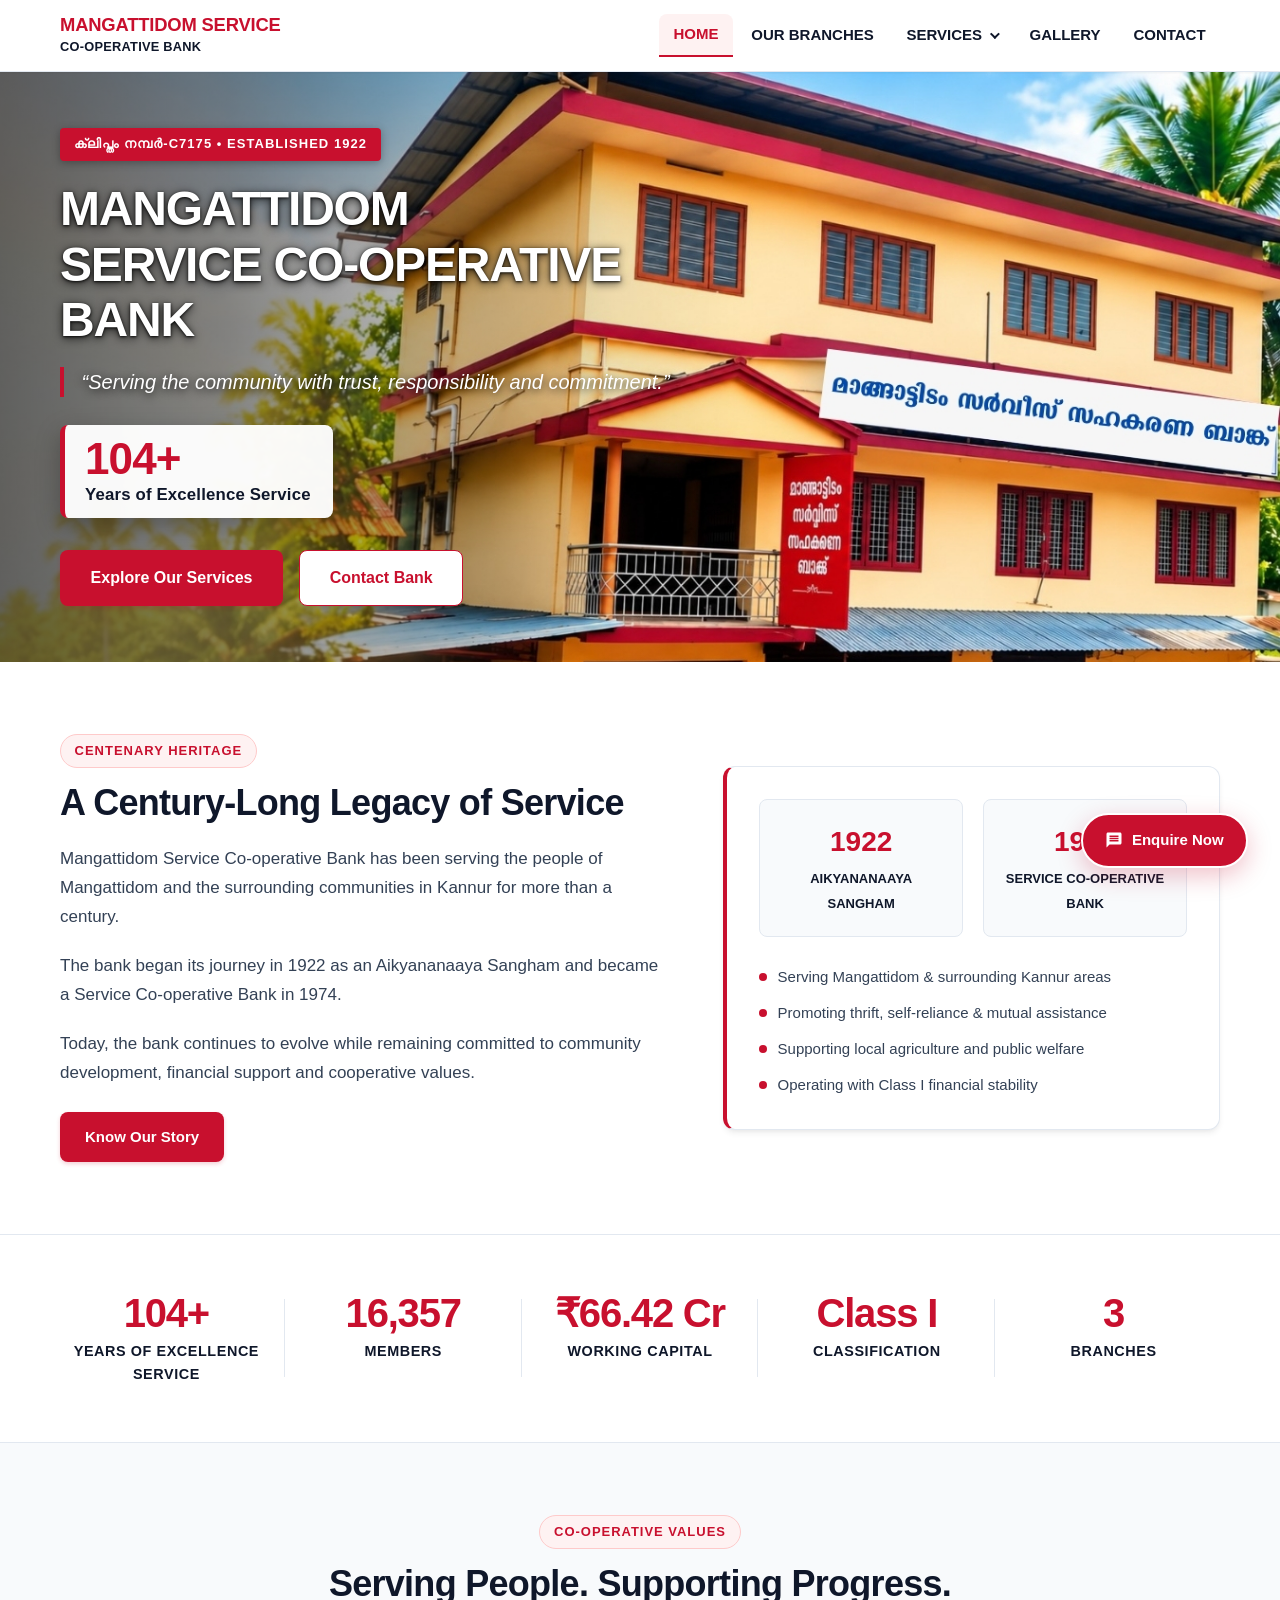
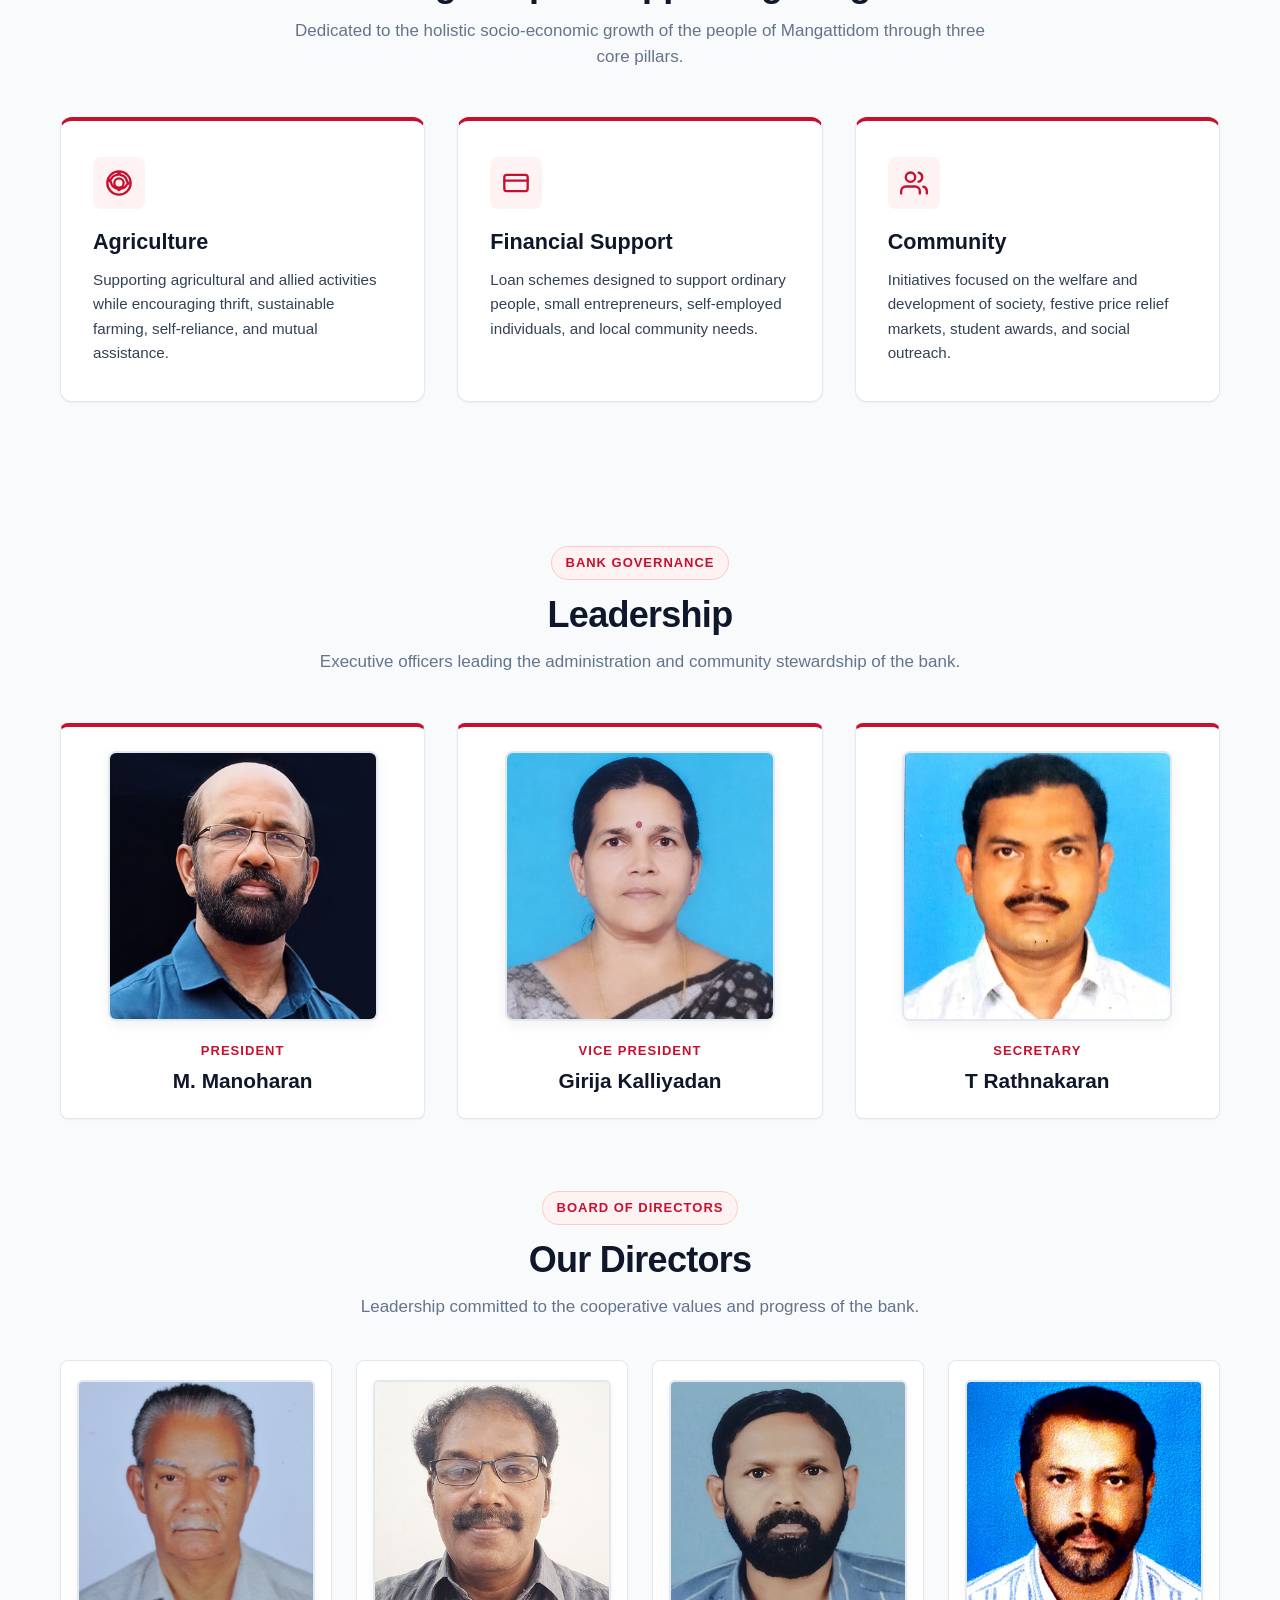
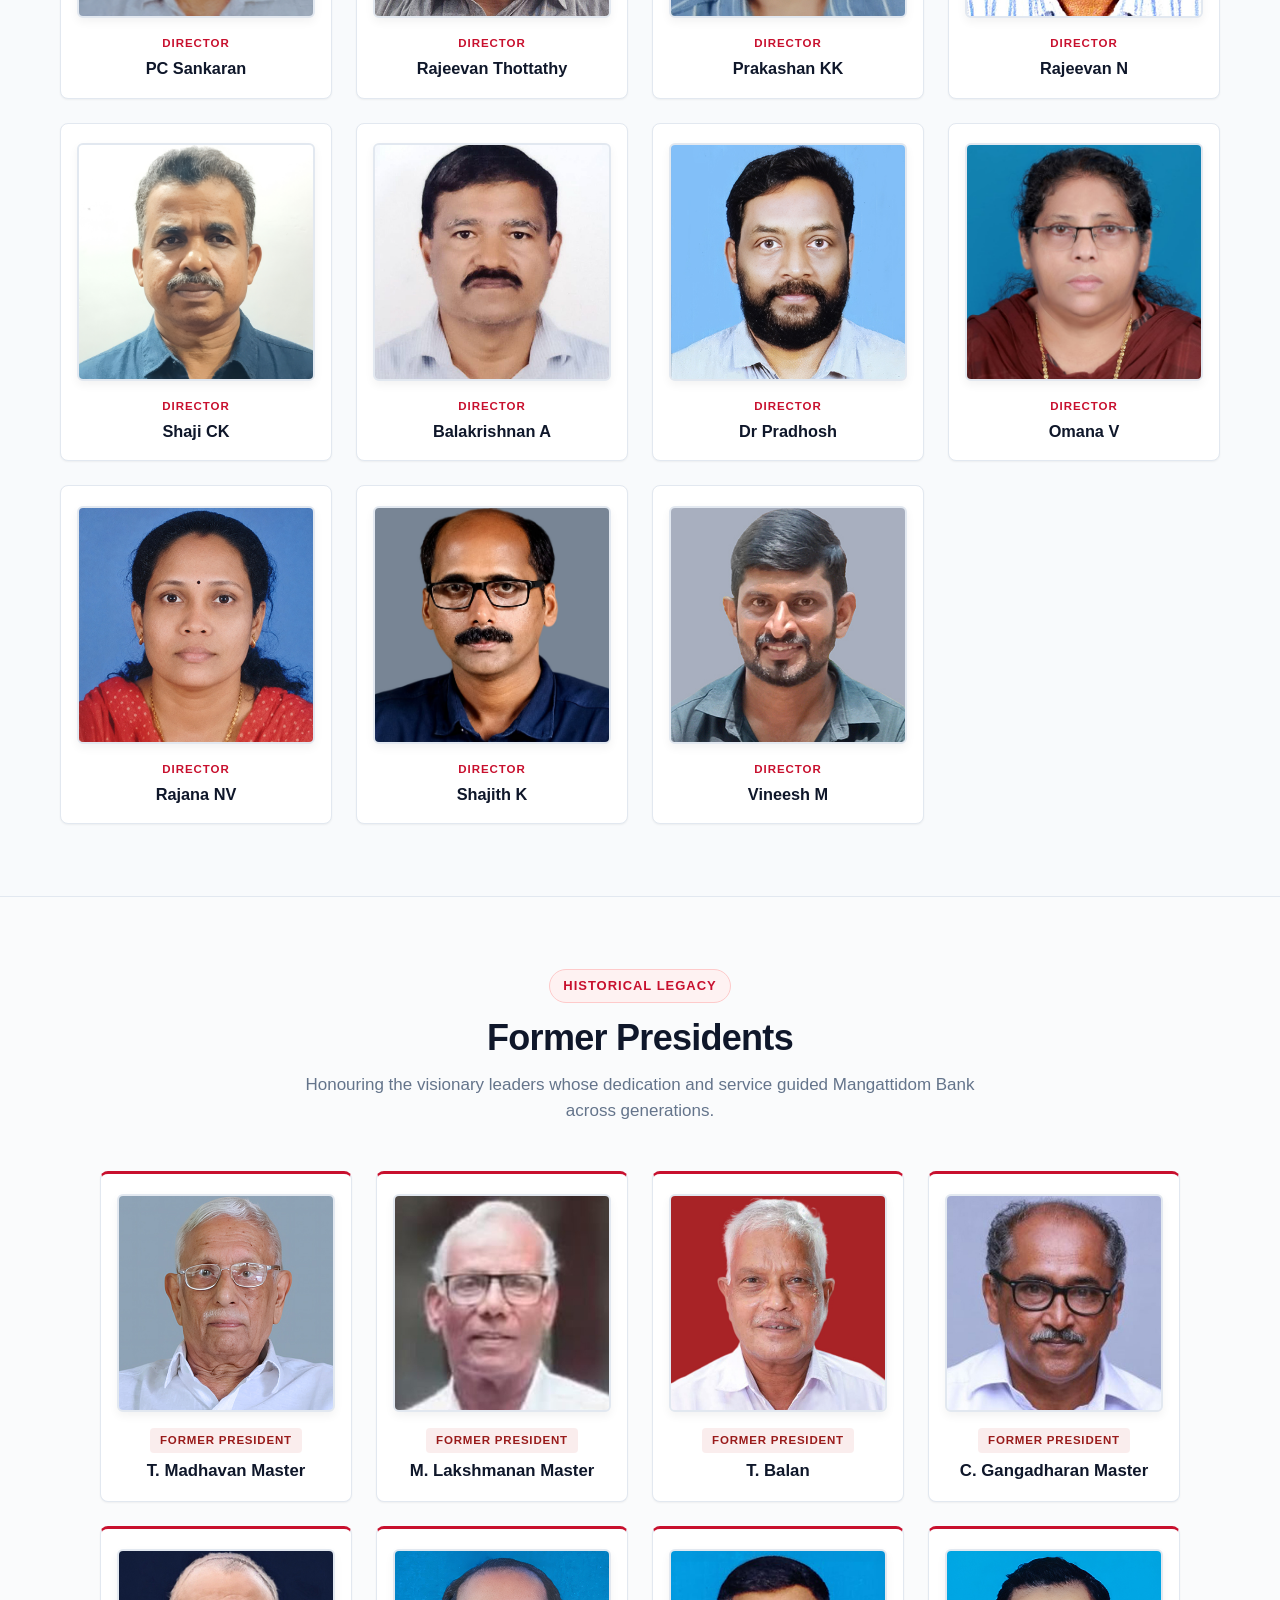
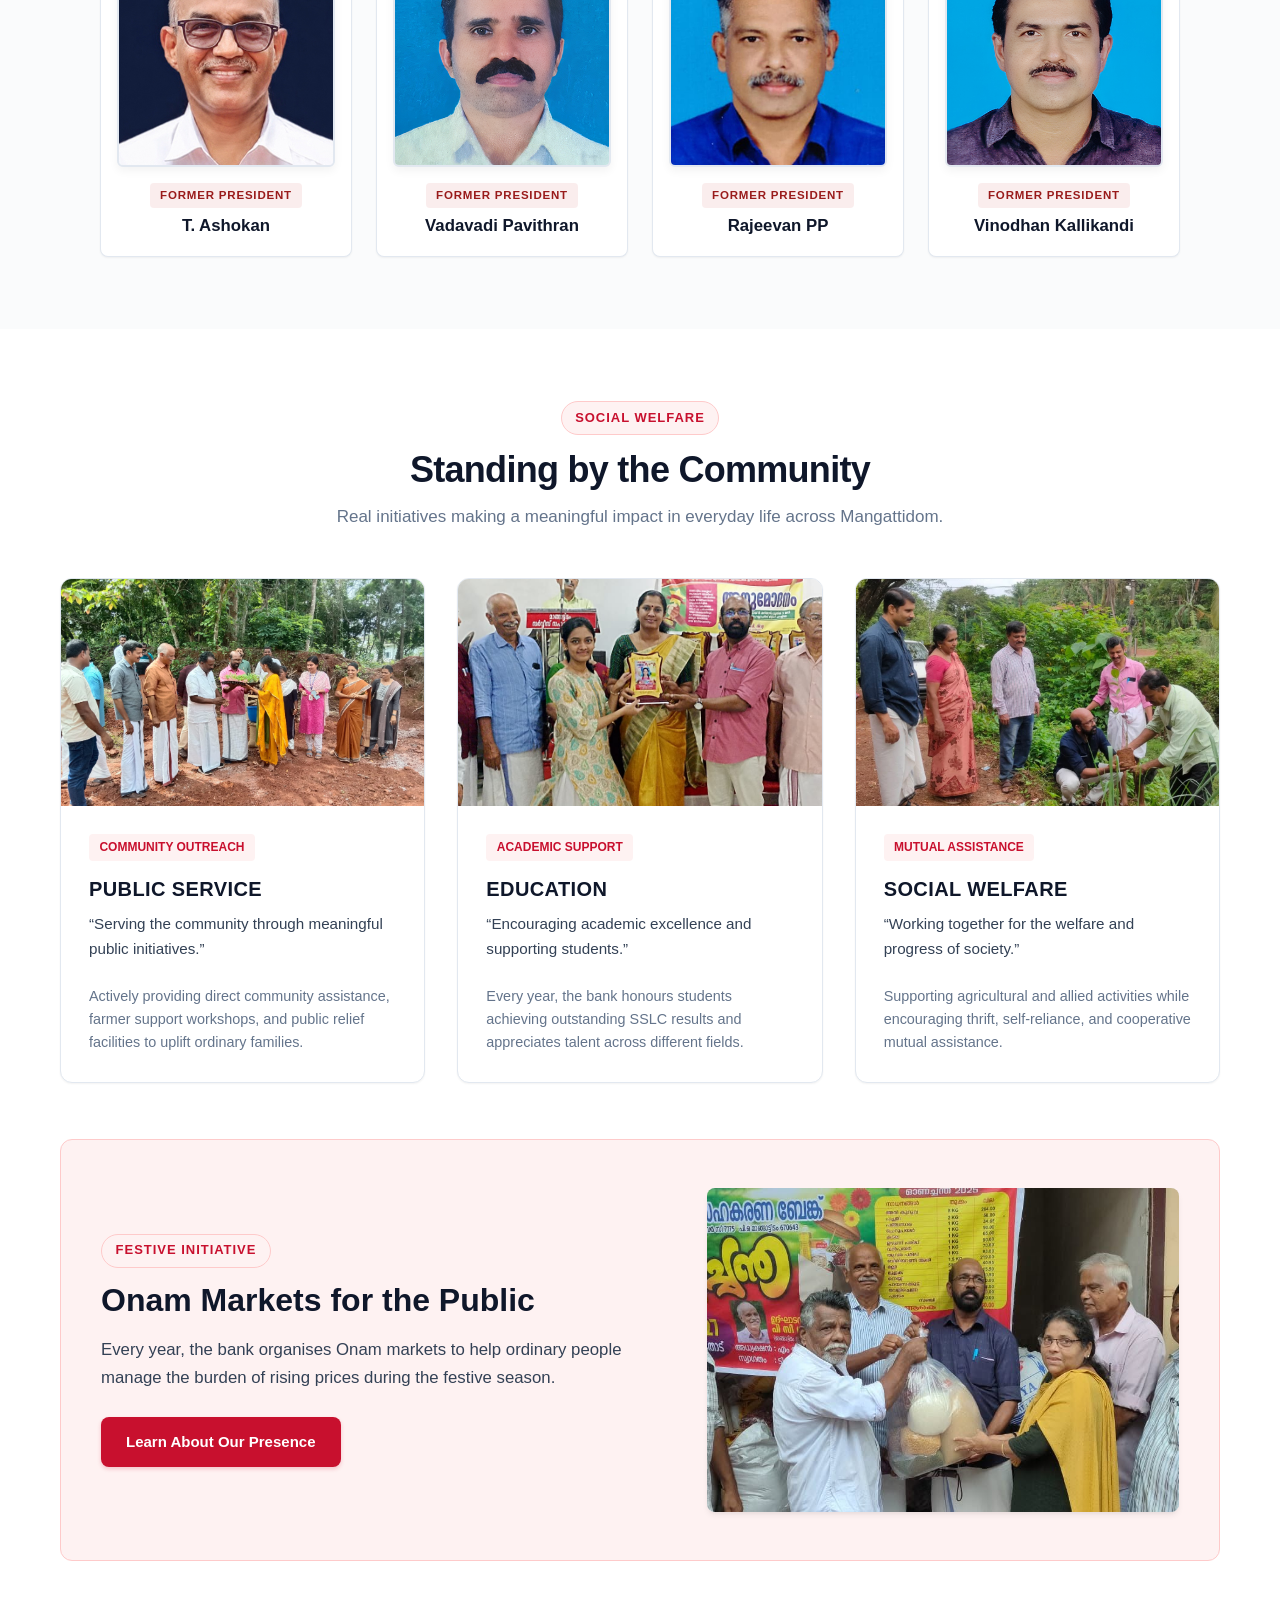
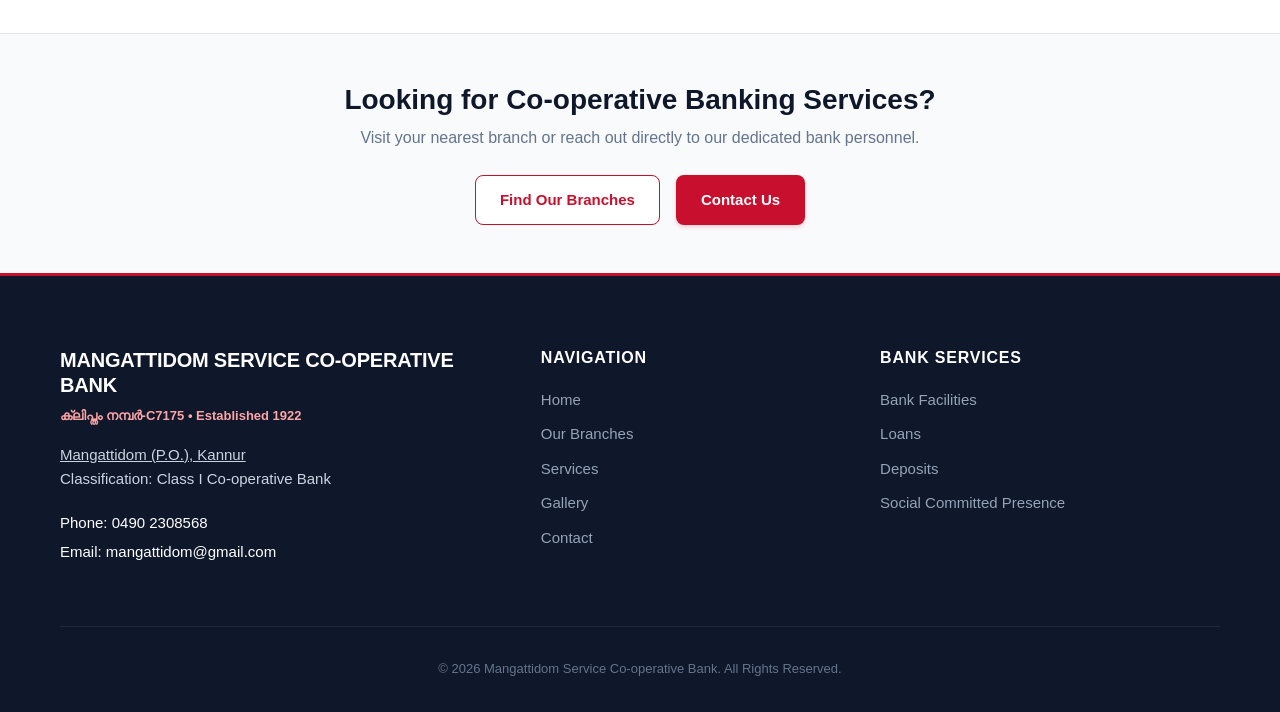
<file: index.html>
<!DOCTYPE html>
<html lang="en">
<head>
  <meta charset="UTF-8">
  <meta name="viewport" content="width=device-width, initial-scale=1.0">
  <title>Mangattidom Service Co-operative Bank | Kannur, Kerala</title>
  <meta name="description" content="Mangattidom Service Co-operative Bank (Licence No. C7175) in Kannur, Kerala. Serving the community with trust, agricultural credit, deposits, and social welfare since 1922.">
  <meta name="keywords" content="Mangattidom Service Co-operative Bank, Mangattidom cooperative bank, cooperative bank Mangattidom, Kannur cooperative bank, service cooperative bank Kannur, cooperative banking Kerala, Mangattidom bank, cooperative loans Kannur, agricultural loans Kannur, Mangattidom Service Co-operative Bank Directors">
  <link rel="canonical" href="index.html">
  
  <!-- Open Graph / Meta -->
  <meta property="og:type" content="website">
  <meta property="og:title" content="Mangattidom Service Co-operative Bank | Kannur">
  <meta property="og:description" content="Serving the community with trust, responsibility and commitment for over a century. Class I Co-operative Bank in Mangattidom, Kannur.">
  <meta property="og:image" content="assets/images/hero/main-hero.jpg">
  
  <!-- Favicon -->
  <link rel="icon" type="image/svg+xml" href="assets/icons/favicon.svg">
  <link rel="alternate icon" href="favicon.ico">

  <!-- Stylesheet -->
  <link rel="stylesheet" href="assets/css/style.css">

  <!-- Structured Data (Schema.org) -->
  <script type="application/ld+json">
  {
    "@context": "https://schema.org",
    "@type": "BankOrCreditUnion",
    "name": "Mangattidom Service Co-operative Bank",
    "alternateName": "MSCB Mangattidom",
    "description": "Class I Service Co-operative Bank serving Mangattidom and surrounding communities in Kannur, Kerala since 1922.",
    "telephone": "0490 2308568",
    "email": "mangattidom@gmail.com",
    "address": {
      "@type": "PostalAddress",
      "streetAddress": "Mangattidom (P.O.)",
      "addressLocality": "Kannur",
      "addressRegion": "Kerala",
      "addressCountry": "IN"
    },
    "hasMap": "https://maps.app.goo.gl/1b5aCrgdMfnLMhvz5",
    "foundingDate": "1922",
    "numberOfEmployees": "16357 members"
  }
  </script>
</head>
<body>


  <!-- SITE HEADER & NAVIGATION -->
  <header class="site-header">
    <div class="container">
      <nav class="navbar" aria-label="Main Navigation">
        <a href="index.html" class="brand" aria-label="Mangattidom Service Co-operative Bank Home">
          <div class="brand-text">
            <span class="brand-name">Mangattidom Service</span>
            <span class="brand-sub">Co-operative Bank</span>
          </div>
        </a>

        <button class="nav-toggle" aria-label="Toggle navigation menu" aria-expanded="false">
          <span class="nav-toggle-icon">
            <span></span>
            <span></span>
            <span></span>
          </span>
        </button>

        <div class="nav-menu">
          <a href="index.html" class="nav-link active">HOME</a>
          <a href="branches.html" class="nav-link">OUR BRANCHES</a>
          
          <!-- Services Dropdown -->
          <div class="nav-dropdown">
            <button class="nav-link dropdown-toggle" aria-haspopup="true" aria-expanded="false">
              SERVICES <span class="dropdown-caret" aria-hidden="true"></span>
            </button>
            <div class="dropdown-menu" role="menu">
              <a href="bank-facilities.html" class="dropdown-item" role="menuitem">Bank Facilities</a>
              <a href="loans.html" class="dropdown-item" role="menuitem">Loans</a>
              <a href="deposits.html" class="dropdown-item" role="menuitem">Deposits</a>
              <a href="social-committed-presence.html" class="dropdown-item" role="menuitem">Social Committed Presence</a>
            </div>
          </div>

          <a href="gallery.html" class="nav-link">GALLERY</a>
          <a href="contact.html" class="nav-link">CONTACT</a>
        </div>
      </nav>
    </div>
  </header>

  <!-- STICKY ENQUIRY BUTTON -->
  <div class="sticky-enquiry">
    <a href="contact.html" class="sticky-enquiry-btn" aria-label="Open bank enquiry page">
      <svg class="sticky-enquiry-icon" viewBox="0 0 24 24"><path d="M20 2H4c-1.1 0-1.99.9-1.99 2L2 22l4-4h14c1.1 0 2-.9 2-2V4c0-1.1-.9-2-2-2zm-2 12H6v-2h12v2zm0-3H6V9h12v2zm0-3H6V6h12v2z"/></svg>
      <span>Enquire Now</span>
    </a>
  </div>

  <main id="main-content">
    <!-- 1. MAIN HOMEPAGE HERO (NATURAL IMAGE - ZERO OVERLAY) -->
    <section class="hero" aria-label="Bank Introduction Hero">
      <div class="hero-media">
        <img src="assets/images/hero/main-hero.jpg" alt="Mangattidom Service Co-operative Bank Head Office Building" class="hero-img">
      </div>
      <div class="container">
        <div class="hero-content">
          <span class="hero-bank-badge">ക്ലിപ്തം നമ്പർ-<strong>C7175</strong> &bull; Established 1922</span>
          <h1 class="hero-title">
            Mangattidom
            <span>Service Co-operative Bank</span>
          </h1>
          <p class="hero-sub">
            &ldquo;Serving the community with trust, responsibility and commitment.&rdquo;
          </p>
          <div class="hero-years-highlight">
            <div class="hero-years-num">104+</div>
            <div class="hero-years-label">Years of Excellence Service</div>
          </div>
          <div class="hero-actions">
            <a href="services.html" class="btn btn-primary btn-lg">Explore Our Services</a>
            <a href="contact.html" class="btn btn-secondary btn-lg">Contact Bank</a>
          </div>
        </div>
      </div>
    </section>

    <!-- 2. SHORT BANK INTRODUCTION -->
    <section class="section section-white">
      <div class="container">
        <div class="legacy-grid">
          <div class="legacy-content">
            <span class="section-tag">Centenary Heritage</span>
            <h2 class="section-title">A Century-Long Legacy of Service</h2>
            <p class="legacy-text">
              Mangattidom Service Co-operative Bank has been serving the people of Mangattidom and the surrounding communities in Kannur for more than a century.
            </p>
            <p class="legacy-text">
              The bank began its journey in 1922 as an Aikyananaaya Sangham and became a Service Co-operative Bank in 1974.
            </p>
            <p class="legacy-text">
              Today, the bank continues to evolve while remaining committed to community development, financial support and cooperative values.
            </p>
            <div style="margin-top: 1.5rem;">
              <a href="social-committed-presence.html" class="btn btn-primary">Know Our Story</a>
            </div>
          </div>

          <div class="legacy-feature-card">
            <div class="timeline-badge-group">
              <div class="timeline-badge">
                <span class="timeline-year">1922</span>
                <span class="timeline-label">Aikyananaaya Sangham</span>
              </div>
              <div class="timeline-badge">
                <span class="timeline-year">1974</span>
                <span class="timeline-label">Service Co-operative Bank</span>
              </div>
            </div>
            <div class="legacy-summary-list">
              <div class="legacy-summary-item">
                <span class="legacy-summary-bullet"></span>
                <span>Serving Mangattidom & surrounding Kannur areas</span>
              </div>
              <div class="legacy-summary-item">
                <span class="legacy-summary-bullet"></span>
                <span>Promoting thrift, self-reliance & mutual assistance</span>
              </div>
              <div class="legacy-summary-item">
                <span class="legacy-summary-bullet"></span>
                <span>Supporting local agriculture and public welfare</span>
              </div>
              <div class="legacy-summary-item">
                <span class="legacy-summary-bullet"></span>
                <span>Operating with Class I financial stability</span>
              </div>
            </div>
          </div>
        </div>
      </div>
    </section>

    <!-- 3. KEY STATISTICS -->
    <section class="stats-section" aria-label="Key Bank Statistics">
      <div class="container">
        <div class="stats-grid">
          <div class="stat-item">
            <div class="stat-number">104+</div>
            <div class="stat-label">Years of Excellence Service</div>
          </div>
          <div class="stat-item">
            <div class="stat-number">16,357</div>
            <div class="stat-label">Members</div>
          </div>
          <div class="stat-item">
            <div class="stat-number">₹66.42 Cr</div>
            <div class="stat-label">Working Capital</div>
          </div>
          <div class="stat-item">
            <div class="stat-number">Class I</div>
            <div class="stat-label">Classification</div>
          </div>
          <div class="stat-item">
            <div class="stat-number">3</div>
            <div class="stat-label">Branches</div>
          </div>
        </div>
      </div>
    </section>

    <!-- 4. SERVING PEOPLE / BANK PURPOSE -->
    <section class="section section-alt">
      <div class="container">
        <div class="section-header">
          <span class="section-tag">Co-operative Values</span>
          <h2 class="section-title">Serving People. Supporting Progress.</h2>
          <p class="section-subtitle">Dedicated to the holistic socio-economic growth of the people of Mangattidom through three core pillars.</p>
        </div>

        <div class="purpose-grid">
          <div class="purpose-card">
            <div class="purpose-icon-wrap">
              <svg class="purpose-icon" viewBox="0 0 24 24" fill="none" stroke="currentColor" stroke-width="2" stroke-linecap="round" stroke-linejoin="round"><path d="M12 2a10 10 0 0 0-10 10c0 5.5 4.5 10 10 10s10-4.5 10-10A10 10 0 0 0 12 2zm1 14.93V17a1 1 0 0 1-2 0v-.07A7.002 7.002 0 0 1 5.07 11H5a1 1 0 0 1 0-2h.07A7.002 7.002 0 0 1 11 5.07V5a1 1 0 0 1 2 0v.07A7.002 7.002 0 0 1 18.93 11H19a1 1 0 0 1 0 2h-.07A7.002 7.002 0 0 1 13 16.93zM12 8a4 4 0 1 0 4 4 4 4 0 0 0-4-4z"/></svg>
            </div>
            <h3>Agriculture</h3>
            <p>Supporting agricultural and allied activities while encouraging thrift, sustainable farming, self-reliance, and mutual assistance.</p>
          </div>

          <div class="purpose-card">
            <div class="purpose-icon-wrap">
              <svg class="purpose-icon" viewBox="0 0 24 24" fill="none" stroke="currentColor" stroke-width="2" stroke-linecap="round" stroke-linejoin="round"><rect x="2" y="5" width="20" height="14" rx="2"/><line x1="2" y1="10" x2="22" y2="10"/></svg>
            </div>
            <h3>Financial Support</h3>
            <p>Loan schemes designed to support ordinary people, small entrepreneurs, self-employed individuals, and local community needs.</p>
          </div>

          <div class="purpose-card">
            <div class="purpose-icon-wrap">
              <svg class="purpose-icon" viewBox="0 0 24 24" fill="none" stroke="currentColor" stroke-width="2" stroke-linecap="round" stroke-linejoin="round"><path d="M17 21v-2a4 4 0 0 0-4-4H5a4 4 0 0 0-4 4v2"></path><circle cx="9" cy="7" r="4"></circle><path d="M23 21v-2a4 4 0 0 0-3-3.87"></path><path d="M16 3.13a4 4 0 0 1 0 7.75"></path></svg>
            </div>
            <h3>Community</h3>
            <p>Initiatives focused on the welfare and development of society, festive price relief markets, student awards, and social outreach.</p>
          </div>
        </div>
      </div>
    </section>

    <!-- 5. LEADERSHIP SECTION -->
    <section class="section leadership-section" id="leadership">
      <div class="container">
        <div class="section-header">
          <span class="section-tag">Bank Governance</span>
          <h2 class="section-title">Leadership</h2>
          <p class="section-subtitle">Executive officers leading the administration and community stewardship of the bank.</p>
        </div>

        <!-- Executive Leadership (President, Vice President, Secretary) -->
        <div class="exec-grid">
          <!-- President -->
          <div class="member-card exec-card">
            <div class="member-photo-frame">
              <img src="assets/images/leadership/president.jpg" alt="M. Manoharan - President of Mangattidom Service Co-operative Bank" class="member-photo" loading="lazy">
            </div>
            <div class="member-info">
              <span class="member-position">President</span>
              <h3 class="member-name">M. Manoharan</h3>
            </div>
          </div>

          <!-- Vice President -->
          <div class="member-card exec-card">
            <div class="member-photo-frame">
              <img src="assets/images/leadership/vice-president.jpg" alt="Girija Kalliyadan - Vice President of Mangattidom Service Co-operative Bank" class="member-photo" loading="lazy">
            </div>
            <div class="member-info">
              <span class="member-position">Vice President</span>
              <h3 class="member-name">Girija Kalliyadan</h3>
            </div>
          </div>

          <!-- Secretary -->
          <div class="member-card exec-card">
            <div class="member-photo-frame">
              <img src="assets/images/leadership/secretary.jpg" alt="T Rathnakaran - Secretary of Mangattidom Service Co-operative Bank" class="member-photo" loading="lazy">
            </div>
            <div class="member-info">
              <span class="member-position">Secretary</span>
              <h3 class="member-name">T Rathnakaran</h3>
            </div>
          </div>
        </div>

        <!-- 6. OUR DIRECTORS SECTION -->
        <div class="section-header" style="margin-top: 4.5rem; margin-bottom: 2.5rem;">
          <span class="section-tag">Board of Directors</span>
          <h2 class="section-title">Our Directors</h2>
          <p class="section-subtitle">Leadership committed to the cooperative values and progress of the bank.</p>
        </div>

        <!-- 11 Directors Grid -->
        <div class="directors-grid">
          <!-- Director 01: PC Sankaran -->
          <div class="director-card">
            <div class="director-photo-frame">
              <img src="assets/images/directors/director-01-pc-sankaran.jpg" alt="PC Sankaran - Director of Mangattidom Service Co-operative Bank" class="director-photo" loading="lazy">
            </div>
            <div class="director-info">
              <span class="director-position">Director</span>
              <h4 class="director-name">PC Sankaran</h4>
            </div>
          </div>

          <!-- Director 02: Rajeevan Thottathy -->
          <div class="director-card">
            <div class="director-photo-frame">
              <img src="assets/images/directors/director-02-rajeevan-thottathy.jpg" alt="Rajeevan Thottathy - Director of Mangattidom Service Co-operative Bank" class="director-photo" loading="lazy">
            </div>
            <div class="director-info">
              <span class="director-position">Director</span>
              <h4 class="director-name">Rajeevan Thottathy</h4>
            </div>
          </div>

          <!-- Director 03: Prakashan KK -->
          <div class="director-card">
            <div class="director-photo-frame">
              <img src="assets/images/directors/director-03-prakashan-kk.jpg" alt="Prakashan KK - Director of Mangattidom Service Co-operative Bank" class="director-photo" loading="lazy">
            </div>
            <div class="director-info">
              <span class="director-position">Director</span>
              <h4 class="director-name">Prakashan KK</h4>
            </div>
          </div>

          <!-- Director 04: Rajeevan N -->
          <div class="director-card">
            <div class="director-photo-frame">
              <img src="assets/images/directors/director-04-rajeevan-n.jpg" alt="Rajeevan N - Director of Mangattidom Service Co-operative Bank" class="director-photo" loading="lazy">
            </div>
            <div class="director-info">
              <span class="director-position">Director</span>
              <h4 class="director-name">Rajeevan N</h4>
            </div>
          </div>

          <!-- Director 05: Shaji CK -->
          <div class="director-card">
            <div class="director-photo-frame">
              <img src="assets/images/directors/director-05-shaji-ck.jpg" alt="Shaji CK - Director of Mangattidom Service Co-operative Bank" class="director-photo" loading="lazy">
            </div>
            <div class="director-info">
              <span class="director-position">Director</span>
              <h4 class="director-name">Shaji CK</h4>
            </div>
          </div>

          <!-- Director 06: Balakrishnan A -->
          <div class="director-card">
            <div class="director-photo-frame">
              <img src="assets/images/directors/director-06-balakrishnan-a.jpg" alt="Balakrishnan A - Director of Mangattidom Service Co-operative Bank" class="director-photo" loading="lazy">
            </div>
            <div class="director-info">
              <span class="director-position">Director</span>
              <h4 class="director-name">Balakrishnan A</h4>
            </div>
          </div>

          <!-- Director 07: Dr Pradhosh -->
          <div class="director-card">
            <div class="director-photo-frame">
              <img src="assets/images/directors/director-07-dr-pradhosh.jpg" alt="Dr Pradhosh - Director of Mangattidom Service Co-operative Bank" class="director-photo" loading="lazy">
            </div>
            <div class="director-info">
              <span class="director-position">Director</span>
              <h4 class="director-name">Dr Pradhosh</h4>
            </div>
          </div>

          <!-- Director 08: Omana V -->
          <div class="director-card">
            <div class="director-photo-frame">
              <img src="assets/images/directors/director-08-omana-v.jpg" alt="Omana V - Director of Mangattidom Service Co-operative Bank" class="director-photo" loading="lazy">
            </div>
            <div class="director-info">
              <span class="director-position">Director</span>
              <h4 class="director-name">Omana V</h4>
            </div>
          </div>

          <!-- Director 09: Rajana NV -->
          <div class="director-card">
            <div class="director-photo-frame">
              <img src="assets/images/directors/director-09-rajana-nv.jpg" alt="Rajana NV - Director of Mangattidom Service Co-operative Bank" class="director-photo" loading="lazy">
            </div>
            <div class="director-info">
              <span class="director-position">Director</span>
              <h4 class="director-name">Rajana NV</h4>
            </div>
          </div>

          <!-- Director 10: Shajith K -->
          <div class="director-card">
            <div class="director-photo-frame">
              <img src="assets/images/directors/director-10-shajith-k.jpg" alt="Shajith K - Director of Mangattidom Service Co-operative Bank" class="director-photo" loading="lazy">
            </div>
            <div class="director-info">
              <span class="director-position">Director</span>
              <h4 class="director-name">Shajith K</h4>
            </div>
          </div>

          <!-- Director 11: Vineesh M -->
          <div class="director-card">
            <div class="director-photo-frame">
              <img src="assets/images/directors/director-11-vineesh-m.jpg" alt="Vineesh M - Director of Mangattidom Service Co-operative Bank" class="director-photo" loading="lazy">
            </div>
            <div class="director-info">
              <span class="director-position">Director</span>
              <h4 class="director-name">Vineesh M</h4>
            </div>
          </div>
        </div>
      </div>
    </section>

    <!-- 6. FORMER PRESIDENTS SECTION -->
    <section class="section former-presidents-section" id="former-presidents">
      <div class="container">
        <div class="section-header">
          <span class="section-tag">Historical Legacy</span>
          <h2 class="section-title">Former Presidents</h2>
          <p class="section-subtitle">Honouring the visionary leaders whose dedication and service guided Mangattidom Bank across generations.</p>
        </div>

        <div class="former-presidents-grid">
          <!-- Former President 01: T. Madhavan Master -->
          <div class="former-president-card">
            <div class="former-president-photo-frame">
              <img src="assets/images/former-presidents/madhavan-master.jpg" alt="T. Madhavan Master - Former President of Mangattidom Service Co-operative Bank" class="former-president-photo" loading="lazy">
            </div>
            <div class="former-president-info">
              <span class="former-president-position">Former President</span>
              <h4 class="former-president-name">T. Madhavan Master</h4>
            </div>
          </div>

          <!-- Former President 02: M. Lakshmanan Master -->
          <div class="former-president-card">
            <div class="former-president-photo-frame">
              <img src="assets/images/former-presidents/lakshmannan.jpg" alt="M. Lakshmanan Master - Former President of Mangattidom Service Co-operative Bank" class="former-president-photo" loading="lazy">
            </div>
            <div class="former-president-info">
              <span class="former-president-position">Former President</span>
              <h4 class="former-president-name">M. Lakshmanan Master</h4>
            </div>
          </div>

          <!-- Former President 03: T. Balan -->
          <div class="former-president-card">
            <div class="former-president-photo-frame">
              <img src="assets/images/former-presidents/t-balan.jpg" alt="T. Balan - Former President of Mangattidom Service Co-operative Bank" class="former-president-photo" loading="lazy">
            </div>
            <div class="former-president-info">
              <span class="former-president-position">Former President</span>
              <h4 class="former-president-name">T. Balan</h4>
            </div>
          </div>

          <!-- Former President 04: C. Gangadharan Master -->
          <div class="former-president-card">
            <div class="former-president-photo-frame">
              <img src="assets/images/former-presidents/c-ganghadharan.jpg" alt="C. Gangadharan Master - Former President of Mangattidom Service Co-operative Bank" class="former-president-photo" loading="lazy">
            </div>
            <div class="former-president-info">
              <span class="former-president-position">Former President</span>
              <h4 class="former-president-name">C. Gangadharan Master</h4>
            </div>
          </div>

          <!-- Former President 05: T. Ashokan -->
          <div class="former-president-card">
            <div class="former-president-photo-frame">
              <img src="assets/images/former-presidents/t-ashokan.jpg" alt="T. Ashokan - Former President of Mangattidom Service Co-operative Bank" class="former-president-photo" loading="lazy">
            </div>
            <div class="former-president-info">
              <span class="former-president-position">Former President</span>
              <h4 class="former-president-name">T. Ashokan</h4>
            </div>
          </div>

          <!-- Former President 06: Vadavadi Pavithran -->
          <div class="former-president-card">
            <div class="former-president-photo-frame">
              <img src="assets/images/former-presidents/pavithran-vadavathi.jpg" alt="Vadavadi Pavithran - Former President of Mangattidom Service Co-operative Bank" class="former-president-photo" loading="lazy">
            </div>
            <div class="former-president-info">
              <span class="former-president-position">Former President</span>
              <h4 class="former-president-name">Vadavadi Pavithran</h4>
            </div>
          </div>

          <!-- Former President 07: Rajeevan PP -->
          <div class="former-president-card">
            <div class="former-president-photo-frame">
              <img src="assets/images/former-presidents/pp-rajeevan.jpg" alt="Rajeevan PP - Former President of Mangattidom Service Co-operative Bank" class="former-president-photo" loading="lazy">
            </div>
            <div class="former-president-info">
              <span class="former-president-position">Former President</span>
              <h4 class="former-president-name">Rajeevan PP</h4>
            </div>
          </div>

          <!-- Former President 08: Vinodhan Kallikandi -->
          <div class="former-president-card">
            <div class="former-president-photo-frame">
              <img src="assets/images/former-presidents/vinodhan-kallikkandy.jpg" alt="Vinodhan Kallikandi - Former President of Mangattidom Service Co-operative Bank" class="former-president-photo" loading="lazy">
            </div>
            <div class="former-president-info">
              <span class="former-president-position">Former President</span>
              <h4 class="former-president-name">Vinodhan Kallikandi</h4>
            </div>
          </div>
        </div>
      </div>
    </section>

    <!-- 7. PUBLIC SERVICE / EDUCATION / SOCIAL WELFARE -->
    <section class="section section-white">
      <div class="container">
        <div class="section-header">
          <span class="section-tag">Social Welfare</span>
          <h2 class="section-title">Standing by the Community</h2>
          <p class="section-subtitle">Real initiatives making a meaningful impact in everyday life across Mangattidom.</p>
        </div>

        <div class="community-themes-grid">
          <!-- Theme 1: Public Service -->
          <div class="theme-card">
            <div class="theme-img-wrap">
              <img src="assets/images/community/public-service.jpg" alt="Public service initiatives by Mangattidom Bank" class="theme-img" loading="lazy">
            </div>
            <div class="theme-body">
              <span class="branch-badge">Community Outreach</span>
              <h3>Public Service</h3>
              <p>&ldquo;Serving the community through meaningful public initiatives.&rdquo;</p>
              <p style="font-size: 0.9rem; color: var(--text-muted); margin-top: 0.5rem;">
                Actively providing direct community assistance, farmer support workshops, and public relief facilities to uplift ordinary families.
              </p>
            </div>
          </div>

          <!-- Theme 2: Education -->
          <div class="theme-card">
            <div class="theme-img-wrap">
              <img src="assets/images/community/education.jpg" alt="Student SSLC recognition awards" class="theme-img" loading="lazy">
            </div>
            <div class="theme-body">
              <span class="branch-badge">Academic Support</span>
              <h3>Education</h3>
              <p>&ldquo;Encouraging academic excellence and supporting students.&rdquo;</p>
              <p style="font-size: 0.9rem; color: var(--text-muted); margin-top: 0.5rem;">
                Every year, the bank honours students achieving outstanding SSLC results and appreciates talent across different fields.
              </p>
            </div>
          </div>

          <!-- Theme 3: Social Welfare -->
          <div class="theme-card">
            <div class="theme-img-wrap">
              <img src="assets/images/community/social-welfare.jpg" alt="Social welfare and agricultural cooperation" class="theme-img" loading="lazy">
            </div>
            <div class="theme-body">
              <span class="branch-badge">Mutual Assistance</span>
              <h3>Social Welfare</h3>
              <p>&ldquo;Working together for the welfare and progress of society.&rdquo;</p>
              <p style="font-size: 0.9rem; color: var(--text-muted); margin-top: 0.5rem;">
                Supporting agricultural and allied activities while encouraging thrift, self-reliance, and cooperative mutual assistance.
              </p>
            </div>
          </div>
        </div>
        <!-- 8. ONAM MARKETS FOR THE PUBLIC -->
        <div class="onam-banner">
          <div class="onam-content">
            <span class="section-tag">Festive Initiative</span>
            <h2>Onam Markets for the Public</h2>
            <p>
              Every year, the bank organises Onam markets to help ordinary people manage the burden of rising prices during the festive season.
            </p>
            <div style="margin-top: 1.5rem;">
              <a href="social-committed-presence.html" class="btn btn-primary">Learn About Our Presence</a>
            </div>
          </div>
          <div class="onam-img-wrap">
            <img src="assets/images/community/onam-market.jpg" alt="Onam Festive Market organized by Mangattidom Bank" class="onam-img" loading="lazy">
          </div>
        </div>
      </div>
    </section>

    <!-- 10. CALL-TO-ACTION / ENQUIRY -->
    <section class="section section-alt" style="padding: 3rem 0; border-top: 1px solid var(--border-light);">
      <div class="container" style="text-align: center;">
        <h2 style="font-size: 1.75rem; margin-bottom: 0.5rem;">Looking for Co-operative Banking Services?</h2>
        <p style="color: var(--text-muted); max-width: 600px; margin: 0 auto 1.5rem auto;">Visit your nearest branch or reach out directly to our dedicated bank personnel.</p>
        <div style="display: flex; gap: 1rem; justify-content: center; flex-wrap: wrap;">
          <a href="branches.html" class="btn btn-secondary">Find Our Branches</a>
          <a href="contact.html" class="btn btn-primary">Contact Us</a>
        </div>
      </div>
    </section>
  </main>

  <!-- 11. FOOTER -->
  <footer class="site-footer">
    <div class="container">
      <div class="footer-grid">
        <div class="footer-brand">
          <h3>Mangattidom Service Co-operative Bank</h3>
          <div class="footer-licence">ക്ലിപ്തം നമ്പർ-<strong>C7175</strong> &bull; Established 1922</div>
          <p class="footer-address">
            <a href="https://maps.app.goo.gl/1b5aCrgdMfnLMhvz5" target="_blank" rel="noopener noreferrer" style="color: #cbd5e1; text-decoration: underline;">
              Mangattidom (P.O.), Kannur
            </a><br>
            Classification: Class I Co-operative Bank
          </p>
          <a href="tel:04902308568" class="footer-contact-link">Phone: 0490 2308568</a>
          <a href="mailto:mangattidom@gmail.com" class="footer-contact-link">Email: mangattidom@gmail.com</a>
        </div>

        <div>
          <h4 class="footer-heading">Navigation</h4>
          <ul class="footer-nav">
            <li><a href="index.html">Home</a></li>
            <li><a href="branches.html">Our Branches</a></li>
            <li><a href="services.html">Services</a></li>
            <li><a href="gallery.html">Gallery</a></li>
            <li><a href="contact.html">Contact</a></li>
          </ul>
        </div>

        <div>
          <h4 class="footer-heading">Bank Services</h4>
          <ul class="footer-nav">
            <li><a href="bank-facilities.html">Bank Facilities</a></li>
            <li><a href="loans.html">Loans</a></li>
            <li><a href="deposits.html">Deposits</a></li>
            <li><a href="social-committed-presence.html">Social Committed Presence</a></li>
          </ul>
        </div>
      </div>

      <div class="footer-bottom">
        <p>&copy; 2026 Mangattidom Service Co-operative Bank. All Rights Reserved.</p>
      </div>
    </div>
  </footer>

  <!-- Scripts -->
  <script src="assets/js/script.js"></script>
</body>
</html>
</file>
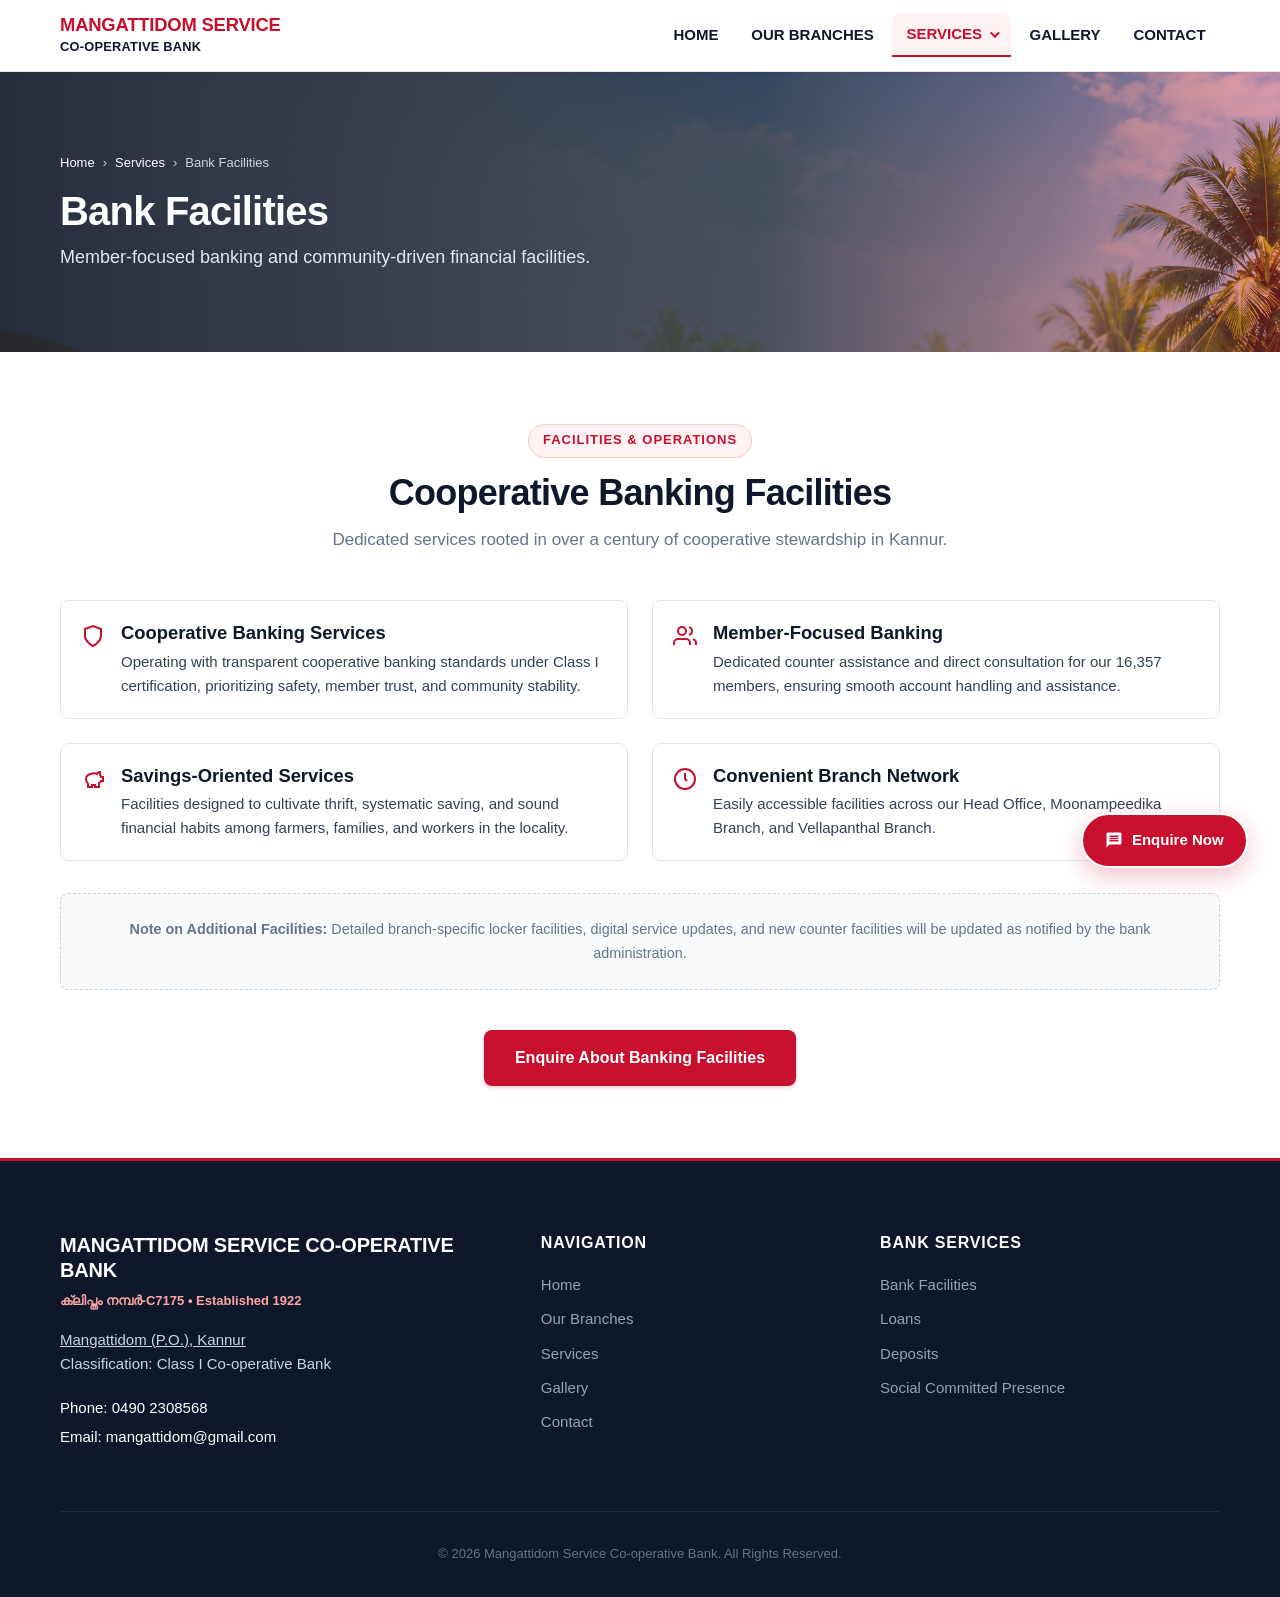
<file: bank-facilities.html>
<!DOCTYPE html>
<html lang="en">
<head>
  <meta charset="UTF-8">
  <meta name="viewport" content="width=device-width, initial-scale=1.0">
  <title>Bank Facilities | Mangattidom Service Co-operative Bank</title>
  <meta name="description" content="Explore general cooperative banking facilities, member-centric services, savings accounts, and community financial assistance at Mangattidom Service Co-operative Bank.">
  <meta name="keywords" content="Mangattidom bank facilities, cooperative banking services Kannur, member-focused banking Kannur, cooperative facilities Kerala">
  <link rel="canonical" href="bank-facilities.html">
  
  <!-- Open Graph -->
  <meta property="og:type" content="website">
  <meta property="og:title" content="Bank Facilities | Mangattidom Service Co-operative Bank">
  <meta property="og:description" content="Member-focused banking facilities and community-driven services at Mangattidom Service Co-operative Bank.">
  <meta property="og:image" content="assets/images/hero-services.png">

  <!-- Favicon -->
  <link rel="icon" type="image/svg+xml" href="assets/icons/favicon.svg">
  <link rel="alternate icon" href="favicon.svg">

  <!-- Stylesheet -->
  <link rel="stylesheet" href="assets/css/style.css">
</head>
<body>



  <!-- SITE HEADER & NAVIGATION -->
  <header class="site-header">
    <div class="container">
      <nav class="navbar" aria-label="Main Navigation">
        <a href="index.html" class="brand" aria-label="Mangattidom Service Co-operative Bank Home">
          <div class="brand-text">
            <span class="brand-name">Mangattidom Service</span>
            <span class="brand-sub">Co-operative Bank</span>
          </div>
        </a>

        <button class="nav-toggle" aria-label="Toggle navigation menu" aria-expanded="false">
          <span class="nav-toggle-icon">
            <span></span>
            <span></span>
            <span></span>
          </span>
        </button>

        <div class="nav-menu">
          <a href="index.html" class="nav-link">HOME</a>
          <a href="branches.html" class="nav-link">OUR BRANCHES</a>
          
          <div class="nav-dropdown">
            <button class="nav-link dropdown-toggle active" aria-haspopup="true" aria-expanded="false">
              SERVICES <span class="dropdown-caret" aria-hidden="true"></span>
            </button>
            <div class="dropdown-menu" role="menu">
              <a href="bank-facilities.html" class="dropdown-item active" role="menuitem">Bank Facilities</a>
              <a href="loans.html" class="dropdown-item" role="menuitem">Loans</a>
              <a href="deposits.html" class="dropdown-item" role="menuitem">Deposits</a>
              <a href="social-committed-presence.html" class="dropdown-item" role="menuitem">Social Committed Presence</a>
            </div>
          </div>

          <a href="gallery.html" class="nav-link">GALLERY</a>
          <a href="contact.html" class="nav-link">CONTACT</a>
        </div>
      </nav>
    </div>
  </header>

  <!-- STICKY ENQUIRY BUTTON -->
  <div class="sticky-enquiry">
    <a href="contact.html" class="sticky-enquiry-btn" aria-label="Open bank enquiry page">
      <svg class="sticky-enquiry-icon" viewBox="0 0 24 24"><path d="M20 2H4c-1.1 0-1.99.9-1.99 2L2 22l4-4h14c1.1 0 2-.9 2-2V4c0-1.1-.9-2-2-2zm-2 12H6v-2h12v2zm0-3H6V9h12v2zm0-3H6V6h12v2z"/></svg>
      <span>Enquire Now</span>
    </a>
  </div>

  <main id="main-content">
    <!-- PAGE HERO -->
    <section class="page-hero">
      <img src="assets/images/hero-services.png" alt="Bank facilities hero" class="page-hero-img">
      <div class="page-hero-overlay"></div>
      <div class="container">
        <div class="page-hero-content">
          <div class="breadcrumbs">
            <a href="index.html">Home</a>
            <span>&rsaquo;</span>
            <a href="services.html">Services</a>
            <span>&rsaquo;</span>
            <span>Bank Facilities</span>
          </div>
          <h1 class="page-hero-title">Bank Facilities</h1>
          <p class="page-hero-sub">Member-focused banking and community-driven financial facilities.</p>
        </div>
      </div>
    </section>

    <!-- CONTENT SECTION -->
    <section class="section section-white">
      <div class="container">
        <div class="section-header">
          <span class="section-tag">Facilities & Operations</span>
          <h2 class="section-title">Cooperative Banking Facilities</h2>
          <p class="section-subtitle">Dedicated services rooted in over a century of cooperative stewardship in Kannur.</p>
        </div>

        <div class="feature-list">
          <div class="feature-item">
            <svg class="feature-item-icon" viewBox="0 0 24 24" fill="none" stroke="currentColor" stroke-width="2"><path d="M12 22s8-4 8-10V5l-8-3-8 3v7c0 6 8 10 8 10z"/></svg>
            <div>
              <h3 style="font-size: 1.15rem; margin-bottom: 0.35rem;">Cooperative Banking Services</h3>
              <p style="font-size: 0.9375rem; color: var(--text-body);">
                Operating with transparent cooperative banking standards under Class I certification, prioritizing safety, member trust, and community stability.
              </p>
            </div>
          </div>

          <div class="feature-item">
            <svg class="feature-item-icon" viewBox="0 0 24 24" fill="none" stroke="currentColor" stroke-width="2"><path d="M17 21v-2a4 4 0 0 0-4-4H5a4 4 0 0 0-4 4v2"></path><circle cx="9" cy="7" r="4"></circle><path d="M23 21v-2a4 4 0 0 0-3-3.87"></path><path d="M16 3.13a4 4 0 0 1 0 7.75"></path></svg>
            <div>
              <h3 style="font-size: 1.15rem; margin-bottom: 0.35rem;">Member-Focused Banking</h3>
              <p style="font-size: 0.9375rem; color: var(--text-body);">
                Dedicated counter assistance and direct consultation for our 16,357 members, ensuring smooth account handling and assistance.
              </p>
            </div>
          </div>

          <div class="feature-item">
            <svg class="feature-item-icon" viewBox="0 0 24 24" fill="none" stroke="currentColor" stroke-width="2"><path d="M19 5c-1.5 0-2.8 1.4-3 2-3.5-1.5-11-.3-11 5 0 1.8 0 3 2 4.5V20h4v-2h3v2h4v-4c1-.5 1.7-1 2-2h2v-4h-2c0-1-.5-1.5-1-2V5z"/></svg>
            <div>
              <h3 style="font-size: 1.15rem; margin-bottom: 0.35rem;">Savings-Oriented Services</h3>
              <p style="font-size: 0.9375rem; color: var(--text-body);">
                Facilities designed to cultivate thrift, systematic saving, and sound financial habits among farmers, families, and workers in the locality.
              </p>
            </div>
          </div>

          <div class="feature-item">
            <svg class="feature-item-icon" viewBox="0 0 24 24" fill="none" stroke="currentColor" stroke-width="2"><circle cx="12" cy="12" r="10"/><polyline points="12 6 12 12 14 14"/></svg>
            <div>
              <h3 style="font-size: 1.15rem; margin-bottom: 0.35rem;">Convenient Branch Network</h3>
              <p style="font-size: 0.9375rem; color: var(--text-body);">
                Easily accessible facilities across our Head Office, Moonampeedika Branch, and Vellapanthal Branch.
              </p>
            </div>
          </div>
        </div>

        <!-- Future Official Information Placeholder -->
        <div class="placeholder-card">
          <p>
            <strong>Note on Additional Facilities:</strong> Detailed branch-specific locker facilities, digital service updates, and new counter facilities will be updated as notified by the bank administration.
          </p>
        </div>

        <div style="text-align: center; margin-top: 2.5rem;">
          <a href="contact.html" class="btn btn-primary btn-lg">Enquire About Banking Facilities</a>
        </div>
      </div>
    </section>
  </main>

  <!-- FOOTER -->
  <footer class="site-footer">
    <div class="container">
      <div class="footer-grid">
        <div class="footer-brand">
          <h3>Mangattidom Service Co-operative Bank</h3>
          <div class="footer-licence">ക്ലിപ്തം നമ്പർ-<strong>C7175</strong> &bull; Established 1922</div>
          <p class="footer-address">
            <a href="https://maps.app.goo.gl/1b5aCrgdMfnLMhvz5" target="_blank" rel="noopener noreferrer" style="color: #cbd5e1; text-decoration: underline;">Mangattidom (P.O.), Kannur</a><br>
            Classification: Class I Co-operative Bank
          </p>
          <a href="tel:04902308568" class="footer-contact-link">Phone: 0490 2308568</a>
          <a href="mailto:mangattidom@gmail.com" class="footer-contact-link">Email: mangattidom@gmail.com</a>
        </div>

        <div>
          <h4 class="footer-heading">Navigation</h4>
          <ul class="footer-nav">
            <li><a href="index.html">Home</a></li>
            <li><a href="branches.html">Our Branches</a></li>
            <li><a href="services.html">Services</a></li>
            <li><a href="gallery.html">Gallery</a></li>
            <li><a href="contact.html">Contact</a></li>
          </ul>
        </div>

        <div>
          <h4 class="footer-heading">Bank Services</h4>
          <ul class="footer-nav">
            <li><a href="bank-facilities.html">Bank Facilities</a></li>
            <li><a href="loans.html">Loans</a></li>
            <li><a href="deposits.html">Deposits</a></li>
            <li><a href="social-committed-presence.html">Social Committed Presence</a></li>
          </ul>
        </div>
      </div>

      <div class="footer-bottom">
        <p>&copy; 2026 Mangattidom Service Co-operative Bank. All Rights Reserved.</p>
      </div>
    </div>
  </footer>

  <script src="assets/js/script.js"></script>
</body>
</html>
</file>
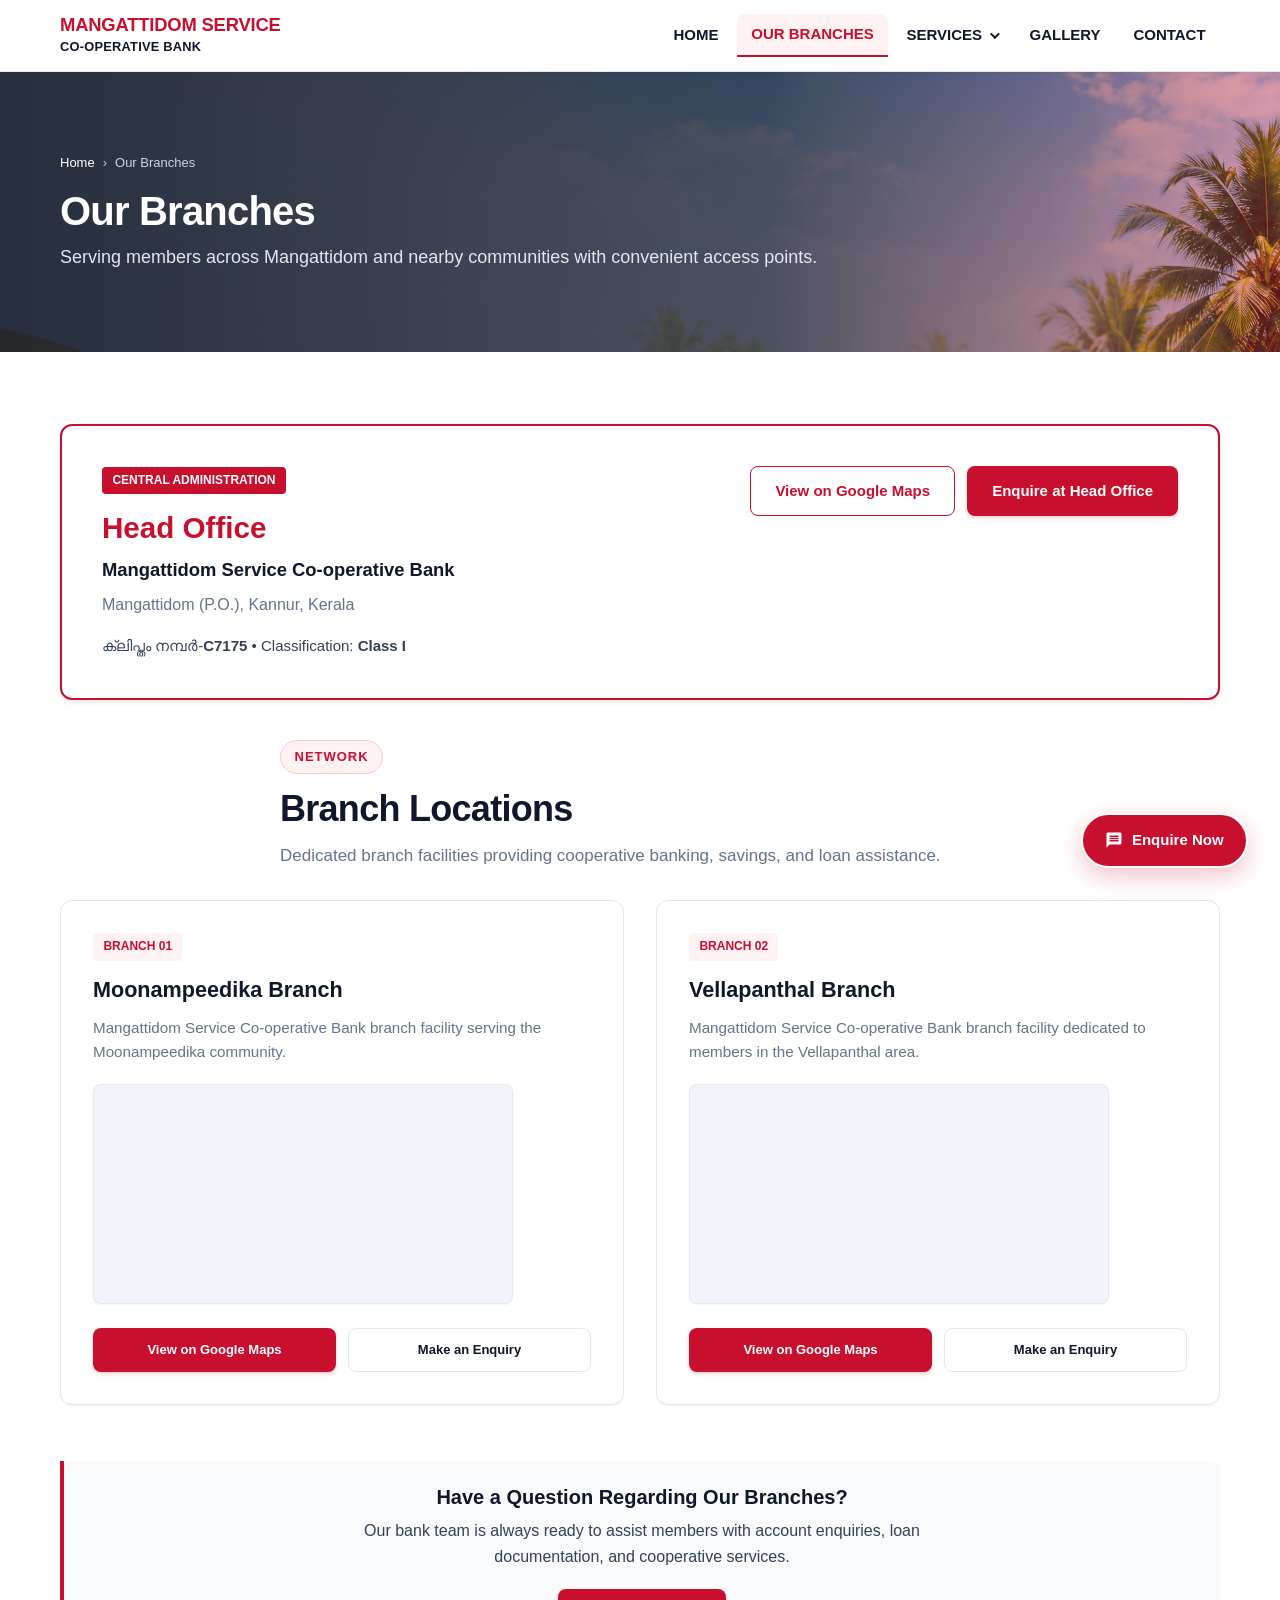
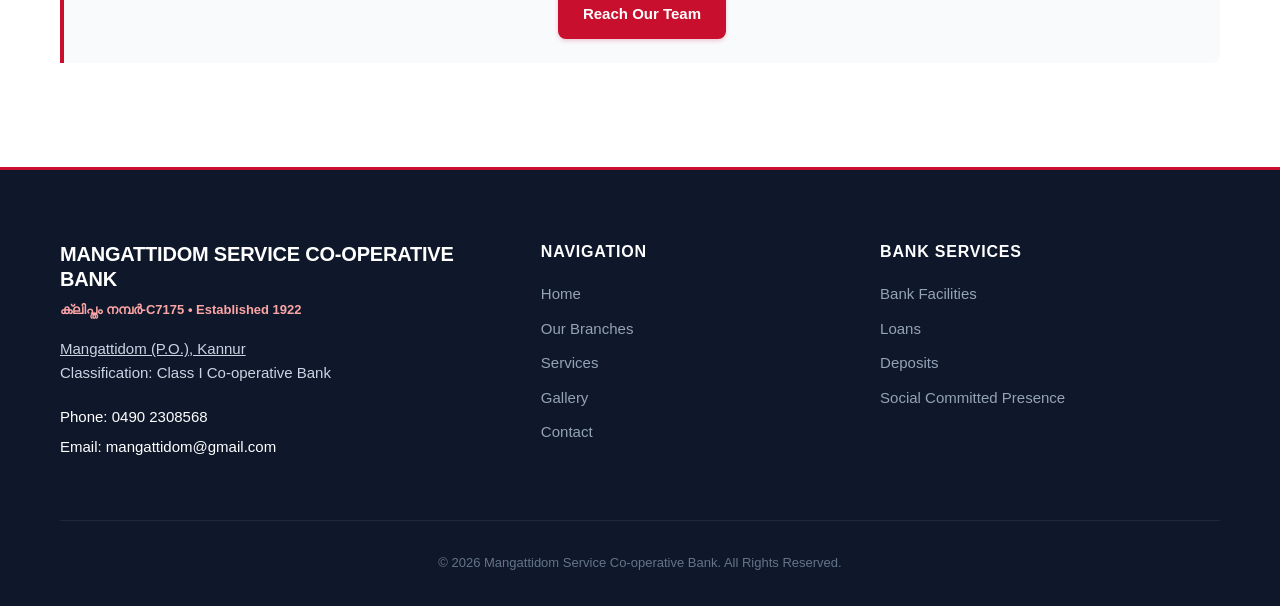
<file: branches.html>
<!DOCTYPE html>
<html lang="en">
<head>
  <meta charset="UTF-8">
  <meta name="viewport" content="width=device-width, initial-scale=1.0">
  <title>Our Branches | Mangattidom Service Co-operative Bank</title>
  <meta name="description" content="Branches of Mangattidom Service Co-operative Bank in Kannur: Head Office Mangattidom, Moonampeedika Branch, and Vellapanthal Branch.">
  <meta name="keywords" content="Mangattidom Service Co-operative Bank branches, Mangattidom cooperative bank, Moonampeedika branch, Vellapanthal branch, Kannur cooperative bank">
  <link rel="canonical" href="branches.html">
  
  <!-- Open Graph -->
  <meta property="og:type" content="website">
  <meta property="og:title" content="Our Branches | Mangattidom Service Co-operative Bank">
  <meta property="og:description" content="Locate our Head Office and branches serving Mangattidom and surrounding Kannur regions.">
  <meta property="og:image" content="assets/images/hero-services.png">

  <!-- Favicon -->
  <link rel="icon" type="image/svg+xml" href="assets/icons/favicon.svg">
  <link rel="alternate icon" href="favicon.svg">

  <!-- Stylesheet -->
  <link rel="stylesheet" href="assets/css/style.css">
</head>
<body>



  <!-- SITE HEADER & NAVIGATION -->
  <header class="site-header">
    <div class="container">
      <nav class="navbar" aria-label="Main Navigation">
        <a href="index.html" class="brand" aria-label="Mangattidom Service Co-operative Bank Home">
          <div class="brand-text">
            <span class="brand-name">Mangattidom Service</span>
            <span class="brand-sub">Co-operative Bank</span>
          </div>
        </a>

        <button class="nav-toggle" aria-label="Toggle navigation menu" aria-expanded="false">
          <span class="nav-toggle-icon">
            <span></span>
            <span></span>
            <span></span>
          </span>
        </button>

        <div class="nav-menu">
          <a href="index.html" class="nav-link">HOME</a>
          <a href="branches.html" class="nav-link active">OUR BRANCHES</a>
          
          <div class="nav-dropdown">
            <button class="nav-link dropdown-toggle" aria-haspopup="true" aria-expanded="false">
              SERVICES <span class="dropdown-caret" aria-hidden="true"></span>
            </button>
            <div class="dropdown-menu" role="menu">
              <a href="bank-facilities.html" class="dropdown-item" role="menuitem">Bank Facilities</a>
              <a href="loans.html" class="dropdown-item" role="menuitem">Loans</a>
              <a href="deposits.html" class="dropdown-item" role="menuitem">Deposits</a>
              <a href="social-committed-presence.html" class="dropdown-item" role="menuitem">Social Committed Presence</a>
            </div>
          </div>

          <a href="gallery.html" class="nav-link">GALLERY</a>
          <a href="contact.html" class="nav-link">CONTACT</a>
        </div>
      </nav>
    </div>
  </header>

  <!-- STICKY ENQUIRY BUTTON -->
  <div class="sticky-enquiry">
    <a href="contact.html" class="sticky-enquiry-btn" aria-label="Open bank enquiry page">
      <svg class="sticky-enquiry-icon" viewBox="0 0 24 24"><path d="M20 2H4c-1.1 0-1.99.9-1.99 2L2 22l4-4h14c1.1 0 2-.9 2-2V4c0-1.1-.9-2-2-2zm-2 12H6v-2h12v2zm0-3H6V9h12v2zm0-3H6V6h12v2z"/></svg>
      <span>Enquire Now</span>
    </a>
  </div>

  <main id="main-content">
    <!-- PAGE HERO -->
    <section class="page-hero">
      <img src="assets/images/hero-services.png" alt="Bank facilities and branches banner" class="page-hero-img">
      <div class="page-hero-overlay"></div>
      <div class="container">
        <div class="page-hero-content">
          <div class="breadcrumbs">
            <a href="index.html">Home</a>
            <span>&rsaquo;</span>
            <span>Our Branches</span>
          </div>
          <h1 class="page-hero-title">Our Branches</h1>
          <p class="page-hero-sub">Serving members across Mangattidom and nearby communities with convenient access points.</p>
        </div>
      </div>
    </section>

    <!-- BRANCHES SECTION -->
    <section class="section section-white">
      <div class="container">
        <!-- Head Office Card -->
        <div class="head-office-card">
          <div style="display: flex; justify-content: space-between; align-items: flex-start; flex-wrap: wrap; gap: 1rem;">
            <div>
              <span class="branch-badge" style="background-color: var(--primary-red); color: #ffffff;">Central Administration</span>
              <h2 style="font-size: 1.85rem; margin-bottom: 0.5rem; color: var(--primary-red);">Head Office</h2>
              <p style="font-size: 1.15rem; font-weight: 700; color: var(--text-dark); margin-bottom: 0.5rem;">
                Mangattidom Service Co-operative Bank
              </p>
              <p style="color: var(--text-muted); font-size: 1rem; margin-bottom: 1rem;">
                Mangattidom (P.O.), Kannur, Kerala
              </p>
              <p style="font-size: 0.9375rem; color: var(--text-body);">
                ക്ലിപ്തം നമ്പർ-<strong>C7175</strong> &bull; Classification: <strong>Class I</strong>
              </p>
            </div>
            <div style="display: flex; gap: 0.75rem; flex-wrap: wrap;">
              <a href="https://maps.app.goo.gl/1b5aCrgdMfnLMhvz5" target="_blank" rel="noopener noreferrer" class="btn btn-secondary">View on Google Maps</a>
              <a href="contact.html" class="btn btn-primary">Enquire at Head Office</a>
            </div>
          </div>
        </div>

        <div class="section-header" style="margin-bottom: 2rem; text-align: left;">
          <span class="section-tag">Network</span>
          <h2 class="section-title">Branch Locations</h2>
          <p class="section-subtitle">Dedicated branch facilities providing cooperative banking, savings, and loan assistance.</p>
        </div>

        <!-- 2 Branches Grid -->
        <div class="branch-grid">
          <!-- Moonampeedika Branch -->
          <div class="branch-card">
            <span class="branch-badge">Branch 01</span>
            <h3>Moonampeedika Branch</h3>
            <p style="color: var(--text-muted); font-size: 0.95rem; margin-bottom: 1.25rem;">
              Mangattidom Service Co-operative Bank branch facility serving the Moonampeedika community.
            </p>
            <div class="branch-map-box">
              <iframe src="https://maps.google.com/maps?q=11.8626426,75.5681753&amp;hl=en&amp;z=16&amp;output=embed" class="branch-map-iframe" loading="lazy" referrerpolicy="no-referrer-when-downgrade" title="Moonampeedika Branch Location on Google Maps"></iframe>
            </div>
            <div class="branch-card-actions">
              <a href="https://maps.app.goo.gl/Rz1Rt7x7CRW6rSGH7?g_st=ac" target="_blank" rel="noopener noreferrer" class="btn btn-primary btn-sm">View on Google Maps</a>
              <a href="contact.html" class="btn btn-light btn-sm">Make an Enquiry</a>
            </div>
          </div>

          <!-- Vellapanthal Branch -->
          <div class="branch-card">
            <span class="branch-badge">Branch 02</span>
            <h3>Vellapanthal Branch</h3>
            <p style="color: var(--text-muted); font-size: 0.95rem; margin-bottom: 1.25rem;">
              Mangattidom Service Co-operative Bank branch facility dedicated to members in the Vellapanthal area.
            </p>
            <div class="branch-map-box">
              <iframe src="https://maps.google.com/maps?q=11.8380336,75.5382171&amp;hl=en&amp;z=16&amp;output=embed" class="branch-map-iframe" loading="lazy" referrerpolicy="no-referrer-when-downgrade" title="Vellapanthal Branch Location on Google Maps"></iframe>
            </div>
            <div class="branch-card-actions">
              <a href="https://maps.app.goo.gl/eFfHtFRzUsNftTHD8?g_st=ac" target="_blank" rel="noopener noreferrer" class="btn btn-primary btn-sm">View on Google Maps</a>
              <a href="contact.html" class="btn btn-light btn-sm">Make an Enquiry</a>
            </div>
          </div>
        </div>

        <!-- Enquiry Callout Box -->
        <div class="info-box" style="margin-top: 3.5rem; text-align: center;">
          <h3 style="font-size: 1.25rem; margin-bottom: 0.5rem;">Have a Question Regarding Our Branches?</h3>
          <p style="color: var(--text-body); max-width: 650px; margin: 0 auto 1.25rem auto;">
            Our bank team is always ready to assist members with account enquiries, loan documentation, and cooperative services.
          </p>
          <a href="contact.html" class="btn btn-primary">Reach Our Team</a>
        </div>
      </div>
    </section>
  </main>

  <!-- FOOTER -->
  <footer class="site-footer">
    <div class="container">
      <div class="footer-grid">
        <div class="footer-brand">
          <h3>Mangattidom Service Co-operative Bank</h3>
          <div class="footer-licence">ക്ലിപ്തം നമ്പർ-<strong>C7175</strong> &bull; Established 1922</div>
          <p class="footer-address">
            <a href="https://maps.app.goo.gl/1b5aCrgdMfnLMhvz5" target="_blank" rel="noopener noreferrer" style="color: #cbd5e1; text-decoration: underline;">Mangattidom (P.O.), Kannur</a><br>
            Classification: Class I Co-operative Bank
          </p>
          <a href="tel:04902308568" class="footer-contact-link">Phone: 0490 2308568</a>
          <a href="mailto:mangattidom@gmail.com" class="footer-contact-link">Email: mangattidom@gmail.com</a>
        </div>

        <div>
          <h4 class="footer-heading">Navigation</h4>
          <ul class="footer-nav">
            <li><a href="index.html">Home</a></li>
            <li><a href="branches.html">Our Branches</a></li>
            <li><a href="services.html">Services</a></li>
            <li><a href="gallery.html">Gallery</a></li>
            <li><a href="contact.html">Contact</a></li>
          </ul>
        </div>

        <div>
          <h4 class="footer-heading">Bank Services</h4>
          <ul class="footer-nav">
            <li><a href="bank-facilities.html">Bank Facilities</a></li>
            <li><a href="loans.html">Loans</a></li>
            <li><a href="deposits.html">Deposits</a></li>
            <li><a href="social-committed-presence.html">Social Committed Presence</a></li>
          </ul>
        </div>
      </div>

      <div class="footer-bottom">
        <p>&copy; 2026 Mangattidom Service Co-operative Bank. All Rights Reserved.</p>
      </div>
    </div>
  </footer>

  <script src="assets/js/script.js"></script>
</body>
</html>
</file>
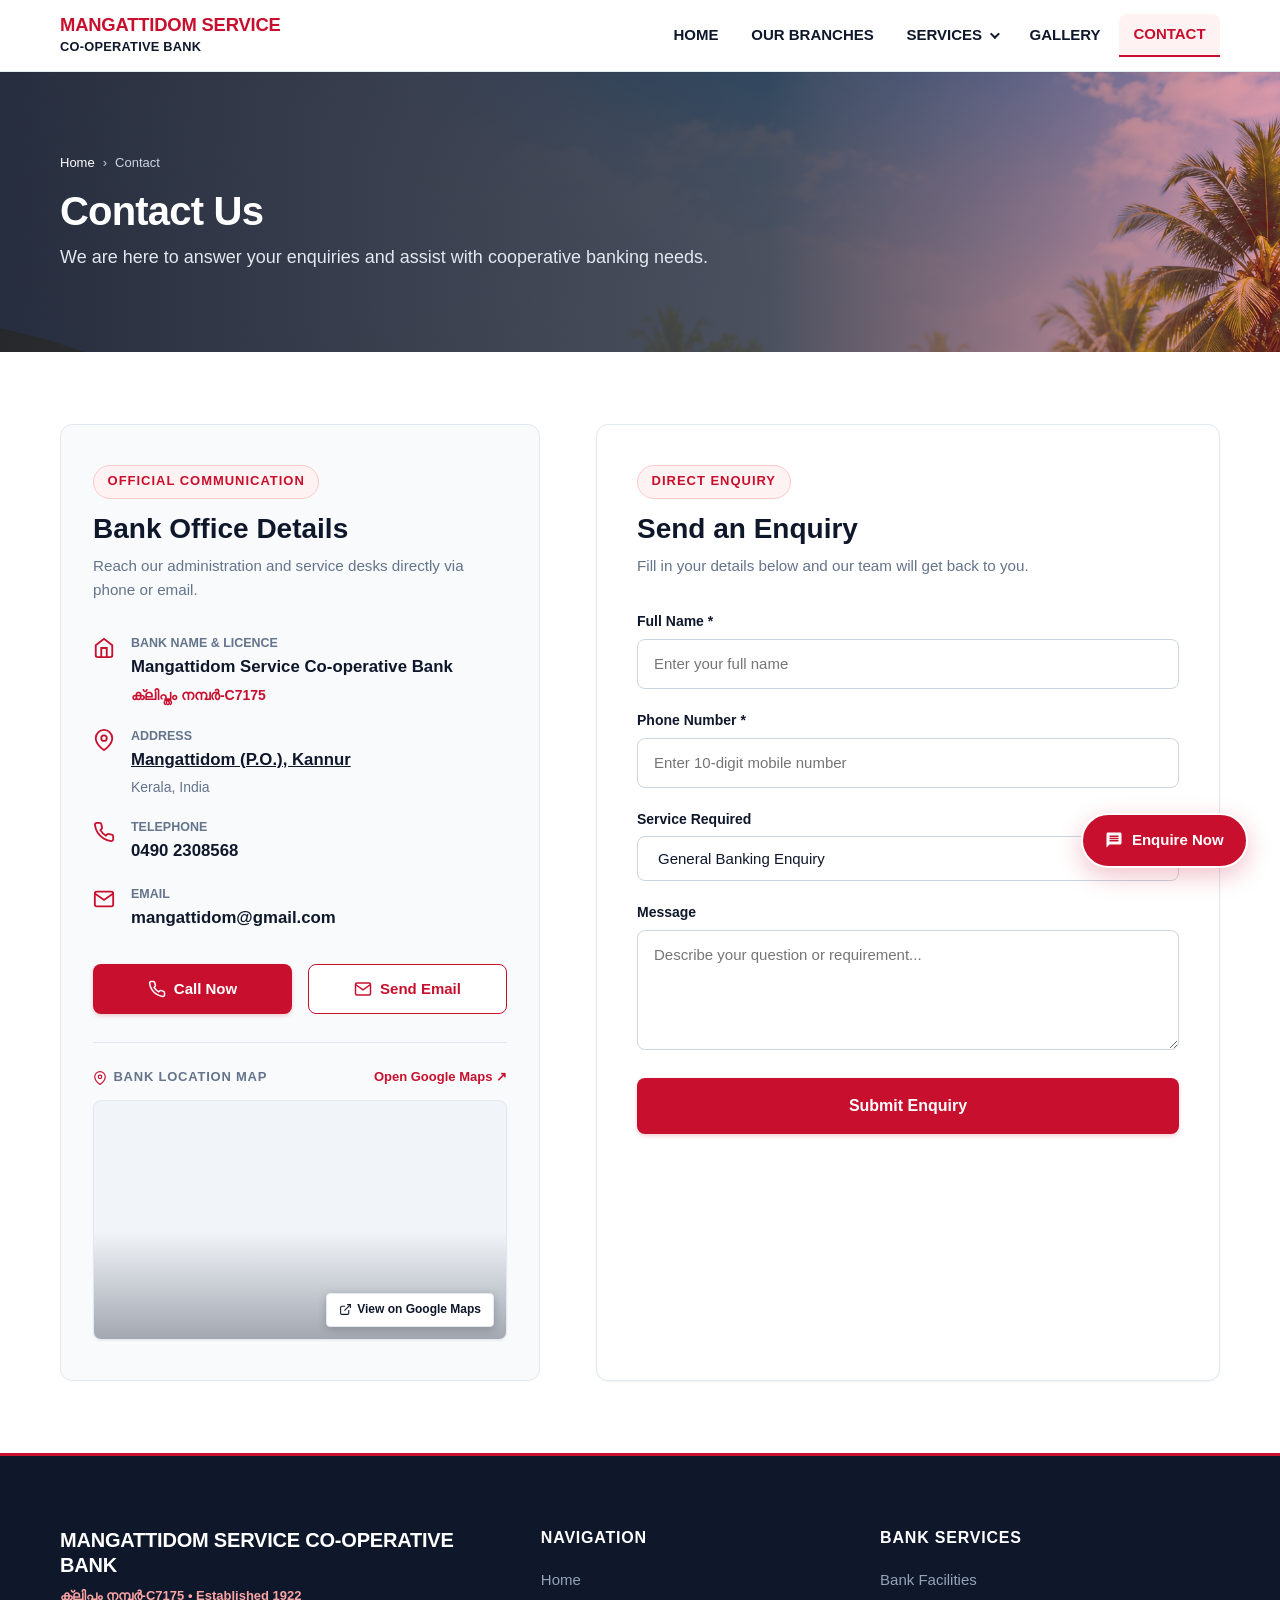
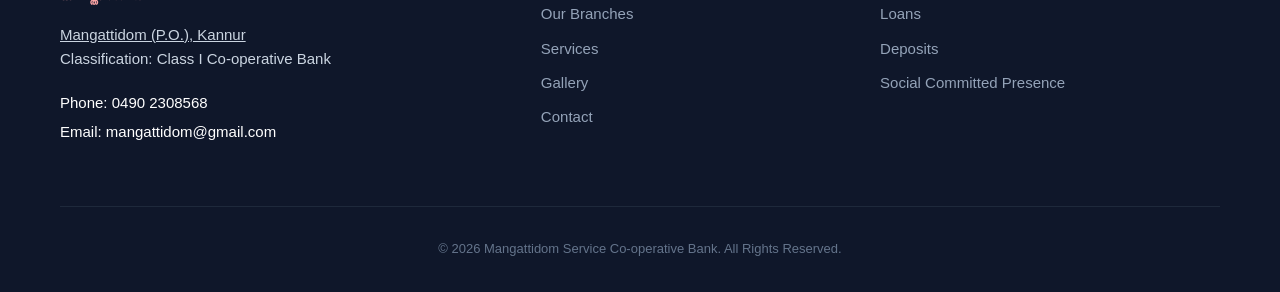
<file: contact.html>
<!DOCTYPE html>
<html lang="en">
<head>
  <meta charset="UTF-8">
  <meta name="viewport" content="width=device-width, initial-scale=1.0">
  <title>Contact Us | Mangattidom Service Co-operative Bank</title>
  <meta name="description" content="Contact Mangattidom Service Co-operative Bank in Kannur. Phone: 0490 2308568, Email: mangattidom@gmail.com, Address: Mangattidom (P.O.), Kannur, Kerala.">
  <meta name="keywords" content="Mangattidom bank contact, Mangattidom cooperative bank phone number, Kannur bank enquiry, cooperative bank email Kannur">
  <link rel="canonical" href="contact.html">
  
  <!-- Open Graph -->
  <meta property="og:type" content="website">
  <meta property="og:title" content="Contact Us | Mangattidom Service Co-operative Bank">
  <meta property="og:description" content="Reach out to our Head Office or send an enquiry directly. We are here to assist you.">
  <meta property="og:image" content="assets/images/hero-services.png">

  <!-- Favicon -->
  <link rel="icon" type="image/svg+xml" href="assets/icons/favicon.svg">
  <link rel="alternate icon" href="favicon.svg">

  <!-- Stylesheet -->
  <link rel="stylesheet" href="assets/css/style.css">
</head>
<body>



  <!-- SITE HEADER & NAVIGATION -->
  <header class="site-header">
    <div class="container">
      <nav class="navbar" aria-label="Main Navigation">
        <a href="index.html" class="brand" aria-label="Mangattidom Service Co-operative Bank Home">
          <div class="brand-text">
            <span class="brand-name">Mangattidom Service</span>
            <span class="brand-sub">Co-operative Bank</span>
          </div>
        </a>

        <button class="nav-toggle" aria-label="Toggle navigation menu" aria-expanded="false">
          <span class="nav-toggle-icon">
            <span></span>
            <span></span>
            <span></span>
          </span>
        </button>

        <div class="nav-menu">
          <a href="index.html" class="nav-link">HOME</a>
          <a href="branches.html" class="nav-link">OUR BRANCHES</a>
          
          <div class="nav-dropdown">
            <button class="nav-link dropdown-toggle" aria-haspopup="true" aria-expanded="false">
              SERVICES <span class="dropdown-caret" aria-hidden="true"></span>
            </button>
            <div class="dropdown-menu" role="menu">
              <a href="bank-facilities.html" class="dropdown-item" role="menuitem">Bank Facilities</a>
              <a href="loans.html" class="dropdown-item" role="menuitem">Loans</a>
              <a href="deposits.html" class="dropdown-item" role="menuitem">Deposits</a>
              <a href="social-committed-presence.html" class="dropdown-item" role="menuitem">Social Committed Presence</a>
            </div>
          </div>

          <a href="gallery.html" class="nav-link">GALLERY</a>
          <a href="contact.html" class="nav-link active">CONTACT</a>
        </div>
      </nav>
    </div>
  </header>

  <!-- STICKY ENQUIRY BUTTON -->
  <div class="sticky-enquiry">
    <a href="contact.html" class="sticky-enquiry-btn" aria-label="Open bank enquiry page">
      <svg class="sticky-enquiry-icon" viewBox="0 0 24 24"><path d="M20 2H4c-1.1 0-1.99.9-1.99 2L2 22l4-4h14c1.1 0 2-.9 2-2V4c0-1.1-.9-2-2-2zm-2 12H6v-2h12v2zm0-3H6V9h12v2zm0-3H6V6h12v2z"/></svg>
      <span>Enquire Now</span>
    </a>
  </div>

  <main id="main-content">
    <!-- PAGE HERO -->
    <section class="page-hero">
      <img src="assets/images/hero-services.png" alt="Contact Us Banner" class="page-hero-img">
      <div class="page-hero-overlay"></div>
      <div class="container">
        <div class="page-hero-content">
          <div class="breadcrumbs">
            <a href="index.html">Home</a>
            <span>&rsaquo;</span>
            <span>Contact</span>
          </div>
          <h1 class="page-hero-title">Contact Us</h1>
          <p class="page-hero-sub">We are here to answer your enquiries and assist with cooperative banking needs.</p>
        </div>
      </div>
    </section>

    <!-- CONTACT DETAILS & FORM -->
    <section class="section section-white">
      <div class="container">
        <div class="contact-layout">
          <!-- Left: Official Details -->
          <div class="contact-info-card">
            <span class="section-tag">Official Communication</span>
            <h2 style="font-size: 1.75rem; margin-bottom: 0.5rem;">Bank Office Details</h2>
            <p style="color: var(--text-muted); font-size: 0.95rem;">
              Reach our administration and service desks directly via phone or email.
            </p>

            <div class="contact-detail-group">
              <div class="contact-detail-item">
                <svg class="contact-icon" viewBox="0 0 24 24" fill="none" stroke="currentColor" stroke-width="2"><path d="M3 9l9-7 9 7v11a2 2 0 0 1-2 2H5a2 2 0 0 1-2-2z"></path><polyline points="9 22 9 12 15 12 15 22"></polyline></svg>
                <div>
                  <div class="contact-label">Bank Name & Licence</div>
                  <div class="contact-value">Mangattidom Service Co-operative Bank</div>
                  <div style="font-size: 0.875rem; color: var(--primary-red); font-weight: 600; margin-top: 0.2rem;">ക്ലിപ്തം നമ്പർ-<strong>C7175</strong></div>
                </div>
              </div>

              <div class="contact-detail-item">
                <svg class="contact-icon" viewBox="0 0 24 24" fill="none" stroke="currentColor" stroke-width="2"><path d="M21 10c0 7-9 13-9 13s-9-6-9-13a9 9 0 0 1 18 0z"></path><circle cx="12" cy="10" r="3"></circle></svg>
                <div>
                  <div class="contact-label">Address</div>
                  <div class="contact-value"><a href="https://maps.app.goo.gl/1b5aCrgdMfnLMhvz5" target="_blank" rel="noopener noreferrer" style="color: var(--text-dark); text-decoration: underline;">Mangattidom (P.O.), Kannur</a></div>
                  <div style="font-size: 0.875rem; color: var(--text-muted); margin-top: 0.15rem;">Kerala, India</div>
                </div>
              </div>

              <div class="contact-detail-item">
                <svg class="contact-icon" viewBox="0 0 24 24" fill="none" stroke="currentColor" stroke-width="2"><path d="M22 16.92v3a2 2 0 0 1-2.18 2 19.79 19.79 0 0 1-8.63-3.07 19.5 19.5 0 0 1-6-6 19.79 19.79 0 0 1-3.07-8.67A2 2 0 0 1 4.11 2h3a2 2 0 0 1 2 1.72 12.84 12.84 0 0 0 .7 2.81 2 2 0 0 1-.45 2.11L8.09 9.91a16 16 0 0 0 6 6l1.27-1.27a2 2 0 0 1 2.11-.45 12.84 12.84 0 0 0 2.81.7A2 2 0 0 1 22 16.92z"></path></svg>
                <div>
                  <div class="contact-label">Telephone</div>
                  <div class="contact-value">0490 2308568</div>
                </div>
              </div>

              <div class="contact-detail-item">
                <svg class="contact-icon" viewBox="0 0 24 24" fill="none" stroke="currentColor" stroke-width="2"><path d="M4 4h16c1.1 0 2 .9 2 2v12c0 1.1-.9 2-2 2H4c-1.1 0-2-.9-2-2V6c0-1.1.9-2 2-2z"></path><polyline points="22,6 12,13 2,6"></polyline></svg>
                <div>
                  <div class="contact-label">Email</div>
                  <div class="contact-value">mangattidom@gmail.com</div>
                </div>
              </div>
            </div>

            <!-- Action Buttons -->
            <div class="contact-actions">
              <a href="tel:04902308568" class="btn btn-primary" style="flex: 1;">
                <svg width="18" height="18" viewBox="0 0 24 24" fill="none" stroke="currentColor" stroke-width="2"><path d="M22 16.92v3a2 2 0 0 1-2.18 2 19.79 19.79 0 0 1-8.63-3.07 19.5 19.5 0 0 1-6-6 19.79 19.79 0 0 1-3.07-8.67A2 2 0 0 1 4.11 2h3a2 2 0 0 1 2 1.72 12.84 12.84 0 0 0 .7 2.81 2 2 0 0 1-.45 2.11L8.09 9.91a16 16 0 0 0 6 6l1.27-1.27a2 2 0 0 1 2.11-.45 12.84 12.84 0 0 0 2.81.7A2 2 0 0 1 22 16.92z"></path></svg>
                Call Now
              </a>
              <a href="mailto:mangattidom@gmail.com" class="btn btn-secondary" style="flex: 1;">
                <svg width="18" height="18" viewBox="0 0 24 24" fill="none" stroke="currentColor" stroke-width="2"><path d="M4 4h16c1.1 0 2 .9 2 2v12c0 1.1-.9 2-2 2H4c-1.1 0-2-.9-2-2V6c0-1.1.9-2 2-2z"></path><polyline points="22,6 12,13 2,6"></polyline></svg>
                Send Email
              </a>
            </div>

            <!-- Compact Bank Location Map -->
            <div class="contact-map-wrapper">
              <div class="contact-map-header">
                <span class="contact-map-title">
                  <svg width="14" height="14" viewBox="0 0 24 24" fill="none" stroke="currentColor" stroke-width="2"><path d="M21 10c0 7-9 13-9 13s-9-6-9-13a9 9 0 0 1 18 0z"></path><circle cx="12" cy="10" r="3"></circle></svg>
                  Bank Location Map
                </span>
                <a href="https://maps.app.goo.gl/1b5aCrgdMfnLMhvz5" target="_blank" rel="noopener noreferrer" class="contact-map-link">
                  Open Google Maps &nearr;
                </a>
              </div>
              <div class="contact-map-box">
                <iframe src="https://maps.google.com/maps?q=11.8582368,75.5451247&amp;hl=en&amp;z=16&amp;output=embed" class="contact-map-iframe" loading="lazy" referrerpolicy="no-referrer-when-downgrade" title="Mangattidom Service Co-operative Bank Location on Google Maps"></iframe>
                <a href="https://maps.app.goo.gl/1b5aCrgdMfnLMhvz5" target="_blank" rel="noopener noreferrer" class="contact-map-overlay" title="Click to view Mangattidom Bank on Google Maps" aria-label="Open bank location in Google Maps">
                  <span class="map-open-badge">
                    <svg width="13" height="13" viewBox="0 0 24 24" fill="none" stroke="currentColor" stroke-width="2"><path d="M18 13v6a2 2 0 0 1-2 2H5a2 2 0 0 1-2-2V8a2 2 0 0 1 2-2h6"></path><polyline points="15 3 21 3 21 9"></polyline><line x1="10" y1="14" x2="21" y2="3"></line></svg>
                    View on Google Maps
                  </span>
                </a>
              </div>
            </div>
          </div>

          <!-- Right: Enquiry Form -->
          <div class="contact-form-card">
            <span class="section-tag">Direct Enquiry</span>
            <h2 style="font-size: 1.75rem; margin-bottom: 0.5rem;">Send an Enquiry</h2>
            <p style="color: var(--text-muted); font-size: 0.95rem; margin-bottom: 2rem;">
              Fill in your details below and our team will get back to you.
            </p>

            <form id="bankEnquiryForm" novalidate>
              <div class="form-group">
                <label for="name" class="form-label">Full Name *</label>
                <input type="text" id="name" name="name" class="form-control" placeholder="Enter your full name" required>
              </div>

              <div class="form-group">
                <label for="phone" class="form-label">Phone Number *</label>
                <input type="tel" id="phone" name="phone" class="form-control" placeholder="Enter 10-digit mobile number" required>
              </div>

              <div class="form-group">
                <label for="service" class="form-label">Service Required</label>
                <select id="service" name="service" class="form-control">
                  <option value="General Banking Enquiry">General Banking Enquiry</option>
                  <option value="Agricultural Loan">Agricultural Loan</option>
                  <option value="Personal / Community Loan">Personal / Community Loan</option>
                  <option value="Deposit & Savings Account">Deposit & Savings Account</option>
                  <option value="Membership Enquiry">Membership Enquiry</option>
                  <option value="Other Service">Other Service</option>
                </select>
              </div>

              <div class="form-group">
                <label for="message" class="form-label">Message</label>
                <textarea id="message" name="message" class="form-control" placeholder="Describe your question or requirement..."></textarea>
              </div>

              <button type="submit" class="btn btn-primary btn-lg" style="width: 100%;">
                Submit Enquiry
              </button>

              <div id="formStatus" aria-live="polite"></div>
            </form>
          </div>
        </div>
      </div>
    </section>
  </main>

  <!-- FOOTER -->
  <footer class="site-footer">
    <div class="container">
      <div class="footer-grid">
        <div class="footer-brand">
          <h3>Mangattidom Service Co-operative Bank</h3>
          <div class="footer-licence">ക്ലിപ്തം നമ്പർ-<strong>C7175</strong> &bull; Established 1922</div>
          <p class="footer-address">
            <a href="https://maps.app.goo.gl/1b5aCrgdMfnLMhvz5" target="_blank" rel="noopener noreferrer" style="color: #cbd5e1; text-decoration: underline;">Mangattidom (P.O.), Kannur</a><br>
            Classification: Class I Co-operative Bank
          </p>
          <a href="tel:04902308568" class="footer-contact-link">Phone: 0490 2308568</a>
          <a href="mailto:mangattidom@gmail.com" class="footer-contact-link">Email: mangattidom@gmail.com</a>
        </div>

        <div>
          <h4 class="footer-heading">Navigation</h4>
          <ul class="footer-nav">
            <li><a href="index.html">Home</a></li>
            <li><a href="branches.html">Our Branches</a></li>
            <li><a href="services.html">Services</a></li>
            <li><a href="gallery.html">Gallery</a></li>
            <li><a href="contact.html">Contact</a></li>
          </ul>
        </div>

        <div>
          <h4 class="footer-heading">Bank Services</h4>
          <ul class="footer-nav">
            <li><a href="bank-facilities.html">Bank Facilities</a></li>
            <li><a href="loans.html">Loans</a></li>
            <li><a href="deposits.html">Deposits</a></li>
            <li><a href="social-committed-presence.html">Social Committed Presence</a></li>
          </ul>
        </div>
      </div>

      <div class="footer-bottom">
        <p>&copy; 2026 Mangattidom Service Co-operative Bank. All Rights Reserved.</p>
      </div>
    </div>
  </footer>

  <script src="assets/js/script.js"></script>
</body>
</html>
</file>
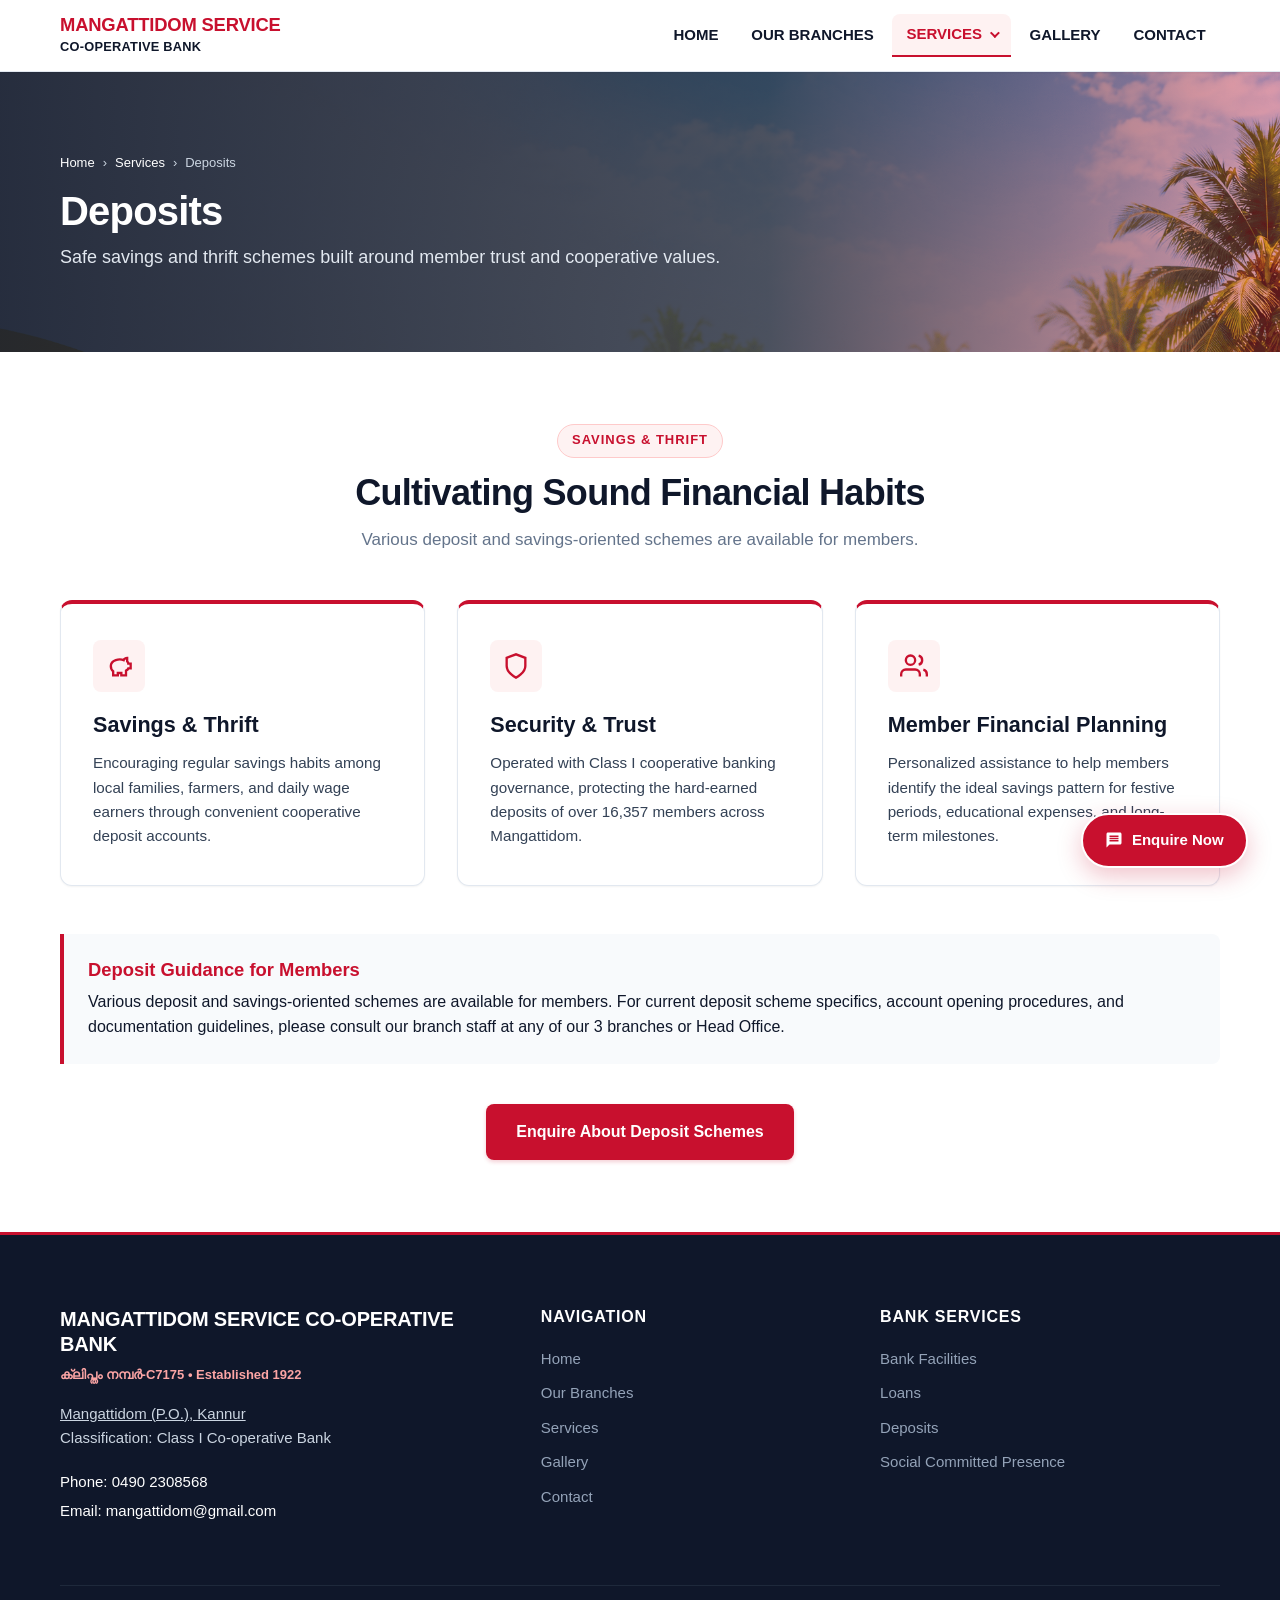
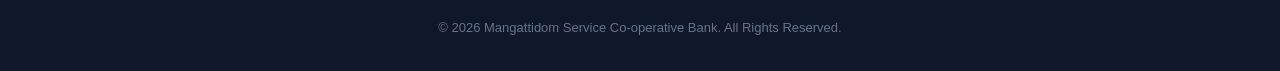
<file: deposits.html>
<!DOCTYPE html>
<html lang="en">
<head>
  <meta charset="UTF-8">
  <meta name="viewport" content="width=device-width, initial-scale=1.0">
  <title>Deposits & Savings Schemes | Mangattidom Service Co-operative Bank</title>
  <meta name="description" content="Secure deposits, savings plans, and thrift promotion schemes at Mangattidom Service Co-operative Bank in Kannur. Built on cooperative values and member security.">
  <meta name="keywords" content="Mangattidom bank deposits, deposit schemes Kannur, savings accounts Mangattidom, cooperative deposits Kerala, thrift schemes">
  <link rel="canonical" href="deposits.html">
  
  <!-- Open Graph -->
  <meta property="og:type" content="website">
  <meta property="og:title" content="Deposits | Mangattidom Service Co-operative Bank">
  <meta property="og:description" content="Cultivating thrift and providing safe savings solutions for members in Mangattidom, Kannur.">
  <meta property="og:image" content="assets/images/hero-services.png">

  <!-- Favicon -->
  <link rel="icon" type="image/svg+xml" href="assets/icons/favicon.svg">
  <link rel="alternate icon" href="favicon.svg">

  <!-- Stylesheet -->
  <link rel="stylesheet" href="assets/css/style.css">
</head>
<body>



  <!-- SITE HEADER & NAVIGATION -->
  <header class="site-header">
    <div class="container">
      <nav class="navbar" aria-label="Main Navigation">
        <a href="index.html" class="brand" aria-label="Mangattidom Service Co-operative Bank Home">
          <div class="brand-text">
            <span class="brand-name">Mangattidom Service</span>
            <span class="brand-sub">Co-operative Bank</span>
          </div>
        </a>

        <button class="nav-toggle" aria-label="Toggle navigation menu" aria-expanded="false">
          <span class="nav-toggle-icon">
            <span></span>
            <span></span>
            <span></span>
          </span>
        </button>

        <div class="nav-menu">
          <a href="index.html" class="nav-link">HOME</a>
          <a href="branches.html" class="nav-link">OUR BRANCHES</a>
          
          <div class="nav-dropdown">
            <button class="nav-link dropdown-toggle active" aria-haspopup="true" aria-expanded="false">
              SERVICES <span class="dropdown-caret" aria-hidden="true"></span>
            </button>
            <div class="dropdown-menu" role="menu">
              <a href="bank-facilities.html" class="dropdown-item" role="menuitem">Bank Facilities</a>
              <a href="loans.html" class="dropdown-item" role="menuitem">Loans</a>
              <a href="deposits.html" class="dropdown-item active" role="menuitem">Deposits</a>
              <a href="social-committed-presence.html" class="dropdown-item" role="menuitem">Social Committed Presence</a>
            </div>
          </div>

          <a href="gallery.html" class="nav-link">GALLERY</a>
          <a href="contact.html" class="nav-link">CONTACT</a>
        </div>
      </nav>
    </div>
  </header>

  <!-- STICKY ENQUIRY BUTTON -->
  <div class="sticky-enquiry">
    <a href="contact.html" class="sticky-enquiry-btn" aria-label="Open bank enquiry page">
      <svg class="sticky-enquiry-icon" viewBox="0 0 24 24"><path d="M20 2H4c-1.1 0-1.99.9-1.99 2L2 22l4-4h14c1.1 0 2-.9 2-2V4c0-1.1-.9-2-2-2zm-2 12H6v-2h12v2zm0-3H6V9h12v2zm0-3H6V6h12v2z"/></svg>
      <span>Enquire Now</span>
    </a>
  </div>

  <main id="main-content">
    <!-- PAGE HERO -->
    <section class="page-hero">
      <img src="assets/images/hero-services.png" alt="Mangattidom Bank Deposits" class="page-hero-img">
      <div class="page-hero-overlay"></div>
      <div class="container">
        <div class="page-hero-content">
          <div class="breadcrumbs">
            <a href="index.html">Home</a>
            <span>&rsaquo;</span>
            <a href="services.html">Services</a>
            <span>&rsaquo;</span>
            <span>Deposits</span>
          </div>
          <h1 class="page-hero-title">Deposits</h1>
          <p class="page-hero-sub">Safe savings and thrift schemes built around member trust and cooperative values.</p>
        </div>
      </div>
    </section>

    <!-- CONTENT SECTION -->
    <section class="section section-white">
      <div class="container">
        <div class="section-header">
          <span class="section-tag">Savings & Thrift</span>
          <h2 class="section-title">Cultivating Sound Financial Habits</h2>
          <p class="section-subtitle">
            Various deposit and savings-oriented schemes are available for members.
          </p>
        </div>

        <div class="purpose-grid" style="margin-bottom: 3rem;">
          <div class="purpose-card">
            <div class="purpose-icon-wrap">
              <svg class="purpose-icon" viewBox="0 0 24 24" fill="none" stroke="currentColor" stroke-width="2"><path d="M19 5c-1.5 0-2.8 1.4-3 2-3.5-1.5-11-.3-11 5 0 1.8 0 3 2 4.5V20h4v-2h3v2h4v-4c1-.5 1.7-1 2-2h2v-4h-2c0-1-.5-1.5-1-2V5z"/></svg>
            </div>
            <h3>Savings & Thrift</h3>
            <p>Encouraging regular savings habits among local families, farmers, and daily wage earners through convenient cooperative deposit accounts.</p>
          </div>

          <div class="purpose-card">
            <div class="purpose-icon-wrap">
              <svg class="purpose-icon" viewBox="0 0 24 24" fill="none" stroke="currentColor" stroke-width="2"><path d="M12 22s8-4 8-10V5l-8-3-8 3v7c0 6 8 10 8 10z"/></svg>
            </div>
            <h3>Security & Trust</h3>
            <p>Operated with Class I cooperative banking governance, protecting the hard-earned deposits of over 16,357 members across Mangattidom.</p>
          </div>

          <div class="purpose-card">
            <div class="purpose-icon-wrap">
              <svg class="purpose-icon" viewBox="0 0 24 24" fill="none" stroke="currentColor" stroke-width="2"><path d="M17 21v-2a4 4 0 0 0-4-4H5a4 4 0 0 0-4 4v2"></path><circle cx="9" cy="7" r="4"></circle><path d="M23 21v-2a4 4 0 0 0-3-3.87"></path><path d="M16 3.13a4 4 0 0 1 0 7.75"></path></svg>
            </div>
            <h3>Member Financial Planning</h3>
            <p>Personalized assistance to help members identify the ideal savings pattern for festive periods, educational expenses, and long-term milestones.</p>
          </div>
        </div>

        <div class="info-box">
          <h3 style="font-size: 1.15rem; margin-bottom: 0.5rem; color: var(--primary-red);">Deposit Guidance for Members</h3>
          <p>
            Various deposit and savings-oriented schemes are available for members. For current deposit scheme specifics, account opening procedures, and documentation guidelines, please consult our branch staff at any of our 3 branches or Head Office.
          </p>
        </div>

        <div style="text-align: center; margin-top: 2.5rem;">
          <a href="contact.html" class="btn btn-primary btn-lg">Enquire About Deposit Schemes</a>
        </div>
      </div>
    </section>
  </main>

  <!-- FOOTER -->
  <footer class="site-footer">
    <div class="container">
      <div class="footer-grid">
        <div class="footer-brand">
          <h3>Mangattidom Service Co-operative Bank</h3>
          <div class="footer-licence">ക്ലിപ്തം നമ്പർ-<strong>C7175</strong> &bull; Established 1922</div>
          <p class="footer-address">
            <a href="https://maps.app.goo.gl/1b5aCrgdMfnLMhvz5" target="_blank" rel="noopener noreferrer" style="color: #cbd5e1; text-decoration: underline;">Mangattidom (P.O.), Kannur</a><br>
            Classification: Class I Co-operative Bank
          </p>
          <a href="tel:04902308568" class="footer-contact-link">Phone: 0490 2308568</a>
          <a href="mailto:mangattidom@gmail.com" class="footer-contact-link">Email: mangattidom@gmail.com</a>
        </div>

        <div>
          <h4 class="footer-heading">Navigation</h4>
          <ul class="footer-nav">
            <li><a href="index.html">Home</a></li>
            <li><a href="branches.html">Our Branches</a></li>
            <li><a href="services.html">Services</a></li>
            <li><a href="gallery.html">Gallery</a></li>
            <li><a href="contact.html">Contact</a></li>
          </ul>
        </div>

        <div>
          <h4 class="footer-heading">Bank Services</h4>
          <ul class="footer-nav">
            <li><a href="bank-facilities.html">Bank Facilities</a></li>
            <li><a href="loans.html">Loans</a></li>
            <li><a href="deposits.html">Deposits</a></li>
            <li><a href="social-committed-presence.html">Social Committed Presence</a></li>
          </ul>
        </div>
      </div>

      <div class="footer-bottom">
        <p>&copy; 2026 Mangattidom Service Co-operative Bank. All Rights Reserved.</p>
      </div>
    </div>
  </footer>

  <script src="assets/js/script.js"></script>
</body>
</html>
</file>
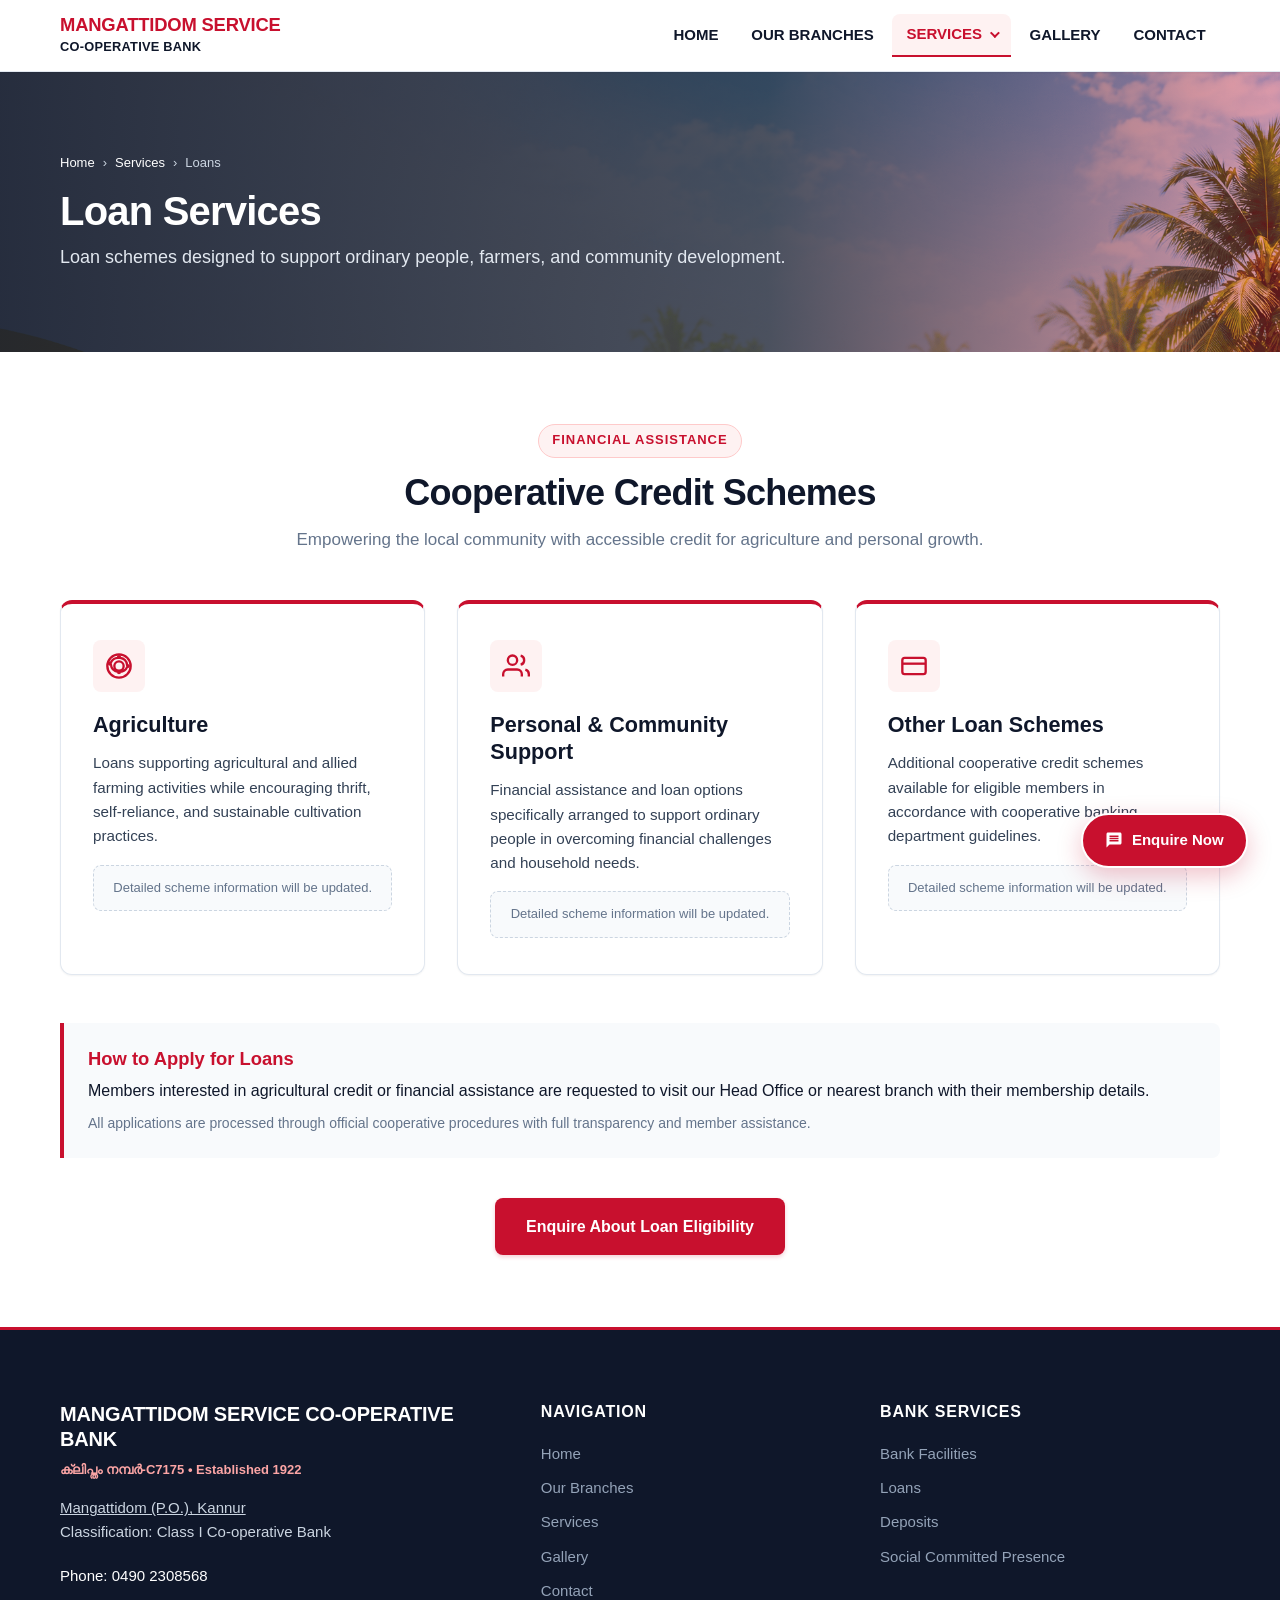
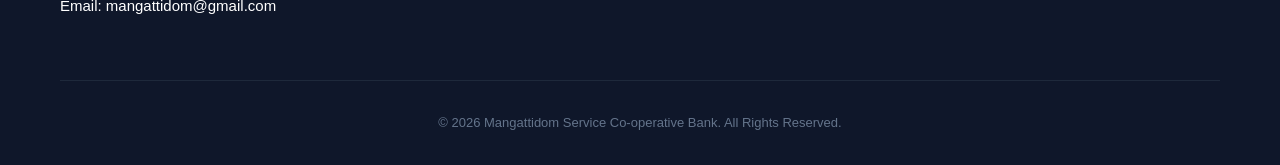
<file: loans.html>
<!DOCTYPE html>
<html lang="en">
<head>
  <meta charset="UTF-8">
  <meta name="viewport" content="width=device-width, initial-scale=1.0">
  <title>Loan Services | Mangattidom Service Co-operative Bank</title>
  <meta name="description" content="Agricultural loans, allied farming credit, personal support, and cooperative loan schemes at Mangattidom Service Co-operative Bank, Kannur.">
  <meta name="keywords" content="Mangattidom bank loans, agricultural loans Kannur, cooperative credit Kannur, farming loans Kerala, community financial assistance">
  <link rel="canonical" href="loans.html">
  
  <!-- Open Graph -->
  <meta property="og:type" content="website">
  <meta property="og:title" content="Loan Services | Mangattidom Service Co-operative Bank">
  <meta property="og:description" content="Supporting agriculture, allied activities, and ordinary people with responsible cooperative credit.">
  <meta property="og:image" content="assets/images/hero-services.png">

  <!-- Favicon -->
  <link rel="icon" type="image/svg+xml" href="assets/icons/favicon.svg">
  <link rel="alternate icon" href="favicon.svg">

  <!-- Stylesheet -->
  <link rel="stylesheet" href="assets/css/style.css">
</head>
<body>



  <!-- SITE HEADER & NAVIGATION -->
  <header class="site-header">
    <div class="container">
      <nav class="navbar" aria-label="Main Navigation">
        <a href="index.html" class="brand" aria-label="Mangattidom Service Co-operative Bank Home">
          <div class="brand-text">
            <span class="brand-name">Mangattidom Service</span>
            <span class="brand-sub">Co-operative Bank</span>
          </div>
        </a>

        <button class="nav-toggle" aria-label="Toggle navigation menu" aria-expanded="false">
          <span class="nav-toggle-icon">
            <span></span>
            <span></span>
            <span></span>
          </span>
        </button>

        <div class="nav-menu">
          <a href="index.html" class="nav-link">HOME</a>
          <a href="branches.html" class="nav-link">OUR BRANCHES</a>
          
          <div class="nav-dropdown">
            <button class="nav-link dropdown-toggle active" aria-haspopup="true" aria-expanded="false">
              SERVICES <span class="dropdown-caret" aria-hidden="true"></span>
            </button>
            <div class="dropdown-menu" role="menu">
              <a href="bank-facilities.html" class="dropdown-item" role="menuitem">Bank Facilities</a>
              <a href="loans.html" class="dropdown-item active" role="menuitem">Loans</a>
              <a href="deposits.html" class="dropdown-item" role="menuitem">Deposits</a>
              <a href="social-committed-presence.html" class="dropdown-item" role="menuitem">Social Committed Presence</a>
            </div>
          </div>

          <a href="gallery.html" class="nav-link">GALLERY</a>
          <a href="contact.html" class="nav-link">CONTACT</a>
        </div>
      </nav>
    </div>
  </header>

  <!-- STICKY ENQUIRY BUTTON -->
  <div class="sticky-enquiry">
    <a href="contact.html" class="sticky-enquiry-btn" aria-label="Open bank enquiry page">
      <svg class="sticky-enquiry-icon" viewBox="0 0 24 24"><path d="M20 2H4c-1.1 0-1.99.9-1.99 2L2 22l4-4h14c1.1 0 2-.9 2-2V4c0-1.1-.9-2-2-2zm-2 12H6v-2h12v2zm0-3H6V9h12v2zm0-3H6V6h12v2z"/></svg>
      <span>Enquire Now</span>
    </a>
  </div>

  <main id="main-content">
    <!-- HERO -->
    <section class="page-hero">
      <img src="assets/images/hero-services.png" alt="Mangattidom Bank Loans" class="page-hero-img">
      <div class="page-hero-overlay"></div>
      <div class="container">
        <div class="page-hero-content">
          <div class="breadcrumbs">
            <a href="index.html">Home</a>
            <span>&rsaquo;</span>
            <a href="services.html">Services</a>
            <span>&rsaquo;</span>
            <span>Loans</span>
          </div>
          <h1 class="page-hero-title">Loan Services</h1>
          <p class="page-hero-sub">Loan schemes designed to support ordinary people, farmers, and community development.</p>
        </div>
      </div>
    </section>

    <!-- LOAN SECTIONS -->
    <section class="section section-white">
      <div class="container">
        <div class="section-header">
          <span class="section-tag">Financial Assistance</span>
          <h2 class="section-title">Cooperative Credit Schemes</h2>
          <p class="section-subtitle">Empowering the local community with accessible credit for agriculture and personal growth.</p>
        </div>

        <div class="purpose-grid" style="margin-bottom: 3rem;">
          <!-- 1. Agriculture -->
          <div class="purpose-card">
            <div class="purpose-icon-wrap">
              <svg class="purpose-icon" viewBox="0 0 24 24" fill="none" stroke="currentColor" stroke-width="2"><path d="M12 2a10 10 0 0 0-10 10c0 5.5 4.5 10 10 10s10-4.5 10-10A10 10 0 0 0 12 2zm1 14.93V17a1 1 0 0 1-2 0v-.07A7.002 7.002 0 0 1 5.07 11H5a1 1 0 0 1 0-2h.07A7.002 7.002 0 0 1 11 5.07V5a1 1 0 0 1 2 0v.07A7.002 7.002 0 0 1 18.93 11H19a1 1 0 0 1 0 2h-.07A7.002 7.002 0 0 1 13 16.93zM12 8a4 4 0 1 0 4 4 4 4 0 0 0-4-4z"/></svg>
            </div>
            <h3>Agriculture</h3>
            <p>Loans supporting agricultural and allied farming activities while encouraging thrift, self-reliance, and sustainable cultivation practices.</p>
            <div class="placeholder-card" style="margin-top: 1rem; padding: 0.75rem; font-size: 0.8125rem;">
              Detailed scheme information will be updated.
            </div>
          </div>

          <!-- 2. Personal / Community Support -->
          <div class="purpose-card">
            <div class="purpose-icon-wrap">
              <svg class="purpose-icon" viewBox="0 0 24 24" fill="none" stroke="currentColor" stroke-width="2"><path d="M17 21v-2a4 4 0 0 0-4-4H5a4 4 0 0 0-4 4v2"></path><circle cx="9" cy="7" r="4"></circle><path d="M23 21v-2a4 4 0 0 0-3-3.87"></path><path d="M16 3.13a4 4 0 0 1 0 7.75"></path></svg>
            </div>
            <h3>Personal & Community Support</h3>
            <p>Financial assistance and loan options specifically arranged to support ordinary people in overcoming financial challenges and household needs.</p>
            <div class="placeholder-card" style="margin-top: 1rem; padding: 0.75rem; font-size: 0.8125rem;">
              Detailed scheme information will be updated.
            </div>
          </div>

          <!-- 3. Other Loan Schemes -->
          <div class="purpose-card">
            <div class="purpose-icon-wrap">
              <svg class="purpose-icon" viewBox="0 0 24 24" fill="none" stroke="currentColor" stroke-width="2"><rect x="2" y="5" width="20" height="14" rx="2"/><line x1="2" y1="10" x2="22" y2="10"/></svg>
            </div>
            <h3>Other Loan Schemes</h3>
            <p>Additional cooperative credit schemes available for eligible members in accordance with cooperative banking department guidelines.</p>
            <div class="placeholder-card" style="margin-top: 1rem; padding: 0.75rem; font-size: 0.8125rem;">
              Detailed scheme information will be updated.
            </div>
          </div>
        </div>

        <!-- Official Guidance Notice -->
        <div class="info-box">
          <h3 style="font-size: 1.15rem; margin-bottom: 0.5rem; color: var(--primary-red);">How to Apply for Loans</h3>
          <p style="margin-bottom: 0.5rem;">
            Members interested in agricultural credit or financial assistance are requested to visit our Head Office or nearest branch with their membership details.
          </p>
          <p style="font-size: 0.875rem; color: var(--text-muted);">
            All applications are processed through official cooperative procedures with full transparency and member assistance.
          </p>
        </div>

        <div style="text-align: center; margin-top: 2.5rem;">
          <a href="contact.html" class="btn btn-primary btn-lg">Enquire About Loan Eligibility</a>
        </div>
      </div>
    </section>
  </main>

  <!-- FOOTER -->
  <footer class="site-footer">
    <div class="container">
      <div class="footer-grid">
        <div class="footer-brand">
          <h3>Mangattidom Service Co-operative Bank</h3>
          <div class="footer-licence">ക്ലിപ്തം നമ്പർ-<strong>C7175</strong> &bull; Established 1922</div>
          <p class="footer-address">
            <a href="https://maps.app.goo.gl/1b5aCrgdMfnLMhvz5" target="_blank" rel="noopener noreferrer" style="color: #cbd5e1; text-decoration: underline;">Mangattidom (P.O.), Kannur</a><br>
            Classification: Class I Co-operative Bank
          </p>
          <a href="tel:04902308568" class="footer-contact-link">Phone: 0490 2308568</a>
          <a href="mailto:mangattidom@gmail.com" class="footer-contact-link">Email: mangattidom@gmail.com</a>
        </div>

        <div>
          <h4 class="footer-heading">Navigation</h4>
          <ul class="footer-nav">
            <li><a href="index.html">Home</a></li>
            <li><a href="branches.html">Our Branches</a></li>
            <li><a href="services.html">Services</a></li>
            <li><a href="gallery.html">Gallery</a></li>
            <li><a href="contact.html">Contact</a></li>
          </ul>
        </div>

        <div>
          <h4 class="footer-heading">Bank Services</h4>
          <ul class="footer-nav">
            <li><a href="bank-facilities.html">Bank Facilities</a></li>
            <li><a href="loans.html">Loans</a></li>
            <li><a href="deposits.html">Deposits</a></li>
            <li><a href="social-committed-presence.html">Social Committed Presence</a></li>
          </ul>
        </div>
      </div>

      <div class="footer-bottom">
        <p>&copy; 2026 Mangattidom Service Co-operative Bank. All Rights Reserved.</p>
      </div>
    </div>
  </footer>

  <script src="assets/js/script.js"></script>
</body>
</html>
</file>
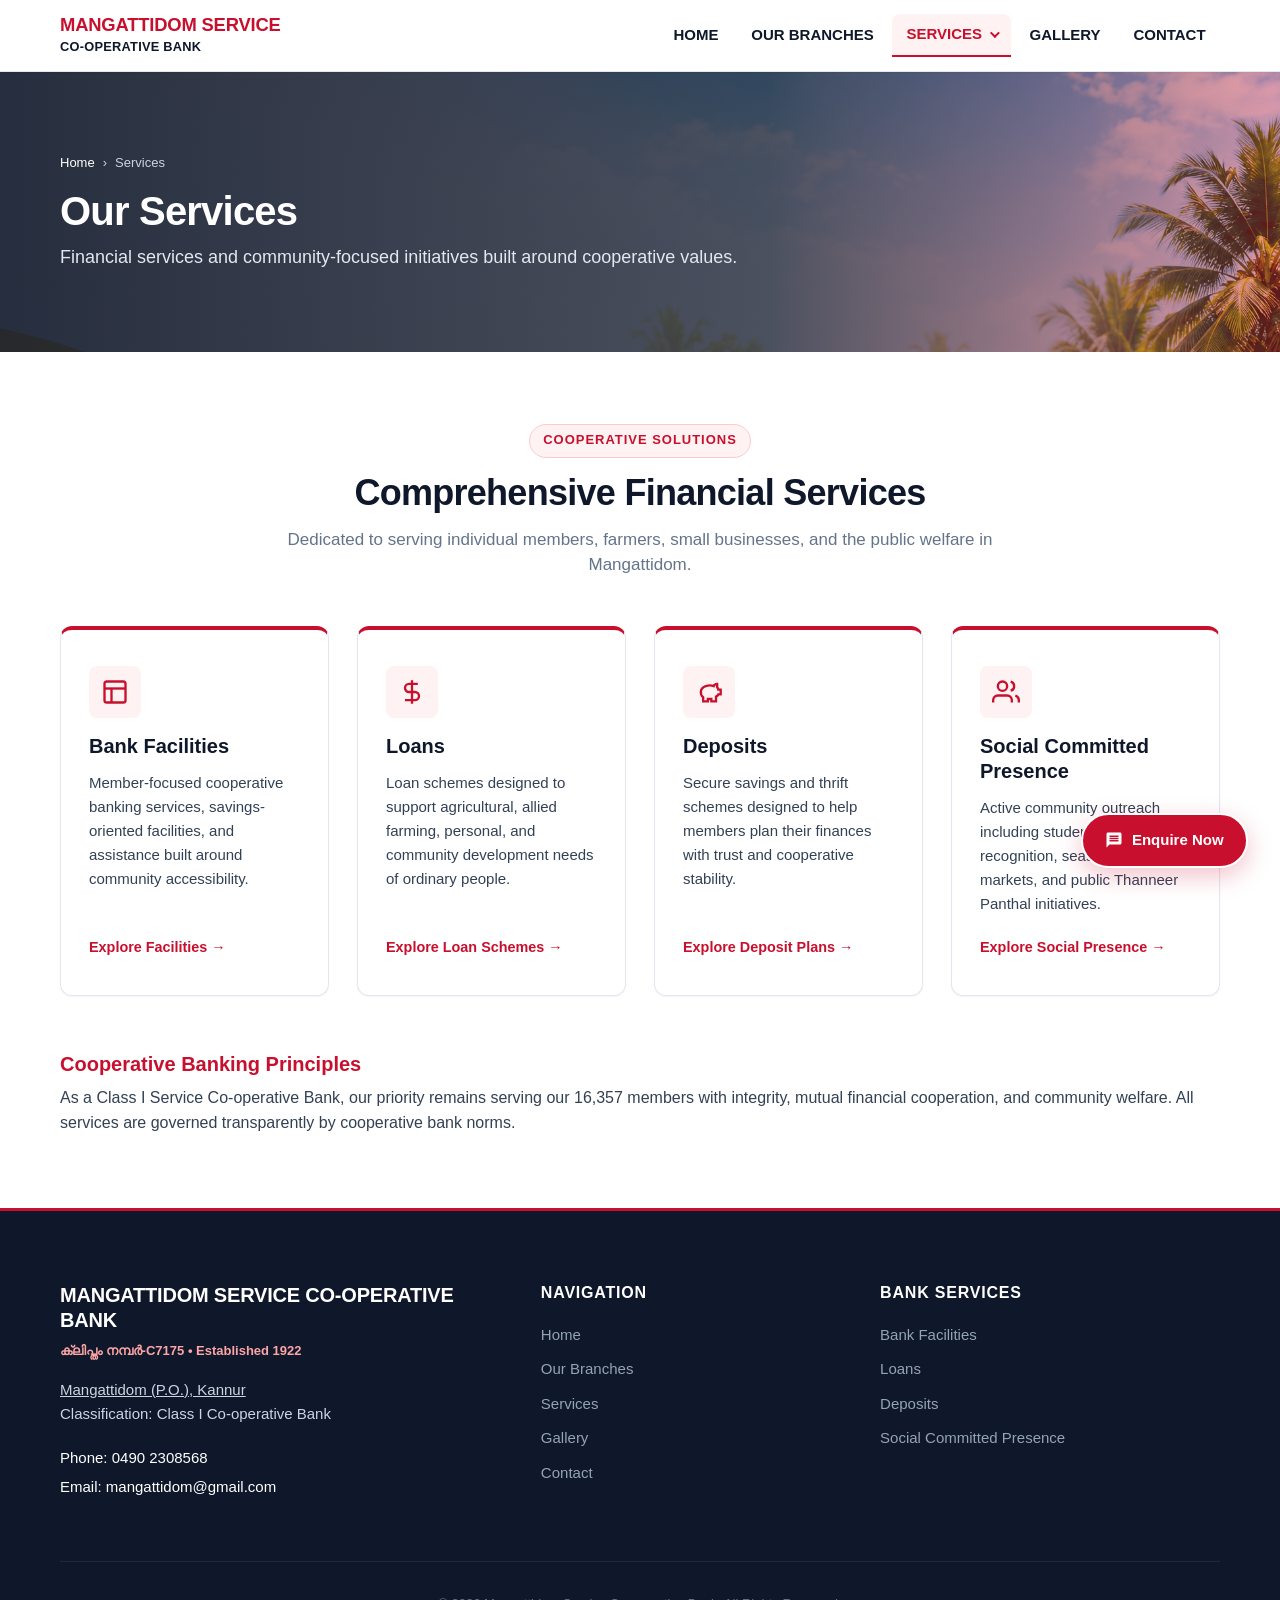
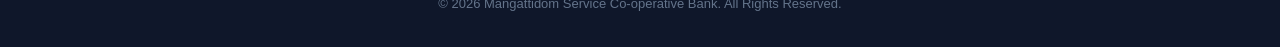
<file: services.html>
<!DOCTYPE html>
<html lang="en">
<head>
  <meta charset="UTF-8">
  <meta name="viewport" content="width=device-width, initial-scale=1.0">
  <title>Our Services | Mangattidom Service Co-operative Bank</title>
  <meta name="description" content="Discover services provided by Mangattidom Service Co-operative Bank in Kannur: Bank Facilities, Agricultural & Community Loans, Deposit Schemes, and Social Welfare.">
  <meta name="keywords" content="Mangattidom bank services, cooperative banking services Kannur, cooperative loans Kannur, agricultural loans Kannur, deposit schemes Kannur, social committed presence">
  <link rel="canonical" href="services.html">
  
  <!-- Open Graph -->
  <meta property="og:type" content="website">
  <meta property="og:title" content="Our Services | Mangattidom Service Co-operative Bank">
  <meta property="og:description" content="Financial services and community-focused initiatives built around cooperative values.">
  <meta property="og:image" content="assets/images/hero-services.png">

  <!-- Favicon -->
  <link rel="icon" type="image/svg+xml" href="assets/icons/favicon.svg">
  <link rel="alternate icon" href="favicon.svg">

  <!-- Stylesheet -->
  <link rel="stylesheet" href="assets/css/style.css">
</head>
<body>



  <!-- SITE HEADER & NAVIGATION -->
  <header class="site-header">
    <div class="container">
      <nav class="navbar" aria-label="Main Navigation">
        <a href="index.html" class="brand" aria-label="Mangattidom Service Co-operative Bank Home">
          <div class="brand-text">
            <span class="brand-name">Mangattidom Service</span>
            <span class="brand-sub">Co-operative Bank</span>
          </div>
        </a>

        <button class="nav-toggle" aria-label="Toggle navigation menu" aria-expanded="false">
          <span class="nav-toggle-icon">
            <span></span>
            <span></span>
            <span></span>
          </span>
        </button>

        <div class="nav-menu">
          <a href="index.html" class="nav-link">HOME</a>
          <a href="branches.html" class="nav-link">OUR BRANCHES</a>
          
          <div class="nav-dropdown">
            <button class="nav-link dropdown-toggle active" aria-haspopup="true" aria-expanded="false">
              SERVICES <span class="dropdown-caret" aria-hidden="true"></span>
            </button>
            <div class="dropdown-menu" role="menu">
              <a href="bank-facilities.html" class="dropdown-item" role="menuitem">Bank Facilities</a>
              <a href="loans.html" class="dropdown-item" role="menuitem">Loans</a>
              <a href="deposits.html" class="dropdown-item" role="menuitem">Deposits</a>
              <a href="social-committed-presence.html" class="dropdown-item" role="menuitem">Social Committed Presence</a>
            </div>
          </div>

          <a href="gallery.html" class="nav-link">GALLERY</a>
          <a href="contact.html" class="nav-link">CONTACT</a>
        </div>
      </nav>
    </div>
  </header>

  <!-- STICKY ENQUIRY BUTTON -->
  <div class="sticky-enquiry">
    <a href="contact.html" class="sticky-enquiry-btn" aria-label="Open bank enquiry page">
      <svg class="sticky-enquiry-icon" viewBox="0 0 24 24"><path d="M20 2H4c-1.1 0-1.99.9-1.99 2L2 22l4-4h14c1.1 0 2-.9 2-2V4c0-1.1-.9-2-2-2zm-2 12H6v-2h12v2zm0-3H6V9h12v2zm0-3H6V6h12v2z"/></svg>
      <span>Enquire Now</span>
    </a>
  </div>

  <main id="main-content">
    <!-- HERO -->
    <section class="page-hero">
      <img src="assets/images/hero-services.png" alt="Mangattidom Bank Services" class="page-hero-img">
      <div class="page-hero-overlay"></div>
      <div class="container">
        <div class="page-hero-content">
          <div class="breadcrumbs">
            <a href="index.html">Home</a>
            <span>&rsaquo;</span>
            <span>Services</span>
          </div>
          <h1 class="page-hero-title">Our Services</h1>
          <p class="page-hero-sub">Financial services and community-focused initiatives built around cooperative values.</p>
        </div>
      </div>
    </section>

    <!-- 4 PRIMARY SERVICE CARDS -->
    <section class="section section-white">
      <div class="container">
        <div class="section-header">
          <span class="section-tag">Cooperative Solutions</span>
          <h2 class="section-title">Comprehensive Financial Services</h2>
          <p class="section-subtitle">Dedicated to serving individual members, farmers, small businesses, and the public welfare in Mangattidom.</p>
        </div>

        <div class="services-nav-grid">
          <!-- 1. Bank Facilities -->
          <div class="service-card">
            <div class="purpose-icon-wrap" style="margin-bottom: 1rem;">
              <svg class="purpose-icon" viewBox="0 0 24 24" fill="none" stroke="currentColor" stroke-width="2"><rect x="3" y="3" width="18" height="18" rx="2"/><path d="M3 9h18"/><path d="M9 21V9"/></svg>
            </div>
            <h3>Bank Facilities</h3>
            <p>Member-focused cooperative banking services, savings-oriented facilities, and assistance built around community accessibility.</p>
            <a href="bank-facilities.html" class="service-link">
              Explore Facilities &rarr;
            </a>
          </div>

          <!-- 2. Loans -->
          <div class="service-card">
            <div class="purpose-icon-wrap" style="margin-bottom: 1rem;">
              <svg class="purpose-icon" viewBox="0 0 24 24" fill="none" stroke="currentColor" stroke-width="2"><path d="M12 2v20M17 5H9.5a3.5 3.5 0 0 0 0 7h5a3.5 3.5 0 0 1 0 7H6"/></svg>
            </div>
            <h3>Loans</h3>
            <p>Loan schemes designed to support agricultural, allied farming, personal, and community development needs of ordinary people.</p>
            <a href="loans.html" class="service-link">
              Explore Loan Schemes &rarr;
            </a>
          </div>

          <!-- 3. Deposits -->
          <div class="service-card">
            <div class="purpose-icon-wrap" style="margin-bottom: 1rem;">
              <svg class="purpose-icon" viewBox="0 0 24 24" fill="none" stroke="currentColor" stroke-width="2"><path d="M19 5c-1.5 0-2.8 1.4-3 2-3.5-1.5-11-.3-11 5 0 1.8 0 3 2 4.5V20h4v-2h3v2h4v-4c1-.5 1.7-1 2-2h2v-4h-2c0-1-.5-1.5-1-2V5z"/></svg>
            </div>
            <h3>Deposits</h3>
            <p>Secure savings and thrift schemes designed to help members plan their finances with trust and cooperative stability.</p>
            <a href="deposits.html" class="service-link">
              Explore Deposit Plans &rarr;
            </a>
          </div>

          <!-- 4. Social Committed Presence -->
          <div class="service-card">
            <div class="purpose-icon-wrap" style="margin-bottom: 1rem;">
              <svg class="purpose-icon" viewBox="0 0 24 24" fill="none" stroke="currentColor" stroke-width="2"><path d="M17 21v-2a4 4 0 0 0-4-4H5a4 4 0 0 0-4 4v2"></path><circle cx="9" cy="7" r="4"></circle><path d="M23 21v-2a4 4 0 0 0-3-3.87"></path><path d="M16 3.13a4 4 0 0 1 0 7.75"></path></svg>
            </div>
            <h3>Social Committed Presence</h3>
            <p>Active community outreach including student excellence recognition, seasonal Onam markets, and public Thanneer Panthal initiatives.</p>
            <a href="social-committed-presence.html" class="service-link">
              Explore Social Presence &rarr;
            </a>
          </div>
        </div>

        <!-- Cooperative Values Banner -->
        <div class="legacy-highlight-box" style="margin-top: 3.5rem;">
          <h3 style="font-size: 1.25rem; margin-bottom: 0.5rem; color: var(--primary-red);">Cooperative Banking Principles</h3>
          <p>
            As a Class I Service Co-operative Bank, our priority remains serving our 16,357 members with integrity, mutual financial cooperation, and community welfare. All services are governed transparently by cooperative bank norms.
          </p>
        </div>
      </div>
    </section>
  </main>

  <!-- FOOTER -->
  <footer class="site-footer">
    <div class="container">
      <div class="footer-grid">
        <div class="footer-brand">
          <h3>Mangattidom Service Co-operative Bank</h3>
          <div class="footer-licence">ക്ലിപ്തം നമ്പർ-<strong>C7175</strong> &bull; Established 1922</div>
          <p class="footer-address">
            <a href="https://maps.app.goo.gl/1b5aCrgdMfnLMhvz5" target="_blank" rel="noopener noreferrer" style="color: #cbd5e1; text-decoration: underline;">Mangattidom (P.O.), Kannur</a><br>
            Classification: Class I Co-operative Bank
          </p>
          <a href="tel:04902308568" class="footer-contact-link">Phone: 0490 2308568</a>
          <a href="mailto:mangattidom@gmail.com" class="footer-contact-link">Email: mangattidom@gmail.com</a>
        </div>

        <div>
          <h4 class="footer-heading">Navigation</h4>
          <ul class="footer-nav">
            <li><a href="index.html">Home</a></li>
            <li><a href="branches.html">Our Branches</a></li>
            <li><a href="services.html">Services</a></li>
            <li><a href="gallery.html">Gallery</a></li>
            <li><a href="contact.html">Contact</a></li>
          </ul>
        </div>

        <div>
          <h4 class="footer-heading">Bank Services</h4>
          <ul class="footer-nav">
            <li><a href="bank-facilities.html">Bank Facilities</a></li>
            <li><a href="loans.html">Loans</a></li>
            <li><a href="deposits.html">Deposits</a></li>
            <li><a href="social-committed-presence.html">Social Committed Presence</a></li>
          </ul>
        </div>
      </div>

      <div class="footer-bottom">
        <p>&copy; 2026 Mangattidom Service Co-operative Bank. All Rights Reserved.</p>
      </div>
    </div>
  </footer>

  <script src="assets/js/script.js"></script>
</body>
</html>
</file>
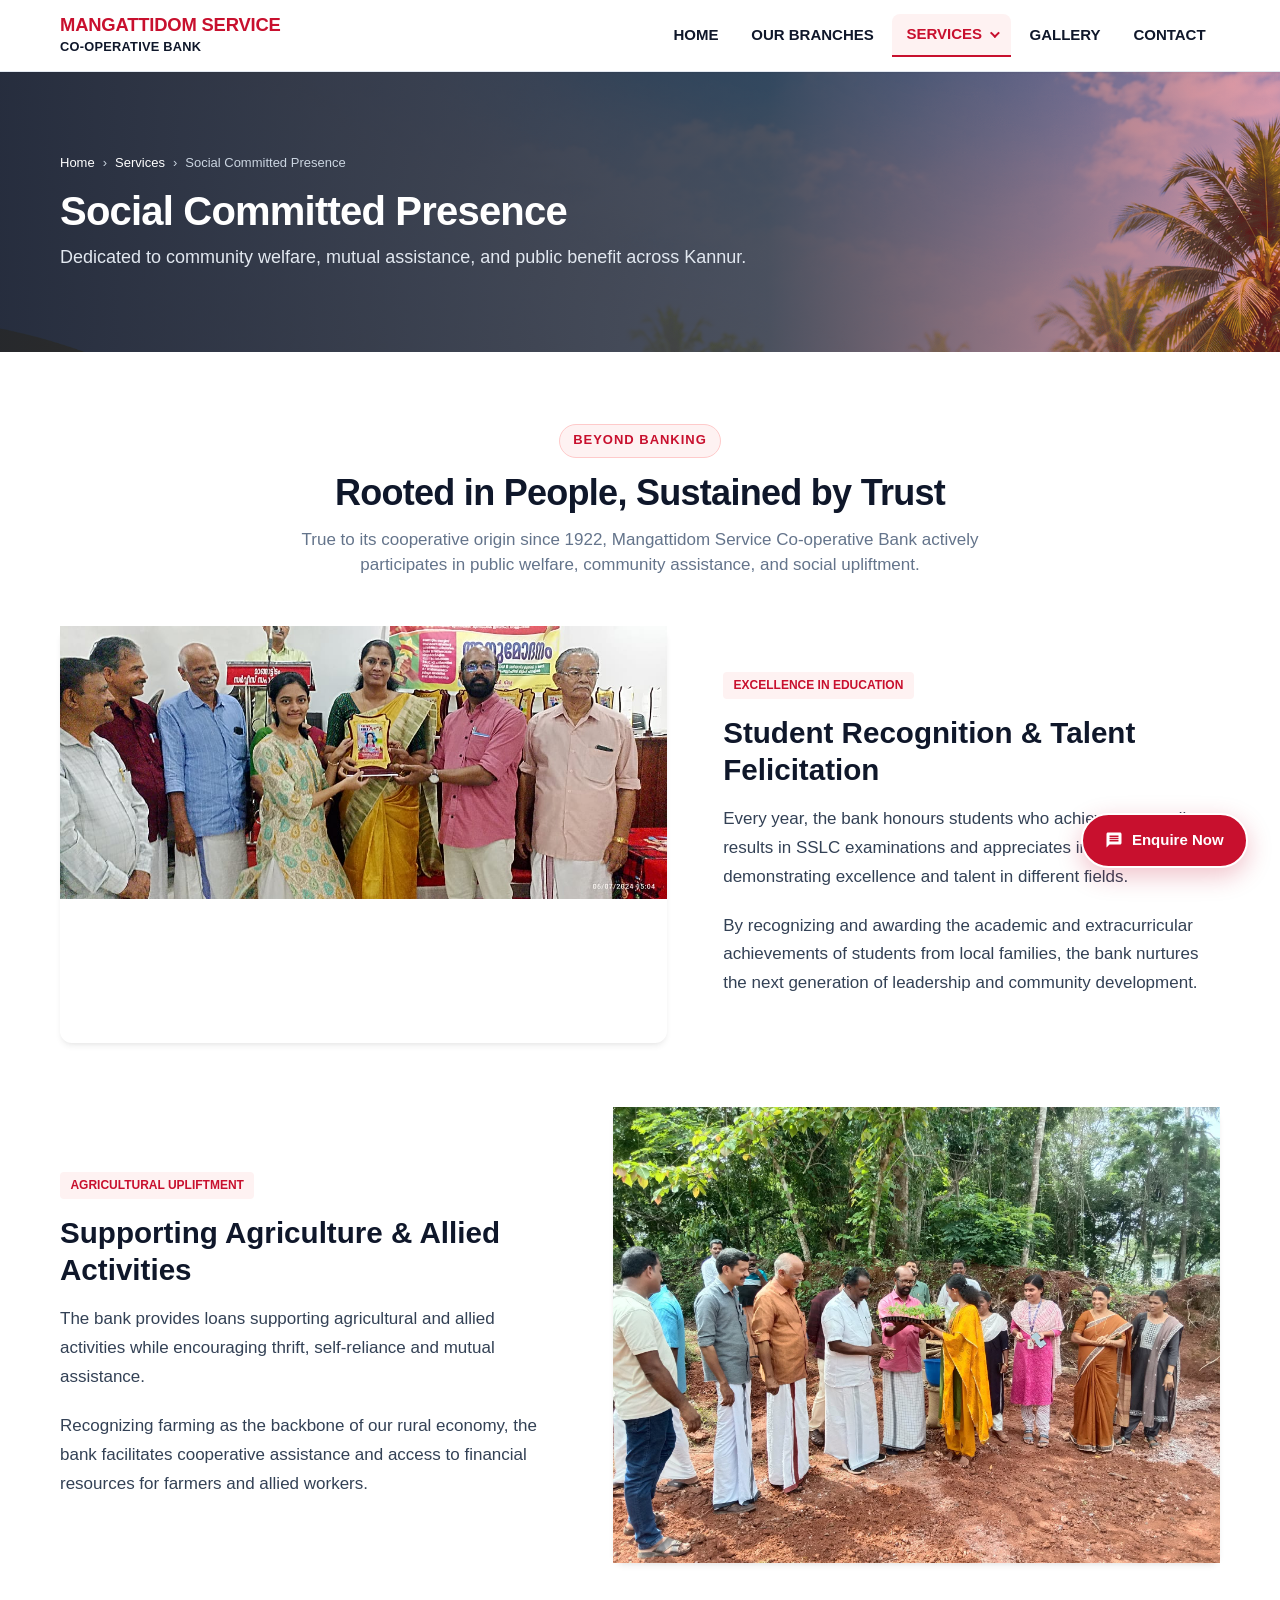
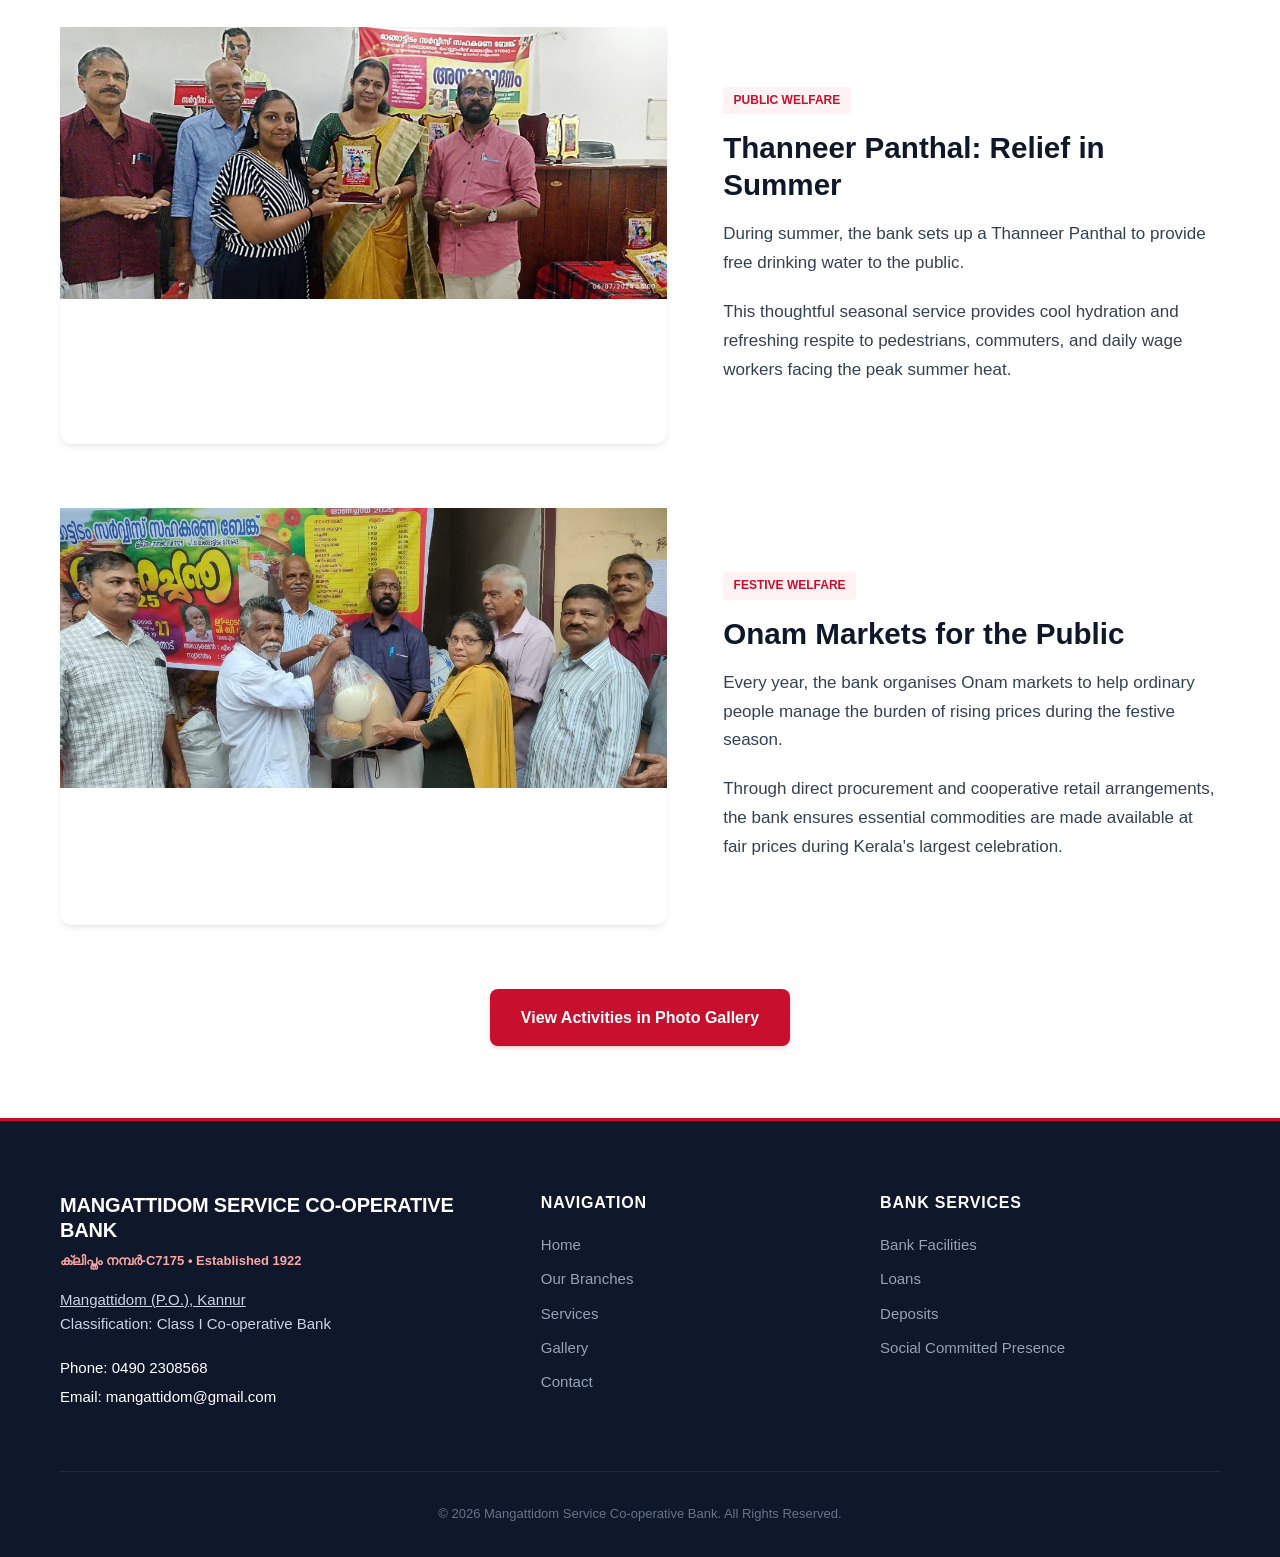
<file: social-committed-presence.html>
<!DOCTYPE html>
<html lang="en">
<head>
  <meta charset="UTF-8">
  <meta name="viewport" content="width=device-width, initial-scale=1.0">
  <title>Social Committed Presence | Mangattidom Service Co-operative Bank</title>
  <meta name="description" content="Mangattidom Service Co-operative Bank's social welfare presence: SSLC student awards, agricultural empowerment, summer Thanneer Panthal, and Onam markets.">
  <meta name="keywords" content="Mangattidom bank community, social committed presence Kannur, SSLC student awards Mangattidom, Onam market Kannur, Thanneer Panthal, cooperative welfare Kerala">
  <link rel="canonical" href="social-committed-presence.html">
  
  <!-- Open Graph -->
  <meta property="og:type" content="website">
  <meta property="og:title" content="Social Committed Presence | Mangattidom Service Co-operative Bank">
  <meta property="og:description" content="Committed to community welfare, student excellence, farmers' progress, and public relief in Kannur.">
  <meta property="og:image" content="assets/images/hero-services.png">

  <!-- Favicon -->
  <link rel="icon" type="image/svg+xml" href="assets/icons/favicon.svg">
  <link rel="alternate icon" href="favicon.svg">

  <!-- Stylesheet -->
  <link rel="stylesheet" href="assets/css/style.css">
</head>
<body>



  <!-- SITE HEADER & NAVIGATION -->
  <header class="site-header">
    <div class="container">
      <nav class="navbar" aria-label="Main Navigation">
        <a href="index.html" class="brand" aria-label="Mangattidom Service Co-operative Bank Home">
          <div class="brand-text">
            <span class="brand-name">Mangattidom Service</span>
            <span class="brand-sub">Co-operative Bank</span>
          </div>
        </a>

        <button class="nav-toggle" aria-label="Toggle navigation menu" aria-expanded="false">
          <span class="nav-toggle-icon">
            <span></span>
            <span></span>
            <span></span>
          </span>
        </button>

        <div class="nav-menu">
          <a href="index.html" class="nav-link">HOME</a>
          <a href="branches.html" class="nav-link">OUR BRANCHES</a>
          
          <div class="nav-dropdown">
            <button class="nav-link dropdown-toggle active" aria-haspopup="true" aria-expanded="false">
              SERVICES <span class="dropdown-caret" aria-hidden="true"></span>
            </button>
            <div class="dropdown-menu" role="menu">
              <a href="bank-facilities.html" class="dropdown-item" role="menuitem">Bank Facilities</a>
              <a href="loans.html" class="dropdown-item" role="menuitem">Loans</a>
              <a href="deposits.html" class="dropdown-item" role="menuitem">Deposits</a>
              <a href="social-committed-presence.html" class="dropdown-item active" role="menuitem">Social Committed Presence</a>
            </div>
          </div>

          <a href="gallery.html" class="nav-link">GALLERY</a>
          <a href="contact.html" class="nav-link">CONTACT</a>
        </div>
      </nav>
    </div>
  </header>

  <!-- STICKY ENQUIRY BUTTON -->
  <div class="sticky-enquiry">
    <a href="contact.html" class="sticky-enquiry-btn" aria-label="Open bank enquiry page">
      <svg class="sticky-enquiry-icon" viewBox="0 0 24 24"><path d="M20 2H4c-1.1 0-1.99.9-1.99 2L2 22l4-4h14c1.1 0 2-.9 2-2V4c0-1.1-.9-2-2-2zm-2 12H6v-2h12v2zm0-3H6V9h12v2zm0-3H6V6h12v2z"/></svg>
      <span>Enquire Now</span>
    </a>
  </div>

  <main id="main-content">
    <!-- PAGE HERO -->
    <section class="page-hero">
      <img src="assets/images/hero-services.png" alt="Community Social Presence" class="page-hero-img">
      <div class="page-hero-overlay"></div>
      <div class="container">
        <div class="page-hero-content">
          <div class="breadcrumbs">
            <a href="index.html">Home</a>
            <span>&rsaquo;</span>
            <a href="services.html">Services</a>
            <span>&rsaquo;</span>
            <span>Social Committed Presence</span>
          </div>
          <h1 class="page-hero-title">Social Committed Presence</h1>
          <p class="page-hero-sub">Dedicated to community welfare, mutual assistance, and public benefit across Kannur.</p>
        </div>
      </div>
    </section>

    <!-- EDITORIAL STORIES SECTION -->
    <section class="section section-white">
      <div class="container">
        <div class="section-header">
          <span class="section-tag">Beyond Banking</span>
          <h2 class="section-title">Rooted in People, Sustained by Trust</h2>
          <p class="section-subtitle">
            True to its cooperative origin since 1922, Mangattidom Service Co-operative Bank actively participates in public welfare, community assistance, and social upliftment.
          </p>
        </div>

        <!-- Story 1: Student Recognition -->
        <div class="legacy-grid" style="margin-bottom: 4rem;">
          <div>
            <div class="story-img-wrap" style="border-radius: var(--radius-lg); aspect-ratio: 16 / 11; box-shadow: var(--shadow-md);">
              <img src="assets/images/community/education.jpg" alt="Bank honoring SSLC students" class="story-img" loading="lazy">
            </div>
          </div>
          <div>
            <span class="branch-badge">Excellence in Education</span>
            <h2 style="font-size: 1.85rem; margin-bottom: 1rem;">Student Recognition & Talent Felicitation</h2>
            <p class="legacy-text">
              Every year, the bank honours students who achieve outstanding results in SSLC examinations and appreciates individuals demonstrating excellence and talent in different fields.
            </p>
            <p class="legacy-text">
              By recognizing and awarding the academic and extracurricular achievements of students from local families, the bank nurtures the next generation of leadership and community development.
            </p>
          </div>
        </div>

        <!-- Story 2: Supporting Agriculture -->
        <div class="legacy-grid" style="margin-bottom: 4rem; direction: rtl;">
          <div style="direction: ltr;">
            <div class="story-img-wrap" style="border-radius: var(--radius-lg); aspect-ratio: 16 / 11; box-shadow: var(--shadow-md);">
              <img src="assets/images/community/public-service.jpg" alt="Agricultural support and member gathering" class="story-img" loading="lazy">
            </div>
          </div>
          <div style="direction: ltr;">
            <span class="branch-badge">Agricultural Upliftment</span>
            <h2 style="font-size: 1.85rem; margin-bottom: 1rem;">Supporting Agriculture & Allied Activities</h2>
            <p class="legacy-text">
              The bank provides loans supporting agricultural and allied activities while encouraging thrift, self-reliance and mutual assistance.
            </p>
            <p class="legacy-text">
              Recognizing farming as the backbone of our rural economy, the bank facilitates cooperative assistance and access to financial resources for farmers and allied workers.
            </p>
          </div>
        </div>

        <!-- Story 3: Thanneer Panthal -->
        <div class="legacy-grid" style="margin-bottom: 4rem;">
          <div>
            <div class="story-img-wrap" style="border-radius: var(--radius-lg); aspect-ratio: 16 / 11; box-shadow: var(--shadow-md);">
              <img src="assets/images/community/thanneer-panthal.jpg" alt="Thanneer Panthal drinking water facility" class="story-img" loading="lazy">
            </div>
          </div>
          <div>
            <span class="branch-badge">Public Welfare</span>
            <h2 style="font-size: 1.85rem; margin-bottom: 1rem;">Thanneer Panthal: Relief in Summer</h2>
            <p class="legacy-text">
              During summer, the bank sets up a Thanneer Panthal to provide free drinking water to the public.
            </p>
            <p class="legacy-text">
              This thoughtful seasonal service provides cool hydration and refreshing respite to pedestrians, commuters, and daily wage workers facing the peak summer heat.
            </p>
          </div>
        </div>

        <!-- Story 4: Onam Markets -->
        <div class="legacy-grid">
          <div>
            <div class="story-img-wrap" style="border-radius: var(--radius-lg); aspect-ratio: 16 / 11; box-shadow: var(--shadow-md);">
              <img src="assets/images/community/onam-market.jpg" alt="Onam Festive Market" class="story-img" loading="lazy">
            </div>
          </div>
          <div>
            <span class="branch-badge">Festive Welfare</span>
            <h2 style="font-size: 1.85rem; margin-bottom: 1rem;">Onam Markets for the Public</h2>
            <p class="legacy-text">
              Every year, the bank organises Onam markets to help ordinary people manage the burden of rising prices during the festive season.
            </p>
            <p class="legacy-text">
              Through direct procurement and cooperative retail arrangements, the bank ensures essential commodities are made available at fair prices during Kerala's largest celebration.
            </p>
          </div>
        </div>

        <!-- View Gallery Button -->
        <div style="text-align: center; margin-top: 4rem;">
          <a href="gallery.html" class="btn btn-primary btn-lg">View Activities in Photo Gallery</a>
        </div>
      </div>
    </section>
  </main>

  <!-- FOOTER -->
  <footer class="site-footer">
    <div class="container">
      <div class="footer-grid">
        <div class="footer-brand">
          <h3>Mangattidom Service Co-operative Bank</h3>
          <div class="footer-licence">ക്ലിപ്തം നമ്പർ-<strong>C7175</strong> &bull; Established 1922</div>
          <p class="footer-address">
            <a href="https://maps.app.goo.gl/1b5aCrgdMfnLMhvz5" target="_blank" rel="noopener noreferrer" style="color: #cbd5e1; text-decoration: underline;">Mangattidom (P.O.), Kannur</a><br>
            Classification: Class I Co-operative Bank
          </p>
          <a href="tel:04902308568" class="footer-contact-link">Phone: 0490 2308568</a>
          <a href="mailto:mangattidom@gmail.com" class="footer-contact-link">Email: mangattidom@gmail.com</a>
        </div>

        <div>
          <h4 class="footer-heading">Navigation</h4>
          <ul class="footer-nav">
            <li><a href="index.html">Home</a></li>
            <li><a href="branches.html">Our Branches</a></li>
            <li><a href="services.html">Services</a></li>
            <li><a href="gallery.html">Gallery</a></li>
            <li><a href="contact.html">Contact</a></li>
          </ul>
        </div>

        <div>
          <h4 class="footer-heading">Bank Services</h4>
          <ul class="footer-nav">
            <li><a href="bank-facilities.html">Bank Facilities</a></li>
            <li><a href="loans.html">Loans</a></li>
            <li><a href="deposits.html">Deposits</a></li>
            <li><a href="social-committed-presence.html">Social Committed Presence</a></li>
          </ul>
        </div>
      </div>

      <div class="footer-bottom">
        <p>&copy; 2026 Mangattidom Service Co-operative Bank. All Rights Reserved.</p>
      </div>
    </div>
  </footer>

  <script src="assets/js/script.js"></script>
</body>
</html>
</file>
<file: assets/css/style.css>
/* ==========================================================================
   MANGATTIDOM SERVICE CO-OPERATIVE BANK - MAIN STYLESHEET
   Brand Palette: Institutional Red (#c8102e), Pure White, Slate Charcoal
   ========================================================================== */

:root {
  --primary-red: #c8102e;
  --primary-red-hover: #a50d24;
  --primary-red-dark: #7a091b;
  --primary-red-light: #fef2f2;
  --primary-red-subtle: #fde8e8;
  --accent-gold: #b45309;
  
  --bg-white: #ffffff;
  --bg-light: #f8fafc;
  --bg-alt: #f1f5f9;
  
  --text-dark: #0f172a;
  --text-body: #334155;
  --text-muted: #64748b;
  --text-light: #94a3b8;
  
  --border-light: #e2e8f0;
  --border-subtle: #cbd5e1;
  --border-red: #fecaca;
  
  --font-main: 'Inter', -apple-system, BlinkMacSystemFont, 'Segoe UI', Roboto, Helvetica, Arial, sans-serif;
  
  --shadow-sm: 0 1px 2px 0 rgba(0, 0, 0, 0.05);
  --shadow-md: 0 4px 6px -1px rgba(0, 0, 0, 0.07), 0 2px 4px -2px rgba(0, 0, 0, 0.05);
  --shadow-lg: 0 10px 15px -3px rgba(0, 0, 0, 0.08), 0 4px 6px -4px rgba(0, 0, 0, 0.04);
  --shadow-sticky: 0 8px 25px rgba(200, 16, 46, 0.25);
  
  --radius-sm: 4px;
  --radius-md: 8px;
  --radius-lg: 12px;
  --radius-full: 9999px;
  
  --container-max: 1200px;
  --transition: all 0.25s ease-in-out;
}

/* --------------------------------------------------------------------------
   RESET & BASE STYLES
   -------------------------------------------------------------------------- */
*, *::before, *::after {
  box-sizing: border-box;
  margin: 0;
  padding: 0;
}

html {
  font-family: var(--font-main);
  font-size: 16px;
  line-height: 1.6;
  color: var(--text-body);
  background-color: var(--bg-white);
  scroll-behavior: smooth;
  -webkit-text-size-adjust: 100%;
}

body {
  min-height: 100vh;
  display: flex;
  flex-direction: column;
  overflow-x: hidden;
}

img {
  max-width: 100%;
  height: auto;
  display: block;
}

a {
  color: var(--primary-red);
  text-decoration: none;
  transition: var(--transition);
}

a:hover, a:focus-visible {
  color: var(--primary-red-hover);
}

h1, h2, h3, h4, h5, h6 {
  color: var(--text-dark);
  font-weight: 700;
  line-height: 1.25;
}

p {
  margin-bottom: 1rem;
}

p:last-child {
  margin-bottom: 0;
}

ul, ol {
  list-style: none;
}

button, input, select, textarea {
  font: inherit;
}

:focus-visible {
  outline: 2px solid var(--primary-red);
  outline-offset: 2px;
}

/* --------------------------------------------------------------------------
   LAYOUT UTILITIES
   -------------------------------------------------------------------------- */
.container {
  width: 100%;
  max-width: var(--container-max);
  margin-left: auto;
  margin-right: auto;
  padding-left: 1.25rem;
  padding-right: 1.25rem;
}

.section {
  padding: 4.5rem 0;
}

.section-alt {
  background-color: var(--bg-light);
}

.section-white {
  background-color: var(--bg-white);
}

.section-header {
  text-align: center;
  max-width: 720px;
  margin: 0 auto 3rem auto;
}

.section-tag {
  display: inline-block;
  font-size: 0.8125rem;
  font-weight: 700;
  text-transform: uppercase;
  letter-spacing: 0.075em;
  color: var(--primary-red);
  background-color: var(--primary-red-light);
  padding: 0.35rem 0.85rem;
  border-radius: var(--radius-full);
  margin-bottom: 0.75rem;
  border: 1px solid var(--border-red);
}

.section-title {
  font-size: 2.25rem;
  letter-spacing: -0.02em;
  margin-bottom: 0.75rem;
}

.section-subtitle {
  font-size: 1.0625rem;
  color: var(--text-muted);
  line-height: 1.5;
}

/* --------------------------------------------------------------------------
   BUTTONS
   -------------------------------------------------------------------------- */
.btn {
  display: inline-flex;
  align-items: center;
  justify-content: center;
  gap: 0.5rem;
  font-weight: 600;
  font-size: 0.9375rem;
  padding: 0.75rem 1.5rem;
  border-radius: var(--radius-md);
  border: 1px solid transparent;
  cursor: pointer;
  transition: var(--transition);
  text-align: center;
  white-space: nowrap;
}

.btn-primary {
  background-color: var(--primary-red);
  color: #ffffff !important;
  box-shadow: 0 2px 4px rgba(200, 16, 46, 0.2);
}

.btn-primary:hover, .btn-primary:focus-visible {
  background-color: var(--primary-red-hover);
  box-shadow: 0 4px 10px rgba(200, 16, 46, 0.35);
  transform: translateY(-1px);
}

.btn-secondary {
  background-color: #ffffff;
  color: var(--primary-red) !important;
  border-color: var(--primary-red);
}

.btn-secondary:hover, .btn-secondary:focus-visible {
  background-color: var(--primary-red-light);
  border-color: var(--primary-red-hover);
  transform: translateY(-1px);
}

.btn-light {
  background-color: #ffffff;
  color: var(--text-dark) !important;
  border-color: var(--border-light);
}

.btn-light:hover {
  background-color: var(--bg-light);
  border-color: var(--border-subtle);
}

.btn-sm {
  font-size: 0.8125rem;
  padding: 0.45rem 0.9rem;
}

.btn-lg {
  font-size: 1rem;
  padding: 0.9rem 1.85rem;
}

/* --------------------------------------------------------------------------
   TOP BAR (REMOVED)
   -------------------------------------------------------------------------- */
.top-bar {
  display: none !important;
}

/* --------------------------------------------------------------------------
   MAIN NAVIGATION
   -------------------------------------------------------------------------- */
.site-header {
  background-color: #ffffff;
  box-shadow: var(--shadow-sm);
  position: sticky;
  top: 0;
  z-index: 1000;
  border-bottom: 1px solid var(--border-light);
}

.navbar {
  display: flex;
  align-items: center;
  justify-content: space-between;
  padding: 0.85rem 0;
  position: relative;
}

.brand {
  display: inline-flex;
  align-items: center;
  text-decoration: none;
}

.brand-text {
  display: flex;
  flex-direction: column;
}

.brand-name {
  font-size: 1.15rem;
  font-weight: 800;
  color: var(--primary-red);
  line-height: 1.15;
  letter-spacing: -0.01em;
  text-transform: uppercase;
}

.brand-sub {
  font-size: 0.8rem;
  font-weight: 600;
  color: var(--text-dark);
  letter-spacing: 0.02em;
  text-transform: uppercase;
  margin-top: 0.1rem;
}

.nav-menu {
  display: flex;
  align-items: center;
  gap: 0.25rem;
}

.nav-link {
  font-size: 0.9375rem;
  font-weight: 600;
  color: var(--text-dark);
  padding: 0.55rem 0.9rem;
  border-radius: var(--radius-md);
  transition: var(--transition);
  display: inline-flex;
  align-items: center;
  gap: 0.35rem;
}

.nav-link:hover, .nav-link:focus-visible {
  color: var(--primary-red);
  background-color: var(--primary-red-light);
}

.nav-link.active {
  color: var(--primary-red);
  background-color: var(--primary-red-light);
  border-bottom: 2px solid var(--primary-red);
  border-radius: var(--radius-md) var(--radius-md) 0 0;
}

/* Services Dropdown */
.nav-dropdown {
  position: relative;
}

.dropdown-toggle {
  cursor: pointer;
  background: transparent;
  border: none;
}

.dropdown-caret {
  display: inline-block;
  width: 7px;
  height: 7px;
  border-right: 2px solid currentColor;
  border-bottom: 2px solid currentColor;
  transform: rotate(45deg) translateY(-2px);
  transition: transform 0.2s ease;
  margin-left: 2px;
}

.dropdown-menu {
  position: absolute;
  top: 100%;
  left: 0;
  min-width: 260px;
  background-color: #ffffff;
  border: 1px solid var(--border-light);
  border-radius: var(--radius-md);
  box-shadow: var(--shadow-lg);
  padding: 0.5rem 0;
  opacity: 0;
  visibility: hidden;
  transform: translateY(10px);
  transition: all 0.2s ease-in-out;
  z-index: 1050;
}

.nav-dropdown:hover .dropdown-menu,
.nav-dropdown:focus-within .dropdown-menu,
.nav-dropdown.is-open .dropdown-menu {
  opacity: 1;
  visibility: visible;
  transform: translateY(0);
}

.dropdown-item {
  display: block;
  padding: 0.65rem 1.25rem;
  font-size: 0.9rem;
  font-weight: 500;
  color: var(--text-dark);
  transition: var(--transition);
}

.dropdown-item:hover, .dropdown-item:focus-visible {
  background-color: var(--primary-red-light);
  color: var(--primary-red);
  padding-left: 1.45rem;
}

.dropdown-item.active {
  color: var(--primary-red);
  font-weight: 700;
  background-color: var(--primary-red-light);
}

/* Mobile Toggle */
.nav-toggle {
  display: none;
  background: transparent;
  border: 1px solid var(--border-light);
  border-radius: var(--radius-md);
  padding: 0.5rem 0.65rem;
  cursor: pointer;
  color: var(--text-dark);
}

.nav-toggle-icon {
  width: 22px;
  height: 16px;
  display: flex;
  flex-direction: column;
  justify-content: space-between;
}

.nav-toggle-icon span {
  display: block;
  height: 2px;
  width: 100%;
  background-color: var(--text-dark);
  border-radius: 2px;
  transition: var(--transition);
}

/* --------------------------------------------------------------------------
   STICKY ENQUIRY BUTTON
   -------------------------------------------------------------------------- */
.sticky-enquiry {
  position: fixed;
  bottom: 2rem;
  right: 2rem;
  z-index: 990;
  display: flex;
  flex-direction: column;
  align-items: flex-end;
  gap: 0.5rem;
}

.sticky-enquiry-btn {
  display: inline-flex;
  align-items: center;
  gap: 0.55rem;
  background-color: var(--primary-red);
  color: #ffffff !important;
  font-weight: 700;
  font-size: 0.9375rem;
  padding: 0.85rem 1.4rem;
  border-radius: var(--radius-full);
  box-shadow: var(--shadow-sticky);
  border: 2px solid #ffffff;
  transition: var(--transition);
}

.sticky-enquiry-btn:hover, .sticky-enquiry-btn:focus-visible {
  background-color: var(--primary-red-hover);
  transform: translateY(-2px);
  box-shadow: 0 12px 30px rgba(200, 16, 46, 0.4);
}

.sticky-enquiry-icon {
  width: 18px;
  height: 18px;
  fill: currentColor;
}

/* --------------------------------------------------------------------------
   HOMEPAGE HERO SECTION (LEFT-TO-RIGHT FADING GRADIENT OVERLAY)
   -------------------------------------------------------------------------- */
.hero {
  position: relative;
  min-height: 560px;
  display: flex;
  align-items: center;
  overflow: hidden;
  background-color: #0f172a;
}

.hero-media {
  position: absolute;
  inset: 0;
  width: 100%;
  height: 100%;
}

.hero-img {
  width: 100%;
  height: 100%;
  object-fit: cover;
  object-position: center center;
}

/* Linear-gradient overlay: Slightly increased opacity on left, gradually dissolves before center, right side clear */
.hero-media::after {
  content: "";
  position: absolute;
  inset: 0;
  width: 100%;
  height: 100%;
  background: linear-gradient(
    to right,
    rgba(0, 0, 0, 0.62) 0%,
    rgba(0, 0, 0, 0.48) 18%,
    rgba(0, 0, 0, 0.25) 35%,
    rgba(0, 0, 0, 0.06) 48%,
    rgba(0, 0, 0, 0.00) 58%,
    rgba(0, 0, 0, 0) 100%
  );
  pointer-events: none;
}

/* Hero text content sits naturally on the left over the subtle shade (no card/box/panel) */
.hero-content {
  position: relative;
  z-index: 2;
  padding: 3.5rem 0;
  max-width: 660px;
  background: none;
}

.hero-bank-badge {
  display: inline-block;
  font-size: 0.8125rem;
  font-weight: 700;
  letter-spacing: 0.08em;
  text-transform: uppercase;
  color: #ffffff;
  background-color: var(--primary-red);
  padding: 0.4rem 0.9rem;
  border-radius: var(--radius-sm);
  margin-bottom: 1.25rem;
  box-shadow: 0 2px 8px rgba(0, 0, 0, 0.3);
}

.hero-title {
  font-size: 3rem;
  font-weight: 800;
  color: #ffffff;
  line-height: 1.15;
  letter-spacing: -0.025em;
  margin-bottom: 1.25rem;
  text-transform: uppercase;
  text-shadow: 0 2px 10px rgba(0, 0, 0, 0.8), 0 1px 3px rgba(0, 0, 0, 0.9);
}

.hero-title span {
  color: #ffffff;
  display: block;
}

.hero-sub {
  font-size: 1.25rem;
  color: #ffffff;
  font-style: italic;
  font-weight: 500;
  line-height: 1.5;
  margin-bottom: 1.75rem;
  border-left: 4px solid var(--primary-red);
  padding-left: 1.1rem;
  text-shadow: 0 2px 8px rgba(0, 0, 0, 0.85);
}

/* 104+ Years of Service Hero Highlight */
.hero-years-highlight {
  display: inline-flex;
  flex-direction: column;
  background: rgba(255, 255, 255, 0.96);
  border-left: 5px solid var(--primary-red);
  padding: 0.75rem 1.4rem 0.75rem 1.25rem;
  border-radius: var(--radius-md);
  margin-bottom: 2rem;
  box-shadow: 0 8px 24px rgba(0, 0, 0, 0.28);
}

.hero-years-num {
  font-size: 2.75rem;
  font-weight: 800;
  color: var(--primary-red);
  line-height: 1;
  letter-spacing: -0.02em;
}

.hero-years-label {
  font-size: 1.05rem;
  font-weight: 700;
  color: var(--text-dark);
  line-height: 1.25;
  letter-spacing: 0.01em;
  margin-top: 0.25rem;
}

.hero-actions {
  display: flex;
  gap: 1rem;
  flex-wrap: wrap;
}

/* Inner Page Hero */
.page-hero {
  position: relative;
  background-color: #0f172a;
  min-height: 280px;
  display: flex;
  align-items: center;
  overflow: hidden;
}

.page-hero-img {
  position: absolute;
  inset: 0;
  width: 100%;
  height: 100%;
  object-fit: cover;
  object-position: center 30%;
}

.page-hero-overlay {
  position: absolute;
  inset: 0;
  background: linear-gradient(
    90deg,
    rgba(15, 23, 42, 0.9) 0%,
    rgba(15, 23, 42, 0.75) 60%,
    rgba(200, 16, 46, 0.4) 100%
  );
}

.page-hero-content {
  position: relative;
  z-index: 2;
  padding: 3.5rem 0;
  color: #ffffff;
  max-width: 800px;
}

.breadcrumbs {
  display: flex;
  align-items: center;
  gap: 0.5rem;
  font-size: 0.8125rem;
  margin-bottom: 0.75rem;
  color: #cbd5e1;
}

.breadcrumbs a {
  color: #ffffff;
}

.breadcrumbs a:hover {
  color: #fca5a5;
}

.page-hero-title {
  font-size: 2.5rem;
  font-weight: 800;
  color: #ffffff;
  margin-bottom: 0.5rem;
  letter-spacing: -0.02em;
}

.page-hero-sub {
  font-size: 1.125rem;
  color: #e2e8f0;
  line-height: 1.5;
}

/* --------------------------------------------------------------------------
   HOMEPAGE INTRO (LEGACY)
   -------------------------------------------------------------------------- */
.legacy-grid {
  display: grid;
  grid-template-columns: 1.1fr 0.9fr;
  gap: 3.5rem;
  align-items: center;
}

.legacy-content h2 {
  font-size: 2.25rem;
  margin-bottom: 1.25rem;
  letter-spacing: -0.02em;
}

.legacy-text {
  font-size: 1.0625rem;
  color: var(--text-body);
  line-height: 1.7;
  margin-bottom: 1.25rem;
}

.legacy-feature-card {
  background-color: #ffffff;
  border: 1px solid var(--border-light);
  border-radius: var(--radius-lg);
  padding: 2rem;
  box-shadow: var(--shadow-md);
  border-left: 4px solid var(--primary-red);
}

.timeline-badge-group {
  display: flex;
  gap: 1.25rem;
  margin-bottom: 1.75rem;
}

.timeline-badge {
  flex: 1;
  background: var(--bg-light);
  border: 1px solid var(--border-light);
  padding: 1.25rem 1rem;
  border-radius: var(--radius-md);
  text-align: center;
}

.timeline-year {
  font-size: 1.75rem;
  font-weight: 800;
  color: var(--primary-red);
  display: block;
}

.timeline-label {
  font-size: 0.8125rem;
  font-weight: 600;
  color: var(--text-dark);
  text-transform: uppercase;
}

.legacy-summary-list {
  display: flex;
  flex-direction: column;
  gap: 0.75rem;
}

.legacy-summary-item {
  display: flex;
  align-items: center;
  gap: 0.65rem;
  font-size: 0.9375rem;
  color: var(--text-body);
}

.legacy-summary-bullet {
  width: 8px;
  height: 8px;
  border-radius: var(--radius-full);
  background-color: var(--primary-red);
  flex-shrink: 0;
}

/* --------------------------------------------------------------------------
   KEY STATISTICS SECTION
   -------------------------------------------------------------------------- */
.stats-section {
  background-color: #ffffff;
  border-top: 1px solid var(--border-light);
  border-bottom: 1px solid var(--border-light);
  padding: 3rem 0;
}

.stats-grid {
  display: grid;
  grid-template-columns: repeat(5, 1fr);
  gap: 1.5rem;
}

.stat-item {
  text-align: center;
  position: relative;
  padding: 0.5rem;
}

.stat-item:not(:last-child)::after {
  content: '';
  position: absolute;
  right: -0.75rem;
  top: 15%;
  height: 70%;
  width: 1px;
  background-color: var(--border-light);
}

.stat-number {
  font-size: 2.5rem;
  font-weight: 800;
  color: var(--primary-red);
  line-height: 1.1;
  letter-spacing: -0.03em;
  margin-bottom: 0.35rem;
}

.stat-label {
  font-size: 0.9rem;
  font-weight: 600;
  color: var(--text-dark);
  text-transform: uppercase;
  letter-spacing: 0.04em;
}

/* --------------------------------------------------------------------------
   OUR PURPOSE
   -------------------------------------------------------------------------- */
.purpose-grid {
  display: grid;
  grid-template-columns: repeat(3, 1fr);
  gap: 2rem;
}

.purpose-card {
  background-color: #ffffff;
  border: 1px solid var(--border-light);
  border-radius: var(--radius-lg);
  padding: 2.25rem 2rem;
  box-shadow: var(--shadow-sm);
  transition: var(--transition);
  position: relative;
  border-top: 4px solid var(--primary-red);
}

.purpose-card:hover {
  transform: translateY(-4px);
  box-shadow: var(--shadow-lg);
}

.purpose-icon-wrap {
  width: 52px;
  height: 52px;
  background-color: var(--primary-red-light);
  color: var(--primary-red);
  border-radius: var(--radius-md);
  display: flex;
  align-items: center;
  justify-content: center;
  margin-bottom: 1.25rem;
}

.purpose-icon {
  width: 28px;
  height: 28px;
}

.purpose-card h3 {
  font-size: 1.35rem;
  margin-bottom: 0.75rem;
}

.purpose-card p {
  color: var(--text-body);
  font-size: 0.95rem;
  line-height: 1.6;
}

/* --------------------------------------------------------------------------
   LEADERSHIP & DIRECTORS SECTION
   -------------------------------------------------------------------------- */
.leadership-section {
  background-color: var(--bg-light);
}

.exec-grid {
  display: grid;
  grid-template-columns: repeat(3, 1fr);
  gap: 2rem;
  margin-bottom: 3.5rem;
}

.directors-grid {
  display: grid;
  grid-template-columns: repeat(4, 1fr);
  gap: 1.5rem;
}

/* EXECUTIVE LEADERSHIP CARDS (LARGE SQUARE PHOTO FORMAT) */
.member-card.exec-card {
  background-color: #ffffff;
  border: 1px solid var(--border-light);
  border-top: 4px solid var(--primary-red);
  border-radius: var(--radius-md);
  padding: 1.5rem 1.35rem 1.5rem 1.35rem;
  box-shadow: var(--shadow-sm);
  transition: var(--transition);
  display: flex;
  flex-direction: column;
  align-items: center;
  text-align: center;
}

.member-card.exec-card:hover {
  box-shadow: var(--shadow-md);
  transform: translateY(-4px);
  border-color: var(--border-red);
  border-top-color: var(--primary-red);
}

.exec-card .member-photo-frame {
  width: 100%;
  max-width: 270px;
  aspect-ratio: 1 / 1;
  border-radius: 8px;
  overflow: hidden;
  background-color: var(--bg-alt);
  border: 2px solid var(--border-light);
  box-shadow: 0 4px 14px rgba(0, 0, 0, 0.06);
  margin: 0 auto 1.25rem auto;
  flex-shrink: 0;
  transition: border-color 0.25s ease;
}

.exec-card:hover .member-photo-frame {
  border-color: var(--primary-red);
}

.exec-card .member-photo {
  width: 100%;
  height: 100%;
  object-fit: cover;
  object-position: center 10%;
  transition: transform 0.3s ease;
}

.exec-card:hover .member-photo {
  transform: scale(1.04);
}

.exec-card .member-info {
  padding: 0;
  text-align: center;
  display: flex;
  flex-direction: column;
  align-items: center;
}

.exec-card .member-position {
  display: inline-block;
  font-size: 0.8125rem;
  font-weight: 700;
  text-transform: uppercase;
  letter-spacing: 0.08em;
  color: var(--primary-red);
  margin-bottom: 0.35rem;
}

.exec-card .member-name {
  font-size: 1.3rem;
  font-weight: 700;
  color: var(--text-dark);
  line-height: 1.3;
}

/* DIRECTOR CARDS (LARGE SQUARE PHOTO FORMAT) */
.director-card {
  background-color: #ffffff;
  border: 1px solid var(--border-light);
  border-radius: var(--radius-md);
  padding: 1.2rem 1rem 1.15rem 1rem;
  box-shadow: var(--shadow-sm);
  transition: var(--transition);
  display: flex;
  flex-direction: column;
  align-items: center;
  text-align: center;
}

.director-card:hover {
  box-shadow: var(--shadow-md);
  transform: translateY(-3px);
  border-color: var(--border-red);
}

.director-photo-frame {
  width: 100%;
  aspect-ratio: 1 / 1;
  border-radius: 6px;
  overflow: hidden;
  background-color: var(--bg-alt);
  border: 2px solid var(--border-light);
  box-shadow: 0 4px 10px rgba(0, 0, 0, 0.05);
  margin-bottom: 1rem;
  flex-shrink: 0;
  transition: border-color 0.25s ease;
}

.director-card:hover .director-photo-frame {
  border-color: var(--primary-red);
}

.director-photo {
  width: 100%;
  height: 100%;
  object-fit: cover;
  object-position: center 10%;
  transition: transform 0.3s ease;
}

.director-card:hover .director-photo {
  transform: scale(1.05);
}

.director-info {
  display: flex;
  flex-direction: column;
  align-items: center;
}

.director-position {
  display: inline-block;
  font-size: 0.72rem;
  font-weight: 700;
  text-transform: uppercase;
  letter-spacing: 0.08em;
  color: var(--primary-red);
  margin-bottom: 0.35rem;
}

.director-name {
  font-size: 1.02rem;
  font-weight: 700;
  color: var(--text-dark);
  line-height: 1.3;
}

/* --------------------------------------------------------------------------
   FORMER PRESIDENTS SECTION & CARDS
   -------------------------------------------------------------------------- */
.former-presidents-section {
  background-color: #fafbfc;
  border-top: 1px solid var(--border-light);
}

.former-presidents-grid {
  display: grid;
  grid-template-columns: repeat(4, 1fr);
  gap: 1.5rem;
  max-width: 1080px;
  margin: 0 auto;
}

.former-president-card {
  background-color: #ffffff;
  border: 1px solid var(--border-light);
  border-top: 3px solid var(--primary-red);
  border-radius: var(--radius-md);
  padding: 1.25rem 1rem 1.2rem 1rem;
  box-shadow: var(--shadow-sm);
  transition: var(--transition);
  display: flex;
  flex-direction: column;
  align-items: center;
  text-align: center;
}

.former-president-card:hover {
  box-shadow: var(--shadow-md);
  transform: translateY(-3px);
  border-color: var(--border-red);
  border-top-color: var(--primary-red);
}

.former-president-photo-frame {
  width: 100%;
  aspect-ratio: 1 / 1;
  border-radius: 6px;
  overflow: hidden;
  background-color: var(--bg-alt);
  border: 2px solid var(--border-light);
  box-shadow: 0 4px 10px rgba(0, 0, 0, 0.05);
  margin-bottom: 1rem;
  flex-shrink: 0;
  transition: border-color 0.25s ease;
}

.former-president-card:hover .former-president-photo-frame {
  border-color: var(--primary-red);
}

.former-president-photo {
  width: 100%;
  height: 100%;
  object-fit: cover;
  object-position: center 10%;
  transition: transform 0.3s ease;
}

.former-president-card:hover .former-president-photo {
  transform: scale(1.04);
}

.former-president-info {
  display: flex;
  flex-direction: column;
  align-items: center;
}

.former-president-position {
  display: inline-block;
  font-size: 0.72rem;
  font-weight: 700;
  text-transform: uppercase;
  letter-spacing: 0.07em;
  color: #991b1b;
  background-color: rgba(185, 28, 28, 0.08);
  padding: 0.2rem 0.6rem;
  border-radius: 4px;
  margin-bottom: 0.45rem;
}

.former-president-name {
  font-size: 1.05rem;
  font-weight: 700;
  color: var(--text-dark);
  line-height: 1.3;
  margin: 0;
}

/* --------------------------------------------------------------------------
   COMMUNITY INITIATIVES & ONAM MARKET
   -------------------------------------------------------------------------- */
.community-themes-grid {
  display: grid;
  grid-template-columns: repeat(3, 1fr);
  gap: 2rem;
  margin-bottom: 3.5rem;
}

.theme-card {
  background-color: #ffffff;
  border: 1px solid var(--border-light);
  border-radius: var(--radius-lg);
  overflow: hidden;
  box-shadow: var(--shadow-sm);
  transition: var(--transition);
  display: flex;
  flex-direction: column;
}

.theme-card:hover {
  transform: translateY(-4px);
  box-shadow: var(--shadow-lg);
}

.theme-img-wrap {
  aspect-ratio: 16 / 10;
  overflow: hidden;
  background-color: var(--bg-alt);
}

.theme-img {
  width: 100%;
  height: 100%;
  object-fit: cover;
  transition: transform 0.4s ease;
}

.theme-card:hover .theme-img {
  transform: scale(1.04);
}

.theme-body {
  padding: 1.75rem;
  flex-grow: 1;
  display: flex;
  flex-direction: column;
}

.theme-body h3 {
  font-size: 1.25rem;
  margin-bottom: 0.65rem;
  text-transform: uppercase;
  letter-spacing: 0.02em;
}

.theme-body p {
  color: var(--text-body);
  font-size: 0.95rem;
  line-height: 1.6;
}

/* Onam Banner */
.onam-banner {
  background-color: var(--primary-red-light);
  border: 1px solid var(--border-red);
  border-radius: var(--radius-lg);
  padding: 3rem 2.5rem;
  display: grid;
  grid-template-columns: 1.2fr 1fr;
  gap: 2.5rem;
  align-items: center;
}

.onam-content h2 {
  font-size: 2rem;
  margin-bottom: 1rem;
}

.onam-content p {
  font-size: 1.05rem;
  color: var(--text-body);
  line-height: 1.7;
}

.onam-img-wrap {
  border-radius: var(--radius-md);
  overflow: hidden;
  box-shadow: var(--shadow-md);
  aspect-ratio: 16 / 11;
  background-color: var(--bg-alt);
}

.onam-img {
  width: 100%;
  height: 100%;
  object-fit: cover;
}

/* --------------------------------------------------------------------------
   BRANCHES PAGE
   -------------------------------------------------------------------------- */
.branch-grid {
  display: grid;
  grid-template-columns: repeat(2, 1fr);
  gap: 2rem;
  margin-top: 2rem;
}

.branch-card-actions {
  display: flex;
  gap: 0.75rem;
  margin-top: auto;
  flex-wrap: wrap;
}

.branch-card-actions .btn {
  flex: 1 1 140px;
  min-height: 44px;
  display: inline-flex;
  align-items: center;
  justify-content: center;
  text-align: center;
}

.branch-card {
  background-color: #ffffff;
  border: 1px solid var(--border-light);
  border-radius: var(--radius-lg);
  padding: 2rem;
  box-shadow: var(--shadow-sm);
  transition: var(--transition);
  position: relative;
  display: flex;
  flex-direction: column;
}

.branch-card:hover {
  transform: translateY(-4px);
  box-shadow: var(--shadow-md);
  border-color: var(--primary-red);
}

.branch-badge {
  display: inline-block;
  font-size: 0.75rem;
  font-weight: 700;
  text-transform: uppercase;
  color: var(--primary-red);
  background-color: var(--primary-red-light);
  padding: 0.25rem 0.65rem;
  border-radius: var(--radius-sm);
  margin-bottom: 1rem;
  width: fit-content;
}

.branch-card h3 {
  font-size: 1.35rem;
  margin-bottom: 0.75rem;
}

.branch-map-box {
  position: relative;
  width: 100%;
  max-width: 420px;
  height: 220px;
  margin-bottom: 1.5rem;
  border-radius: var(--radius-md);
  overflow: hidden;
  border: 1px solid var(--border-light);
  box-shadow: var(--shadow-sm);
  background-color: var(--bg-alt);
  transition: border-color 0.25s ease, box-shadow 0.25s ease;
}

.branch-map-box:hover {
  border-color: var(--border-red);
  box-shadow: var(--shadow-md);
}

.branch-map-iframe {
  width: 100%;
  height: 100%;
  border: 0;
  display: block;
}

.head-office-card {
  background-color: #ffffff;
  border: 2px solid var(--primary-red);
  border-radius: var(--radius-lg);
  padding: 2.5rem;
  margin-bottom: 2.5rem;
  box-shadow: var(--shadow-md);
}

/* --------------------------------------------------------------------------
   SERVICES & CARDS
   -------------------------------------------------------------------------- */
.services-nav-grid {
  display: grid;
  grid-template-columns: repeat(4, 1fr);
  gap: 1.75rem;
}

.service-card {
  background-color: #ffffff;
  border: 1px solid var(--border-light);
  border-radius: var(--radius-lg);
  padding: 2.25rem 1.75rem;
  box-shadow: var(--shadow-sm);
  transition: var(--transition);
  display: flex;
  flex-direction: column;
  position: relative;
  border-top: 4px solid var(--primary-red);
}

.service-card:hover {
  transform: translateY(-4px);
  box-shadow: var(--shadow-lg);
  border-top-color: var(--primary-red-hover);
}

.service-card h3 {
  font-size: 1.25rem;
  margin-bottom: 0.75rem;
}

.service-card p {
  font-size: 0.9375rem;
  color: var(--text-body);
  flex-grow: 1;
  margin-bottom: 1.25rem;
}

.service-link {
  font-size: 0.9rem;
  font-weight: 700;
  display: inline-flex;
  align-items: center;
  gap: 0.35rem;
  color: var(--primary-red);
}

/* --------------------------------------------------------------------------
   CONTENT SECTIONS & PLACEHOLDERS (LOANS / DEPOSITS / FACILITIES)
   -------------------------------------------------------------------------- */
.info-box {
  background-color: var(--bg-light);
  border-left: 4px solid var(--primary-red);
  padding: 1.5rem;
  border-radius: 0 var(--radius-md) var(--radius-md) 0;
  margin-bottom: 2rem;
}

.info-box p {
  font-size: 1rem;
  color: var(--text-dark);
  font-weight: 500;
}

.placeholder-card {
  background-color: var(--bg-light);
  border: 1px dashed var(--border-subtle);
  border-radius: var(--radius-md);
  padding: 1.5rem;
  text-align: center;
  color: var(--text-muted);
  font-size: 0.9rem;
  margin-top: 1.5rem;
}

.feature-list {
  display: grid;
  grid-template-columns: repeat(2, 1fr);
  gap: 1.5rem;
  margin: 2rem 0;
}

.feature-item {
  display: flex;
  gap: 1rem;
  align-items: flex-start;
  padding: 1.25rem;
  background-color: #ffffff;
  border: 1px solid var(--border-light);
  border-radius: var(--radius-md);
}

.feature-item-icon {
  width: 24px;
  height: 24px;
  color: var(--primary-red);
  flex-shrink: 0;
  margin-top: 0.2rem;
}

/* --------------------------------------------------------------------------
   GALLERY & LIGHTBOX
   -------------------------------------------------------------------------- */
.gallery-grid {
  display: grid;
  grid-template-columns: repeat(auto-fill, minmax(280px, 1fr));
  gap: 1.5rem;
}

.gallery-item {
  position: relative;
  border-radius: var(--radius-md);
  overflow: hidden;
  background-color: var(--bg-alt);
  aspect-ratio: 4 / 3;
  box-shadow: var(--shadow-sm);
  cursor: pointer;
}

.gallery-thumb {
  display: block;
  width: 100%;
  height: 100%;
  object-fit: cover;
  transition: transform 0.35s ease;
}

.gallery-item:hover .gallery-thumb {
  transform: scale(1.05);
}

.gallery-overlay {
  position: absolute;
  inset: 0;
  background: rgba(15, 23, 42, 0.4);
  opacity: 0;
  display: flex;
  align-items: center;
  justify-content: center;
  transition: opacity 0.25s ease;
  color: #ffffff;
}

.gallery-item:hover .gallery-overlay {
  opacity: 1;
}

.gallery-zoom-icon {
  width: 40px;
  height: 40px;
  background: var(--primary-red);
  border-radius: var(--radius-full);
  display: flex;
  align-items: center;
  justify-content: center;
  box-shadow: var(--shadow-md);
}

.gallery-zoom-icon svg {
  width: 20px;
  height: 20px;
  stroke: #ffffff;
}

/* Lightbox Modal */
.lightbox-modal {
  position: fixed;
  inset: 0;
  background-color: rgba(15, 23, 42, 0.95);
  z-index: 2000;
  display: none;
  align-items: center;
  justify-content: center;
  padding: 2rem;
  backdrop-filter: blur(4px);
}

.lightbox-modal.is-active {
  display: flex;
}

.lightbox-content {
  position: relative;
  max-width: 90vw;
  max-height: 85vh;
  display: flex;
  flex-direction: column;
  align-items: center;
}

.lightbox-img {
  max-width: 90vw;
  max-height: 80vh;
  object-fit: contain;
  border-radius: var(--radius-sm);
  box-shadow: 0 20px 40px rgba(0, 0, 0, 0.5);
}

.lightbox-close {
  position: absolute;
  top: -45px;
  right: 0;
  background: transparent;
  border: none;
  color: #ffffff;
  font-size: 2rem;
  cursor: pointer;
  line-height: 1;
  padding: 0.5rem;
}

.lightbox-nav {
  position: absolute;
  top: 50%;
  transform: translateY(-50%);
  background: rgba(255, 255, 255, 0.15);
  border: none;
  color: #ffffff;
  width: 48px;
  height: 48px;
  border-radius: var(--radius-full);
  display: flex;
  align-items: center;
  justify-content: center;
  cursor: pointer;
  transition: var(--transition);
}

.lightbox-nav:hover {
  background: var(--primary-red);
}

.lightbox-prev {
  left: -60px;
}

.lightbox-next {
  right: -60px;
}

.lightbox-counter {
  margin-top: 1rem;
  color: #e2e8f0;
  font-size: 0.9rem;
  font-weight: 500;
}

/* --------------------------------------------------------------------------
   CONTACT PAGE & FORM
   -------------------------------------------------------------------------- */
.contact-layout {
  display: grid;
  grid-template-columns: 1fr 1.3fr;
  gap: 3.5rem;
}

.contact-info-card {
  background-color: var(--bg-light);
  border: 1px solid var(--border-light);
  border-radius: var(--radius-lg);
  padding: 2.5rem 2rem;
}

.contact-detail-group {
  margin: 2rem 0;
  display: flex;
  flex-direction: column;
  gap: 1.25rem;
}

.contact-detail-item {
  display: flex;
  gap: 1rem;
  align-items: flex-start;
}

.contact-icon {
  width: 22px;
  height: 22px;
  color: var(--primary-red);
  flex-shrink: 0;
  margin-top: 0.15rem;
}

.contact-label {
  font-size: 0.78rem;
  text-transform: uppercase;
  font-weight: 700;
  color: var(--text-muted);
}

.contact-value {
  font-size: 1.05rem;
  font-weight: 600;
  color: var(--text-dark);
}

.contact-actions {
  display: flex;
  gap: 1rem;
  flex-wrap: wrap;
}

/* Contact Map (Compact & Visually Secondary) */
.contact-map-wrapper {
  margin-top: 1.75rem;
  padding-top: 1.5rem;
  border-top: 1px solid var(--border-light);
}

.contact-map-header {
  display: flex;
  justify-content: space-between;
  align-items: center;
  margin-bottom: 0.75rem;
}

.contact-map-title {
  display: inline-flex;
  align-items: center;
  gap: 0.4rem;
  font-size: 0.8125rem;
  font-weight: 700;
  text-transform: uppercase;
  letter-spacing: 0.06em;
  color: var(--text-muted);
}

.contact-map-title svg {
  color: var(--primary-red);
}

.contact-map-link {
  font-size: 0.8125rem;
  font-weight: 600;
  color: var(--primary-red);
  text-decoration: none;
  display: inline-flex;
  align-items: center;
  gap: 0.2rem;
  transition: color 0.2s ease;
}

.contact-map-link:hover {
  color: var(--hover-red);
  text-decoration: underline;
}

.contact-map-box {
  position: relative;
  width: 100%;
  max-width: 440px;
  height: 240px;
  border-radius: var(--radius-md);
  overflow: hidden;
  border: 1px solid var(--border-light);
  box-shadow: var(--shadow-sm);
  background-color: var(--bg-alt);
  transition: border-color 0.25s ease, box-shadow 0.25s ease;
}

.contact-map-box:hover {
  border-color: var(--border-red);
  box-shadow: var(--shadow-md);
}

.contact-map-iframe {
  width: 100%;
  height: 100%;
  border: 0;
  display: block;
}

.contact-map-overlay {
  position: absolute;
  inset: 0;
  z-index: 2;
  display: flex;
  align-items: flex-end;
  justify-content: flex-end;
  padding: 0.75rem;
  text-decoration: none;
  background: linear-gradient(to top, rgba(15, 23, 42, 0.35) 0%, rgba(15, 23, 42, 0) 45%);
  cursor: pointer;
  transition: background-color 0.2s ease;
}

.contact-map-overlay:hover {
  background-color: rgba(15, 23, 42, 0.12);
}

.map-open-badge {
  display: inline-flex;
  align-items: center;
  gap: 0.35rem;
  background-color: #ffffff;
  color: var(--text-dark);
  font-size: 0.75rem;
  font-weight: 700;
  padding: 0.4rem 0.75rem;
  border-radius: var(--radius-sm);
  box-shadow: 0 2px 8px rgba(0, 0, 0, 0.2);
  border: 1px solid var(--border-light);
  transition: background-color 0.2s ease, color 0.2s ease, border-color 0.2s ease;
}

.contact-map-overlay:hover .map-open-badge {
  background-color: var(--primary-red);
  color: #ffffff;
  border-color: var(--primary-red);
}

.contact-form-card {
  background-color: #ffffff;
  border: 1px solid var(--border-light);
  border-radius: var(--radius-lg);
  padding: 2.5rem;
  box-shadow: var(--shadow-sm);
}

.form-group {
  margin-bottom: 1.25rem;
}

.form-label {
  display: block;
  font-size: 0.875rem;
  font-weight: 600;
  color: var(--text-dark);
  margin-bottom: 0.4rem;
}

.form-control {
  width: 100%;
  padding: 0.75rem 1rem;
  font-size: 0.9375rem;
  border: 1px solid var(--border-subtle);
  border-radius: var(--radius-md);
  background-color: #ffffff;
  color: var(--text-dark);
  transition: var(--transition);
}

.form-control:focus {
  outline: none;
  border-color: var(--primary-red);
  box-shadow: 0 0 0 3px rgba(200, 16, 46, 0.15);
}

textarea.form-control {
  min-height: 120px;
  resize: vertical;
}

/* --------------------------------------------------------------------------
   FOOTER
   -------------------------------------------------------------------------- */
.site-footer {
  background-color: #0f172a;
  color: #94a3b8;
  margin-top: auto;
  border-top: 3px solid var(--primary-red);
  padding: 4.5rem 0 2rem 0;
  font-size: 0.9375rem;
}

.footer-grid {
  display: grid;
  grid-template-columns: 1.5fr 1fr 1.2fr;
  gap: 3.5rem;
  margin-bottom: 3.5rem;
}

.footer-brand h3 {
  color: #ffffff;
  font-size: 1.25rem;
  margin-bottom: 0.5rem;
  text-transform: uppercase;
  letter-spacing: -0.01em;
}

.footer-licence {
  font-size: 0.8125rem;
  font-weight: 600;
  color: #fca5a5;
  margin-bottom: 1rem;
}

.footer-address {
  line-height: 1.6;
  margin-bottom: 1.25rem;
  color: #cbd5e1;
}

.footer-contact-link {
  display: block;
  color: #ffffff;
  font-weight: 500;
  margin-bottom: 0.35rem;
}

.footer-contact-link:hover {
  color: #f87171;
}

.footer-heading {
  color: #ffffff;
  font-size: 1rem;
  font-weight: 700;
  text-transform: uppercase;
  letter-spacing: 0.05em;
  margin-bottom: 1.25rem;
}

.footer-nav {
  display: flex;
  flex-direction: column;
  gap: 0.65rem;
}

.footer-nav a {
  color: #94a3b8;
}

.footer-nav a:hover {
  color: #ffffff;
  padding-left: 0.25rem;
}

.footer-bottom {
  padding-top: 2rem;
  border-top: 1px solid #1e293b;
  text-align: center;
  font-size: 0.8125rem;
  color: #64748b;
}

/* --------------------------------------------------------------------------
   RESPONSIVE DESIGN / MEDIA QUERIES
   -------------------------------------------------------------------------- */
@media (max-width: 1024px) {
  .hero-title {
    font-size: 2.5rem;
  }
  
  .legacy-grid {
    grid-template-columns: 1fr;
    gap: 2.5rem;
  }
  
  .stats-grid {
    grid-template-columns: repeat(3, 1fr);
    row-gap: 2rem;
  }
  
  .stat-item:nth-child(3)::after {
    display: none;
  }
  
  .purpose-grid, .branch-grid, .services-nav-grid, .community-themes-grid {
    grid-template-columns: repeat(2, 1fr);
  }
  
  .exec-card .member-photo-frame {
    width: 100%;
    max-width: 240px;
  }

  .directors-grid {
    grid-template-columns: repeat(3, 1fr);
  }

  .former-presidents-grid {
    grid-template-columns: repeat(3, 1fr);
    gap: 1.25rem;
  }
  
  .footer-grid {
    grid-template-columns: 1fr 1fr;
  }
  
  .lightbox-prev {
    left: 10px;
  }
  
  .lightbox-next {
    right: 10px;
  }
}

@media (max-width: 768px) {
  .section {
    padding: 2.75rem 0;
  }
  
  .section-header {
    margin: 0 auto 2rem auto;
  }
  
  .section-title {
    font-size: 1.75rem;
  }

  .section-subtitle {
    font-size: 0.95rem;
  }

  .site-footer {
    padding: 3rem 0 1.5rem 0;
  }
  
  
  /* Mobile Navigation */
  .nav-toggle {
    display: block;
  }
  
  .nav-menu {
    position: absolute;
    top: 100%;
    left: 0;
    right: 0;
    background-color: #ffffff;
    flex-direction: column;
    align-items: stretch;
    padding: 1rem 1.25rem;
    box-shadow: var(--shadow-lg);
    border-bottom: 1px solid var(--border-light);
    display: none;
  }
  
  .nav-menu.is-open {
    display: flex;
  }
  
  .nav-dropdown .dropdown-menu {
    position: static;
    box-shadow: none;
    border: none;
    background-color: var(--bg-light);
    padding: 0.25rem 0.5rem;
    display: none;
    opacity: 1;
    visibility: visible;
    transform: none;
  }
  
  .nav-dropdown.is-mobile-open .dropdown-menu {
    display: block;
  }
  
  .hero {
    min-height: 480px;
    align-items: center;
  }
  
  .hero-img {
    object-position: 70% center;
  }

  /* Mobile hero overlay: left-to-right fade, dissolving toward center/right */
  .hero-media::after {
    background: linear-gradient(
      to right,
      rgba(0, 0, 0, 0.72) 0%,
      rgba(0, 0, 0, 0.54) 22%,
      rgba(0, 0, 0, 0.30) 45%,
      rgba(0, 0, 0, 0.08) 68%,
      rgba(0, 0, 0, 0.00) 85%
    );
  }

  .hero-content {
    padding: 2.25rem 0;
    max-width: 100%;
    background: none;
  }
  
  .hero-title {
    font-size: 2.15rem;
  }
  
  .hero-sub {
    font-size: 1.1rem;
    margin-bottom: 1.25rem;
  }

  .hero-years-highlight {
    margin-bottom: 1.5rem;
    padding: 0.65rem 1.2rem;
  }

  .hero-years-num {
    font-size: 2.35rem;
  }

  .hero-years-label {
    font-size: 0.85rem;
  }
  
  .stats-grid {
    grid-template-columns: repeat(2, 1fr);
  }
  
  .stat-item::after {
    display: none !important;
  }
  
  .exec-grid {
    grid-template-columns: 1fr;
    max-width: 340px;
    margin-left: auto;
    margin-right: auto;
  }

  .member-card.exec-card {
    padding: 1.5rem 1.25rem 1.4rem 1.25rem;
  }

  .exec-card .member-photo-frame {
    width: 100%;
    max-width: 260px;
  }
  
  .directors-grid {
    grid-template-columns: repeat(2, 1fr);
    gap: 1.15rem;
  }

  .former-presidents-grid {
    grid-template-columns: repeat(2, 1fr);
    gap: 1.15rem;
  }

  .director-card {
    padding: 1rem 0.85rem 1rem 0.85rem;
  }

  .former-president-card {
    padding: 1rem 0.85rem 1rem 0.85rem;
  }

  .director-photo-frame {
    width: 100%;
    aspect-ratio: 1 / 1;
    margin-bottom: 0.85rem;
  }

  .former-president-photo-frame {
    width: 100%;
    aspect-ratio: 1 / 1;
    margin-bottom: 0.85rem;
  }

  /* Mobile Gallery: Exactly 2 images per row */
  .gallery-grid {
    grid-template-columns: repeat(2, minmax(0, 1fr));
    gap: 10px;
  }

  .gallery-item {
    aspect-ratio: 1 / 1;
    border-radius: 6px;
  }
  
  .purpose-grid, .branch-grid, .services-nav-grid, .community-themes-grid {
    grid-template-columns: 1fr;
  }
  
  .onam-banner {
    grid-template-columns: 1fr;
    padding: 2rem 1.5rem;
  }
  
  .contact-layout {
    grid-template-columns: 1fr;
    gap: 2.5rem;
  }

  .contact-map-box {
    width: 100%;
    max-width: 100%;
    height: 220px;
  }

  .branch-map-box {
    width: 100%;
    max-width: 100%;
    height: 210px;
    margin-bottom: 1.25rem;
  }
  
  .footer-grid {
    grid-template-columns: 1fr;
    gap: 2.5rem;
  }
  
  .feature-list {
    grid-template-columns: 1fr;
  }
  
  .sticky-enquiry {
    bottom: 1rem;
    right: 1rem;
  }
  
  .sticky-enquiry-btn {
    padding: 0.7rem 1.15rem;
    font-size: 0.85rem;
  }
}

@media (max-width: 480px) {
  .container {
    padding-left: 0.85rem;
    padding-right: 0.85rem;
  }

  .section {
    padding: 2.25rem 0;
  }

  .section-header {
    margin: 0 auto 1.5rem auto;
  }

  .section-tag {
    font-size: 0.72rem;
    margin-bottom: 0.25rem;
  }

  .section-title {
    font-size: 1.5rem;
    line-height: 1.25;
  }

  .section-subtitle {
    font-size: 0.875rem;
    line-height: 1.45;
  }

  /* Mobile Brand Navigation */
  .brand {
    gap: 0;
  }

  .brand-name {
    font-size: 1rem;
  }

  .brand-sub {
    font-size: 0.7rem;
  }

  .hero-media::after {
    background: linear-gradient(
      to right,
      rgba(0, 0, 0, 0.75) 0%,
      rgba(0, 0, 0, 0.58) 25%,
      rgba(0, 0, 0, 0.32) 50%,
      rgba(0, 0, 0, 0.10) 72%,
      rgba(0, 0, 0, 0.00) 88%
    );
  }

  .hero-title {
    font-size: 1.8rem;
  }

  .hero-years-highlight {
    margin-bottom: 1.35rem;
    padding: 0.55rem 1rem;
  }

  .hero-years-num {
    font-size: 2.1rem;
  }

  .hero-years-label {
    font-size: 0.8rem;
  }
  
  .page-hero-title {
    font-size: 1.85rem;
  }
  
  .stats-grid {
    grid-template-columns: 1fr;
  }

  .stat-item {
    padding: 1.15rem 0.75rem;
  }

  .exec-grid {
    max-width: 100%;
  }

  .member-card.exec-card {
    padding: 1.25rem 1rem 1.25rem 1rem;
  }

  .exec-card .member-photo-frame {
    width: 100%;
    max-width: 230px;
  }

  .exec-card .member-name {
    font-size: 1.15rem;
  }

  /* Former Presidents & Directors Mobile Grid */
  .former-presidents-section {
    padding: 2.25rem 0;
  }

  .directors-grid,
  .former-presidents-grid {
    grid-template-columns: repeat(2, 1fr);
    gap: 0.65rem;
  }

  .director-card,
  .former-president-card {
    padding: 0.75rem 0.5rem 0.7rem 0.5rem;
    border-top-width: 3px;
  }

  .director-photo-frame,
  .former-president-photo-frame {
    width: 100%;
    aspect-ratio: 1 / 1;
    border-radius: 5px;
    margin-bottom: 0.45rem;
  }

  .director-position,
  .former-president-position {
    font-size: 0.62rem;
    letter-spacing: 0.04em;
    padding: 0.15rem 0.4rem;
    margin-bottom: 0.25rem;
    white-space: nowrap;
    max-width: 100%;
    overflow: hidden;
    text-overflow: ellipsis;
  }

  .director-name,
  .former-president-name {
    font-size: 0.875rem;
    line-height: 1.25;
    min-height: 2.5em;
    display: flex;
    align-items: center;
    justify-content: center;
    text-align: center;
    word-break: normal;
    overflow-wrap: break-word;
  }

  .onam-banner {
    padding: 1.5rem 1rem;
    gap: 1.5rem;
  }

  .site-footer {
    padding: 2.5rem 0 1.5rem 0;
  }

  .footer-grid {
    gap: 2rem;
    margin-bottom: 2rem;
  }

  .head-office-card {
    padding: 1.5rem 1.15rem;
    margin-bottom: 2rem;
  }

  .branch-card {
    padding: 1.5rem 1.15rem;
  }

  .branch-card-actions {
    flex-direction: column;
    gap: 0.6rem;
  }

  .branch-card-actions .btn {
    width: 100%;
  }

  .contact-info-card,
  .contact-form-card {
    padding: 1.5rem 1.15rem;
  }
  
  .btn {
    width: 100%;
  }
  
  .hero-actions {
    flex-direction: column;
  }

  .hero-years-highlight {
    padding: 0.5rem 0.85rem;
    margin-bottom: 1.15rem;
  }

  .hero-years-num {
    font-size: 1.85rem;
  }

  .hero-years-label {
    font-size: 0.75rem;
  }
}

@media (max-width: 350px) {
  .container {
    padding-left: 0.65rem;
    padding-right: 0.65rem;
  }

  .brand {
    gap: 0;
  }

  .brand-name {
    font-size: 0.88rem;
  }

  .brand-sub {
    font-size: 0.62rem;
  }

  .directors-grid,
  .former-presidents-grid {
    grid-template-columns: 1fr;
    max-width: 250px;
    margin-left: auto;
    margin-right: auto;
    gap: 0.9rem;
  }

  .director-card,
  .former-president-card {
    padding: 0.85rem 0.65rem;
  }

  .director-name,
  .former-president-name {
    font-size: 0.95rem;
    min-height: auto;
  }

  .director-position,
  .former-president-position {
    font-size: 0.65rem;
  }

  .gallery-grid {
    grid-template-columns: repeat(2, minmax(0, 1fr));
    gap: 8px;
  }

  .gallery-item {
    border-radius: 4px;
  }

  .sticky-enquiry {
    bottom: 0.75rem;
    right: 0.75rem;
  }

  .sticky-enquiry-btn {
    padding: 0.6rem 0.95rem;
    font-size: 0.8rem;
  }
}
</file>
